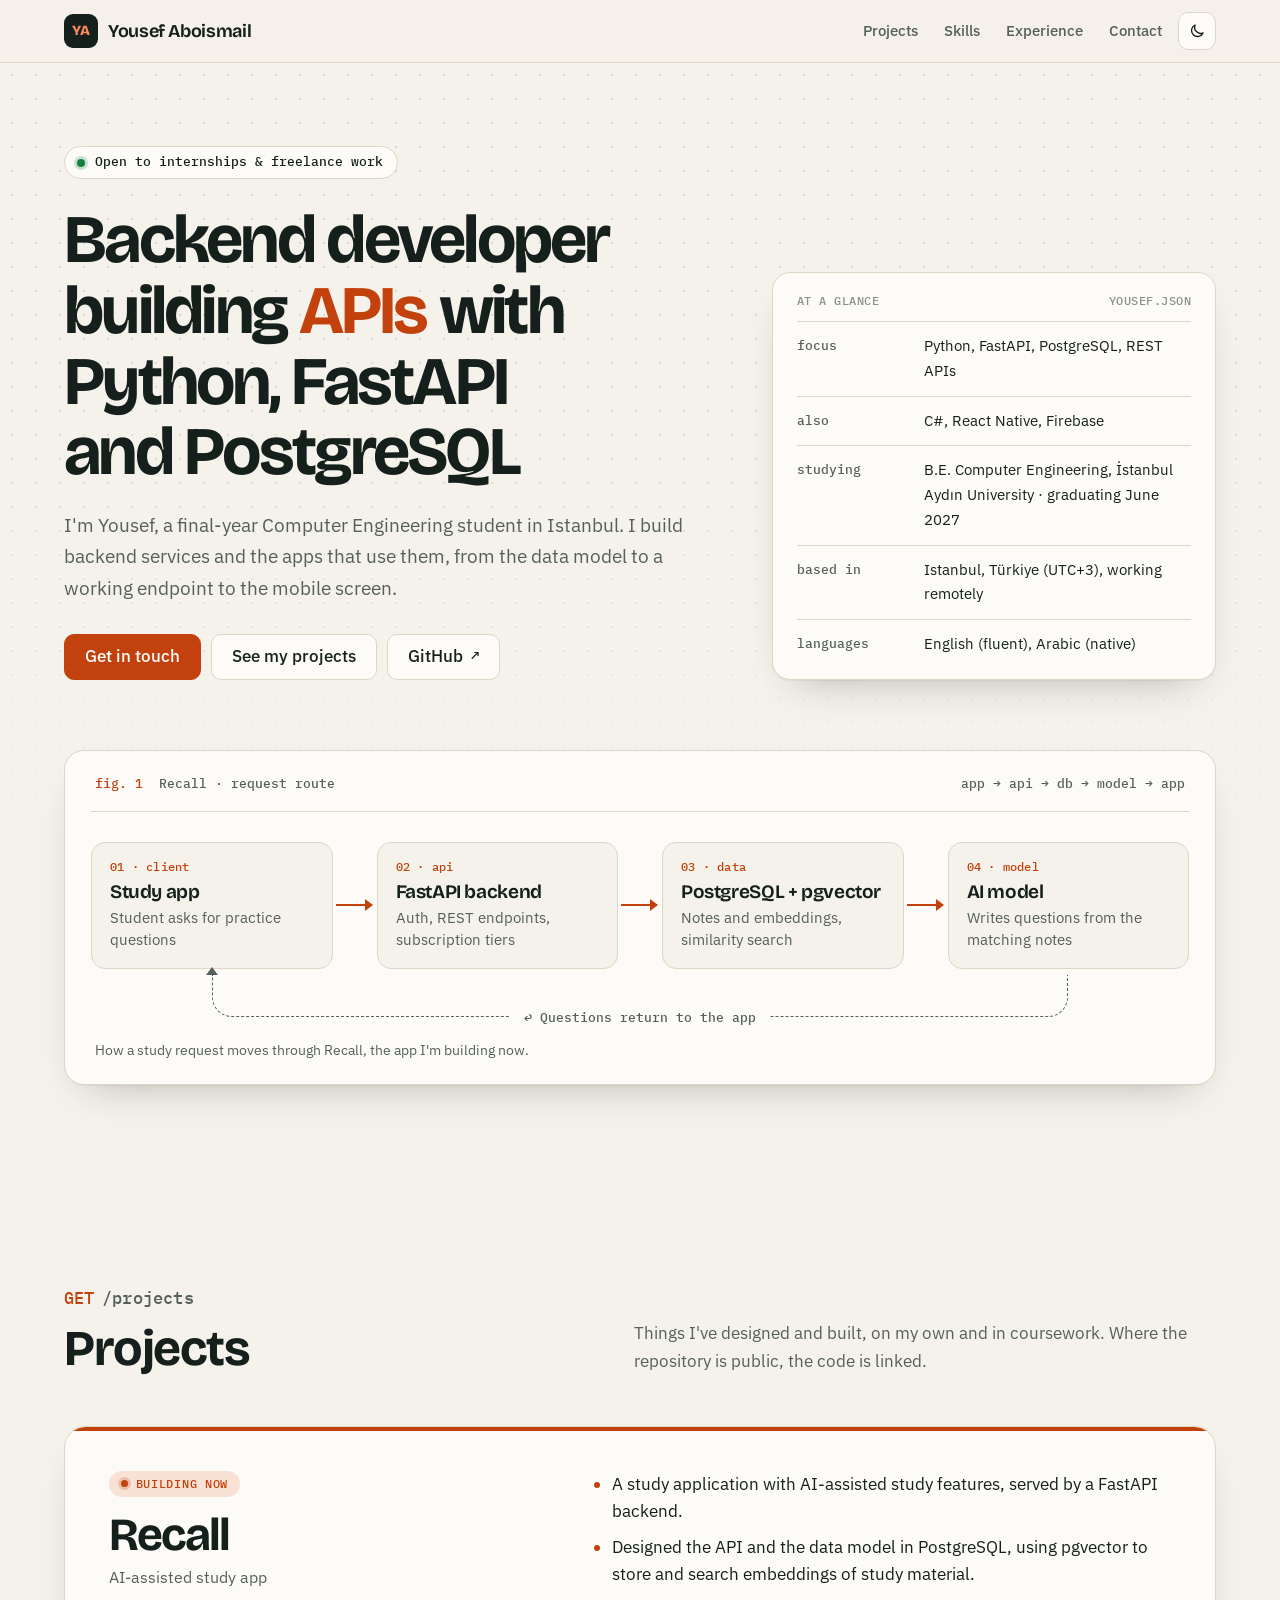
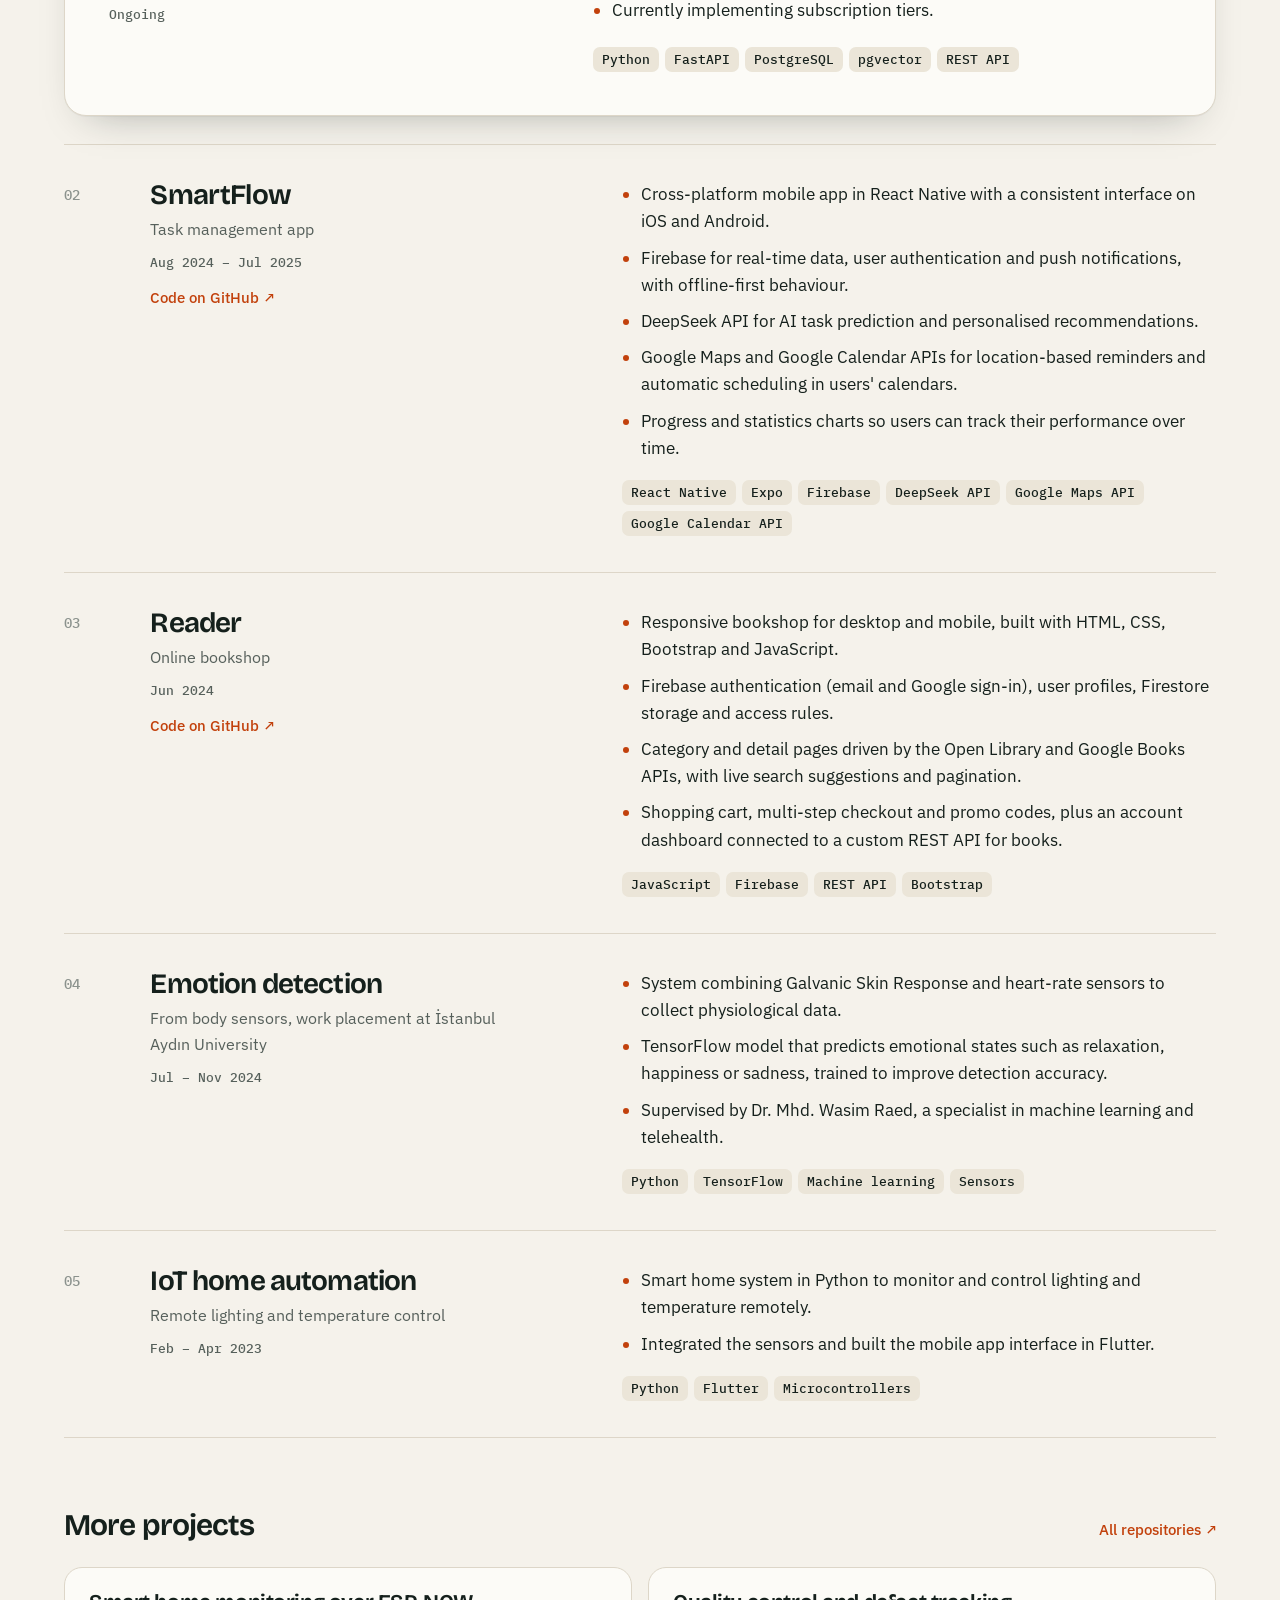
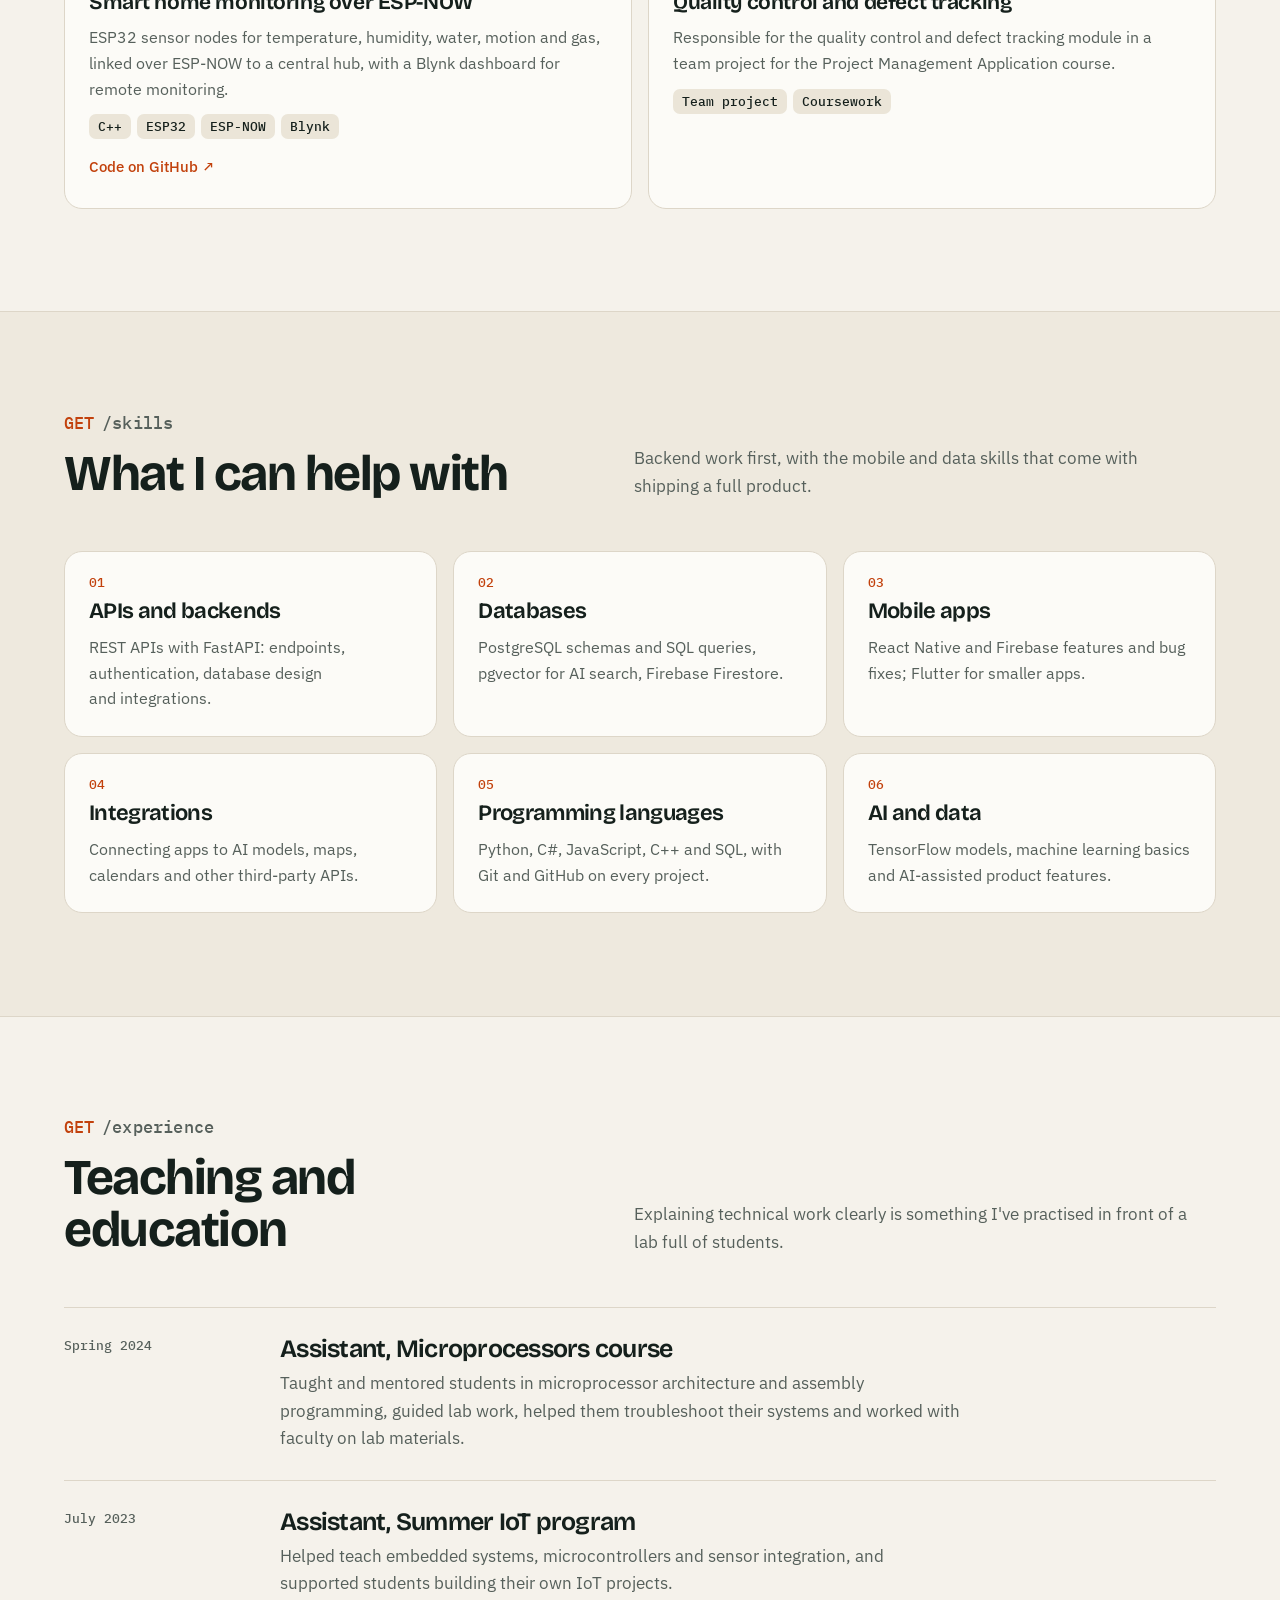
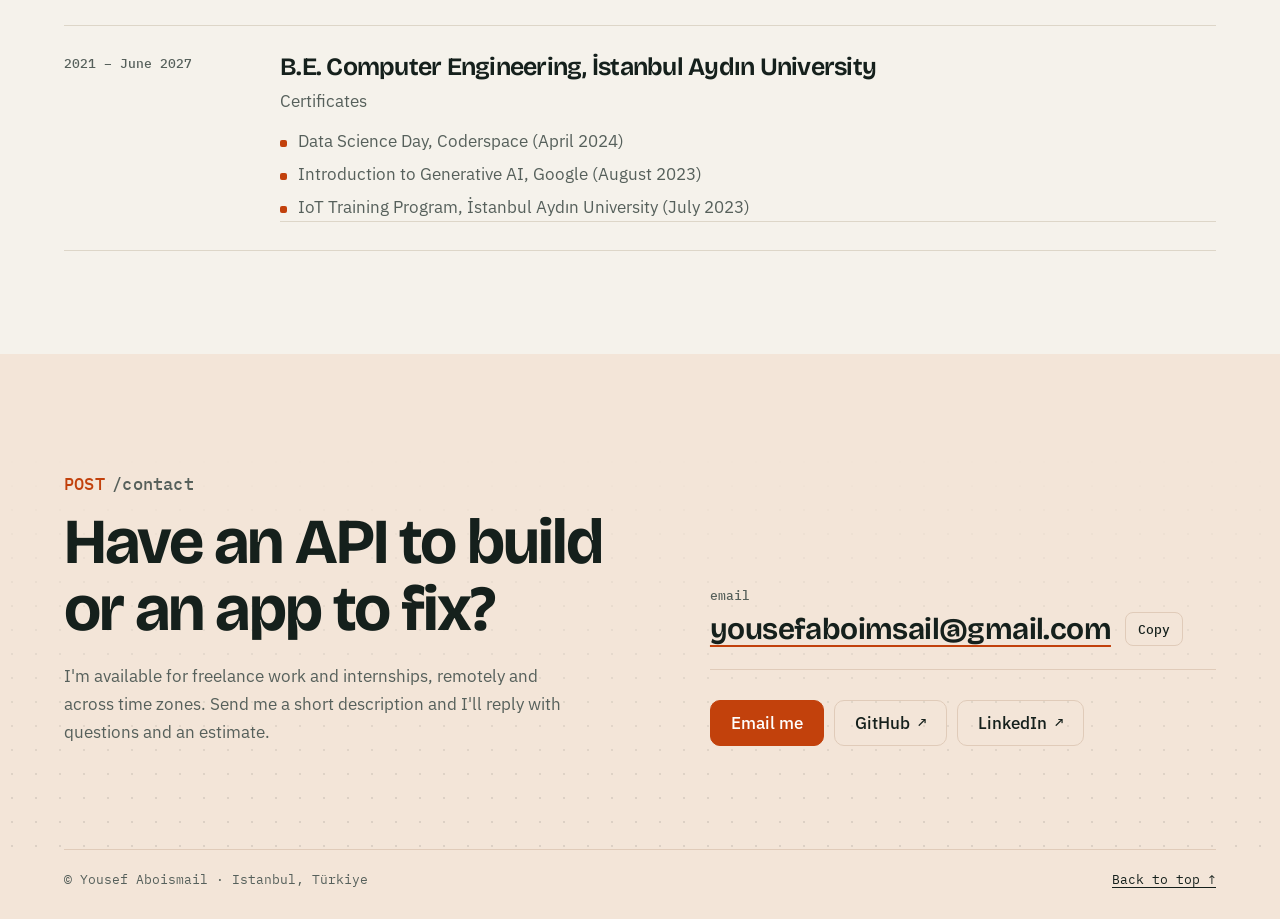
<file: index.html>
<!DOCTYPE html>
<html lang="en">
<head>
<meta charset="utf-8">
<meta name="viewport" content="width=device-width, initial-scale=1">
<title>Yousef Aboismail · Backend Developer (Python, FastAPI, PostgreSQL)</title>
<meta name="description" content="Yousef Aboismail is a backend developer in Istanbul building REST APIs with Python, FastAPI and PostgreSQL. Projects, skills, teaching experience and contact details.">
<meta name="author" content="Yousef Aboismail">
<link rel="canonical" href="https://yzoomx.github.io/">
<meta property="og:url" content="https://yzoomx.github.io/">
<meta name="theme-color" content="#f5f2eb" media="(prefers-color-scheme: light)">
<meta name="theme-color" content="#0e1311" media="(prefers-color-scheme: dark)">
<meta property="og:type" content="profile">
<meta property="og:title" content="Yousef Aboismail · Backend Developer">
<meta property="og:description" content="Backend developer building APIs with Python, FastAPI and PostgreSQL. Open to backend internships and freelance work.">
<meta property="profile:first_name" content="Yousef">
<meta property="profile:last_name" content="Aboismail">
<meta name="twitter:card" content="summary">
<link rel="icon" href="data:image/svg+xml,%3Csvg xmlns='http://www.w3.org/2000/svg' viewBox='0 0 64 64'%3E%3Crect width='64' height='64' rx='16' fill='%2315201c'/%3E%3Ctext x='32' y='42' font-family='Segoe UI,Arial,sans-serif' font-size='27' font-weight='800' fill='%23ff8a57' text-anchor='middle'%3EYA%3C/text%3E%3C/svg%3E">
<script>try{var t=localStorage.getItem('theme');if(t==='light'||t==='dark')document.documentElement.setAttribute('data-theme',t)}catch(e){}</script>
<link rel="preconnect" href="https://fonts.googleapis.com">
<link rel="preconnect" href="https://fonts.gstatic.com" crossorigin>
<link href="https://fonts.googleapis.com/css2?family=Bricolage+Grotesque:opsz,wght@12..96,500..800&family=IBM+Plex+Mono:wght@400;500&family=IBM+Plex+Sans:wght@400;500;600&display=swap" rel="stylesheet">
<script type="application/ld+json">
{
  "@context": "https://schema.org",
  "@type": "Person",
  "name": "Yousef Aboismail",
  "jobTitle": "Backend Developer",
  "email": "mailto:yousefaboimsail@gmail.com",
  "address": {"@type": "PostalAddress", "addressLocality": "Istanbul", "addressCountry": "TR"},
  "alumniOf": {"@type": "CollegeOrUniversity", "name": "İstanbul Aydın University"},
  "knowsLanguage": ["en", "ar"],
  "knowsAbout": ["Python", "FastAPI", "PostgreSQL", "pgvector", "REST APIs", "C#", "React Native", "Firebase", "TensorFlow"],
  "sameAs": ["https://github.com/yzoomx", "https://www.linkedin.com/in/yousef-aboismail-8574a1252/"]
}
</script>
<style>
/* VOICE   a backend developer's portfolio for clients and hiring teams: warm, exact, confident
   IDEA    an API reference you'd enjoy reading: sections are endpoints (GET /projects, POST /contact),
           the signature figure is a request trace through Recall
   COLOUR  warm paper #f5f2eb, green-black ink #15201c, vermilion accent #c2410c / #ff7d47 at night;
           night ground #0e1311
   TYPE    Bricolage Grotesque (display) · IBM Plex Sans (text) · IBM Plex Mono (labels)
   LAYOUT  laptop: intro + spec card side by side, trace figure full width; phone: one column */

/* ---------- Tokens ---------- */
:root{
  color-scheme:light;
  --bg:#f5f2eb;--bg-2:#eee9de;--surface:#fcfbf7;--ink:#15201c;--soft:#56605b;--faint:#8b928d;--rule:#ddd6c8;
  --accent:#c2410c;--on-accent:#ffffff;--tint:#f7e2d5;--chip:#ebe5d8;--dot:rgba(21,32,28,.13);--ok:#15803d;
  --shadow:0 1px 0 rgba(21,32,28,.04),0 18px 40px -24px rgba(21,32,28,.38);
  /* figure panel + contact band follow the theme: light here, dark below */
  --p-bg:#fcfbf7;--p-ink:#15201c;--p-soft:#56605b;--p-node:#f5f2eb;--p-node-hi:#f7e2d5;--p-rule:#ddd6c8;--p-accent:#c2410c;
  --band:#f3e5d8;--band-ink:#15201c;--band-soft:#56605b;--band-rule:#e0cbb9;--band-accent:#c2410c;--band-on-accent:#ffffff;--band-dot:rgba(21,32,28,.10);
  --logo-fg:#ff8a57;
  --nav-h:62px;
  --f-display:"Bricolage Grotesque","Segoe UI",system-ui,sans-serif;
  --f-text:"IBM Plex Sans",system-ui,-apple-system,"Segoe UI",sans-serif;
  --f-mono:"IBM Plex Mono",ui-monospace,SFMono-Regular,Consolas,monospace;
}
@media (prefers-color-scheme:dark){
  :root:not([data-theme=light]){
    color-scheme:dark;
    --bg:#0e1311;--bg-2:#121815;--surface:#161e1a;--ink:#ece7dc;--soft:#a6aea9;--faint:#6f7873;--rule:#27312c;
    --accent:#ff7d47;--on-accent:#140b06;--tint:#2b1b12;--chip:#1f2925;--dot:rgba(236,231,220,.07);--ok:#4ade80;
    --shadow:0 18px 40px -24px rgba(0,0,0,.75);
    --p-bg:#131a17;--p-ink:#efeae0;--p-soft:#a9b2ac;--p-node:#1a2420;--p-node-hi:#24332d;--p-rule:rgba(236,231,220,.12);--p-accent:#ff7d47;
    --band:#161e1a;--band-ink:#f5f2eb;--band-soft:#bfc6c1;--band-rule:#2a352f;--band-accent:#ff7d47;--band-on-accent:#140b06;--band-dot:rgba(239,234,224,.07);
    --logo-fg:#c2410c;
  }
}
:root[data-theme=dark]{
  color-scheme:dark;
  --bg:#0e1311;--bg-2:#121815;--surface:#161e1a;--ink:#ece7dc;--soft:#a6aea9;--faint:#6f7873;--rule:#27312c;
  --accent:#ff7d47;--on-accent:#140b06;--tint:#2b1b12;--chip:#1f2925;--dot:rgba(236,231,220,.07);--ok:#4ade80;
  --shadow:0 18px 40px -24px rgba(0,0,0,.75);
  --p-bg:#131a17;--p-ink:#efeae0;--p-soft:#a9b2ac;--p-node:#1a2420;--p-node-hi:#24332d;--p-rule:rgba(236,231,220,.12);--p-accent:#ff7d47;
  --band:#161e1a;--band-ink:#f5f2eb;--band-soft:#bfc6c1;--band-rule:#2a352f;--band-accent:#ff7d47;--band-on-accent:#140b06;--band-dot:rgba(239,234,224,.07);
    --logo-fg:#c2410c;
}

/* ---------- Base ---------- */
*{box-sizing:border-box;min-width:0}
html{scroll-padding-top:calc(var(--nav-h) + 16px);-webkit-text-size-adjust:100%}
@media (prefers-reduced-motion:no-preference){html{scroll-behavior:smooth}}
body{margin:0;background:var(--bg);color:var(--ink);font:16.5px/1.65 var(--f-text);overflow-x:clip;-webkit-font-smoothing:antialiased;transition:background-color .25s,color .25s}
a{color:var(--accent);text-underline-offset:3px;text-decoration-thickness:1px}
h1,h2,h3,h4{font-family:var(--f-display);font-weight:700;letter-spacing:-.03em;line-height:1.04;margin:0}
h1{font-size:clamp(38px,5.6vw,68px);letter-spacing:-.04em;text-wrap:balance}
h2{font-size:clamp(32px,4.2vw,50px);text-wrap:balance}
h3{font-size:clamp(23px,2.2vw,28px);font-weight:650}
h4{font-size:21px;font-weight:650;letter-spacing:-.02em}
p{margin:0;text-wrap:pretty}
ul,ol{margin:0}
::selection{background:var(--accent);color:var(--on-accent)}
.wrap{max-width:1200px;margin:0 auto}
.band{padding-block:clamp(56px,8vw,112px);padding-inline:max(5vw,16px)}
a:focus-visible,button:focus-visible{outline:2px solid var(--accent);outline-offset:3px;border-radius:6px}
.sr{position:absolute;width:1px;height:1px;margin:-1px;overflow:hidden;clip:rect(0 0 0 0);white-space:nowrap}
.mono{font-family:var(--f-mono)}

/* ---------- Skip link + nav ---------- */
.skip{position:absolute;left:12px;top:-60px;z-index:10;background:var(--ink);color:var(--bg);padding:10px 14px;border-radius:8px;font-weight:500;text-decoration:none}
.skip:focus{top:12px}
nav{position:sticky;top:0;z-index:5;background:color-mix(in srgb,var(--bg) 86%,transparent);-webkit-backdrop-filter:saturate(1.4) blur(10px);backdrop-filter:saturate(1.4) blur(10px);border-bottom:1px solid var(--rule)}
nav .wrap{display:flex;gap:16px;align-items:center;min-height:var(--nav-h);padding:0 max(5vw,16px);max-width:none}
nav .inner{display:flex;gap:16px;align-items:center;width:100%;max-width:1200px;margin:0 auto}
.brand{display:flex;align-items:center;gap:10px;color:var(--ink);text-decoration:none;flex:none;margin-right:auto}
.brand .logo{display:grid;place-items:center;width:34px;height:34px;border-radius:9px;background:var(--ink);color:var(--logo-fg);font:800 14px/1 var(--f-display);letter-spacing:-.01em}
.brand .full{font:650 18px/1 var(--f-display);letter-spacing:-.02em}
nav .links{display:flex;gap:4px 26px;font-size:15px;font-weight:500;overflow-x:auto;scrollbar-width:none}
nav .links::-webkit-scrollbar{display:none}
nav .links a{color:var(--soft);text-decoration:none;padding:10px 0;white-space:nowrap;position:relative}
nav .links a:hover{color:var(--ink)}
nav .links a[aria-current]{color:var(--ink)}
nav .links a[aria-current]::after{content:"";position:absolute;left:0;right:0;bottom:4px;height:2px;border-radius:2px;background:var(--accent)}
.theme{flex:none;display:grid;place-items:center;width:38px;height:38px;border-radius:10px;border:1px solid var(--rule);background:var(--surface);color:var(--ink);cursor:pointer;padding:0}
.theme:hover{border-color:var(--ink)}
.theme svg{width:18px;height:18px}
.theme .i-sun{display:none}
@media (prefers-color-scheme:dark){:root:not([data-theme=light]) .theme .i-sun{display:block}:root:not([data-theme=light]) .theme .i-moon{display:none}}
:root[data-theme=dark] .theme .i-sun{display:block}
:root[data-theme=dark] .theme .i-moon{display:none}

/* ---------- Hero ---------- */
.hero{position:relative;isolation:isolate;padding-top:clamp(44px,6.5vw,96px)}
.hero::before{content:"";position:absolute;inset:0;z-index:-1;background-image:radial-gradient(var(--dot) 1.2px,transparent 1.4px);background-size:24px 24px;-webkit-mask-image:linear-gradient(to bottom,#000 20%,transparent 78%);mask-image:linear-gradient(to bottom,#000 20%,transparent 78%)}
.hero .top{display:grid;grid-template-columns:minmax(0,1.45fr) minmax(0,1fr);gap:36px 64px;align-items:end}
.status{display:inline-flex;align-items:center;gap:10px;font:500 13px/1.3 var(--f-mono);color:var(--ink);border:1px solid var(--rule);background:var(--surface);border-radius:99px;padding:7px 14px 7px 12px;margin-bottom:26px}
.dot{width:8px;height:8px;border-radius:50%;background:var(--ok);box-shadow:0 0 0 3px color-mix(in srgb,var(--ok) 22%,transparent);flex:none}
.hl{color:var(--accent)}
.lede{font-size:clamp(17px,1.5vw,19px);color:var(--soft);max-width:58ch;margin-top:22px}
.btns{display:flex;flex-wrap:wrap;gap:10px;margin-top:30px}
.btn{display:inline-flex;align-items:center;gap:8px;min-height:46px;padding:0 20px;border-radius:10px;border:1px solid var(--rule);background:var(--surface);color:var(--ink);text-decoration:none;font-weight:500;transition:border-color .15s,background-color .15s,transform .15s}
.btn:hover{border-color:var(--ink)}
.btn.main{background:var(--accent);border-color:var(--accent);color:var(--on-accent)}
.btn.main:hover{background:color-mix(in srgb,var(--accent) 88%,var(--ink));border-color:color-mix(in srgb,var(--accent) 88%,var(--ink))}
.btn:active{transform:translateY(1px)}
.btn .arr{font-family:var(--f-mono);font-size:14px}

.spec{background:var(--surface);border:1px solid var(--rule);border-radius:18px;padding:22px 24px 10px;box-shadow:var(--shadow)}
.spec-h{display:flex;justify-content:space-between;align-items:center;font:500 12px/1 var(--f-mono);color:var(--faint);letter-spacing:.04em;text-transform:uppercase;padding-bottom:14px;border-bottom:1px solid var(--rule)}
.facts{margin:0}
.facts div{display:grid;grid-template-columns:7.2rem minmax(0,1fr);gap:12px;padding:12px 0;border-bottom:1px solid var(--rule);font-size:15px}
.facts div:last-child{border-bottom:0}
.facts dt{font:500 12.5px/1.9 var(--f-mono);color:var(--soft);text-transform:lowercase}
.facts dd{margin:0}

/* ---------- Trace figure (HTML, so text always fits) ---------- */
.figure{--g:30px;margin:clamp(40px,5.5vw,72px) 0 0;border-radius:20px;background:var(--p-bg);color:var(--p-ink);padding:18px 18px 18px;box-shadow:var(--shadow);border:1px solid var(--p-rule)}
.fig-h{display:flex;flex-wrap:wrap;justify-content:space-between;gap:6px 16px;font:500 12.5px/1.4 var(--f-mono);color:var(--p-soft);padding:2px 4px 18px;margin-bottom:22px;border-bottom:1px solid var(--p-rule)}
.fig-h b{color:var(--p-accent);font-weight:500}
.route{list-style:none;margin:0 auto;padding:0;display:grid;gap:var(--g);max-width:460px}
.node{position:relative;display:flex;flex-direction:column;gap:4px;background:var(--p-node);border:1px solid var(--p-rule);border-radius:14px;padding:16px 18px 17px;animation:lit 6s linear infinite}
.node .kick{font:500 12px/1.4 var(--f-mono);color:var(--p-accent);letter-spacing:.02em}
.node b{font:650 19px/1.25 var(--f-display);letter-spacing:-.02em;color:var(--p-ink)}
.node .sub{font-size:14.5px;color:var(--p-soft);line-height:1.5}
.link{position:absolute;left:30px;top:calc(100% + 4px);width:2px;height:calc(var(--g) - 8px);margin-left:-1px;background:var(--p-accent)}
.link::after{content:"";position:absolute;left:-5px;bottom:-1px;border:6px solid transparent;border-top:8px solid var(--p-accent);border-bottom:0}
.pulse{position:absolute;left:-5px;top:-6px;width:12px;height:12px;border-radius:50%;background:var(--p-accent);box-shadow:0 0 0 3px var(--p-bg),0 0 14px 2px var(--p-accent);opacity:0;animation:travel-y 6s linear infinite}
.node:nth-child(1){animation-name:lit-first}
.node:nth-child(2){animation-delay:1.2s}
.node:nth-child(3){animation-delay:2.4s}
.node:nth-child(4){animation-delay:3.6s}
.node:nth-child(1) .pulse{animation-delay:.6s}
.node:nth-child(2) .pulse{animation-delay:1.8s}
.node:nth-child(3) .pulse{animation-delay:3s}
.return{position:relative;max-width:460px;margin:var(--g) auto 0;border:1.5px dashed var(--p-soft);border-radius:12px;padding:10px 16px;font:500 13px/1.4 var(--f-mono);color:var(--p-soft);animation:lit-return 6s 4.2s linear infinite}
.return::before{content:"";position:absolute;left:30px;bottom:calc(100% + 4px);height:calc(var(--g) - 8px);border-left:1.5px dashed var(--p-soft);margin-left:-1px}
.return .pulse{display:none}
.figure figcaption{font-size:14px;color:var(--p-soft);margin:22px 4px 2px}
@keyframes lit{0%,9%{border-color:var(--p-accent);background-color:var(--p-node-hi)}13%,100%{border-color:var(--p-rule);background-color:var(--p-node)}}
@keyframes lit-first{0%,9%{border-color:var(--p-accent);background-color:var(--p-node-hi)}13%,86%{border-color:var(--p-rule);background-color:var(--p-node)}90%,100%{border-color:var(--p-accent);background-color:var(--p-node-hi)}}
@keyframes lit-return{0%,18%{border-color:var(--p-accent);color:var(--p-ink)}22%,100%{border-color:var(--p-soft);color:var(--p-soft)}}
@keyframes travel-y{0%{top:-6px;opacity:0}1%{opacity:1}10%{top:calc(100% - 6px);opacity:1}11%,100%{top:calc(100% - 6px);opacity:0}}
@keyframes travel-x{0%{left:-6px;opacity:0}1%{opacity:1}10%{left:calc(100% - 6px);opacity:1}11%,100%{left:calc(100% - 6px);opacity:0}}
@keyframes travel-back{0%{left:100%;top:0;opacity:0}1%{opacity:1}4%{left:100%;top:100%}16%{left:0;top:100%}19%{left:0;top:0;opacity:1}20%,100%{left:0;top:0;opacity:0}}

@media (min-width:900px){
  .figure{--g:44px;padding:22px 26px 20px}
  .fig-h{margin-bottom:30px}
  .route{grid-template-columns:repeat(4,minmax(0,1fr));max-width:none}
  .link{left:calc(100% + 4px);top:50%;width:calc(var(--g) - 8px);height:2px;margin:-1px 0 0}
  .link::after{left:auto;right:-1px;bottom:auto;top:-5px;border:6px solid transparent;border-left:8px solid var(--p-accent);border-right:0}
  .pulse{top:-5px;left:-6px;animation-name:travel-x}
  .return{max-width:none;height:42px;margin:6px calc((100% - 3 * var(--g)) / 8) 22px;padding:0;border-top:0;border-radius:0 0 20px 20px;animation:none}
  .return::before{left:-7px;bottom:auto;top:-8px;height:0;margin:0;border:6px solid transparent;border-bottom:8px solid var(--p-soft);border-top:0}
  .return span{position:absolute;left:50%;bottom:-11px;transform:translateX(-50%);background:var(--p-bg);padding:0 14px;white-space:nowrap}
  .return .pulse{display:block;transform:translate(-50%,-50%);animation:travel-back 6s 4.2s linear infinite}
}
@media (prefers-reduced-motion:reduce){
  .pulse,.return .pulse{display:none}
  .node,.return{animation:none}
  body,.btn,.card{transition:none}
}

/* ---------- Section heads ---------- */
.sec-head{display:grid;grid-template-columns:minmax(0,1fr) minmax(0,1.15fr);gap:16px 64px;align-items:end;margin-bottom:clamp(32px,4vw,52px)}
.kicker{font:500 13px/1 var(--f-mono);color:var(--soft);margin-bottom:16px;letter-spacing:.01em}
.kicker b{color:var(--accent);font-weight:500;margin-right:.45em}
.sec-head p{color:var(--soft);max-width:56ch;font-size:17px}
.alt{background:var(--bg-2);border-block:1px solid var(--rule)}

/* ---------- Projects ---------- */
.chips{display:flex;flex-wrap:wrap;gap:6px;list-style:none;padding:0}
.chips li{font:500 12.5px/1.2 var(--f-mono);padding:5px 9px;border-radius:7px;background:var(--chip);color:var(--ink);white-space:nowrap}
.pts{padding-left:1.15em;display:grid;gap:9px}
.pts li::marker{color:var(--accent)}
.what{color:var(--soft);font-size:16px;margin-top:6px}
.when{font:500 13px/1.5 var(--f-mono);color:var(--soft)}
.code{display:inline-flex;align-items:center;gap:6px;font-weight:500;font-size:15px;text-decoration:none;color:var(--accent);padding:4px 0}
.code:hover{text-decoration:underline}
.code .arr{font-family:var(--f-mono)}

.feature{position:relative;overflow:hidden;display:grid;grid-template-columns:minmax(0,1fr) minmax(0,1.35fr);gap:24px 56px;background:var(--surface);border:1px solid var(--rule);border-radius:22px;padding:clamp(24px,3.4vw,44px);box-shadow:var(--shadow)}
.feature::before{content:"";position:absolute;inset:0 0 auto;height:4px;background:var(--accent)}
.feature .meta{display:flex;flex-direction:column;align-items:flex-start;gap:14px;position:relative}
.feature h3{font-size:clamp(32px,3.6vw,46px);font-weight:700;letter-spacing:-.035em}
.feature .body{display:grid;gap:22px;align-content:start;position:relative}
.badge{display:inline-flex;align-items:center;gap:8px;font:500 12px/1 var(--f-mono);text-transform:uppercase;letter-spacing:.06em;color:var(--accent);background:var(--tint);border-radius:99px;padding:7px 12px}
.badge .dot{width:7px;height:7px;background:var(--accent);box-shadow:0 0 0 3px color-mix(in srgb,var(--accent) 22%,transparent)}

.list{margin-top:clamp(18px,2.5vw,28px)}
.proj{display:grid;grid-template-columns:3.4rem minmax(0,1fr) minmax(0,1.35fr);gap:14px 32px;padding:clamp(26px,3vw,36px) 0;border-top:1px solid var(--rule)}
.proj:last-child{border-bottom:1px solid var(--rule)}
.idx{font:500 14px/2 var(--f-mono);color:var(--faint)}
.proj .meta{display:flex;flex-direction:column;align-items:flex-start;gap:10px}
.proj .body{display:grid;gap:18px;align-content:start}

.sub-head{display:flex;align-items:baseline;justify-content:space-between;gap:12px;margin:clamp(48px,6vw,72px) 0 20px}
.sub-head h3{font-size:clamp(24px,2.4vw,30px)}
.more{display:grid;grid-template-columns:repeat(auto-fit,minmax(min(100%,300px),1fr));gap:16px}
.card{display:flex;flex-direction:column;gap:12px;border:1px solid var(--rule);border-radius:18px;padding:24px;background:var(--surface);transition:transform .2s,border-color .2s,box-shadow .2s}
.card:hover{transform:translateY(-3px);border-color:color-mix(in srgb,var(--accent) 45%,var(--rule));box-shadow:var(--shadow)}
.card p{color:var(--soft);font-size:15.5px}
.card .code{margin-top:auto}

/* ---------- Skills ---------- */
.skills{display:grid;grid-template-columns:repeat(auto-fit,minmax(min(100%,300px),1fr));gap:16px}
.skills .card h3{font-size:22px}
.skills .num{font:500 12.5px/1 var(--f-mono);color:var(--accent)}

/* ---------- Experience ---------- */
.tl{list-style:none;padding:0}
.tl li{display:grid;grid-template-columns:11rem minmax(0,1fr);gap:8px 40px;padding:28px 0;border-top:1px solid var(--rule)}
.tl li:last-child{border-bottom:1px solid var(--rule)}
.tl h3{font-size:clamp(21px,2vw,25px);margin-bottom:8px}
.tl p{color:var(--soft);max-width:68ch}
.certs{list-style:none;padding:0;display:grid;gap:6px;margin-top:12px}
.certs li{display:block;padding:0 0 0 18px;border:0;position:relative;color:var(--soft)}
.certs li::before{content:"";position:absolute;left:0;top:.72em;width:7px;height:7px;border-radius:2px;background:var(--accent)}

/* ---------- Contact band + footer ---------- */
.contact-band{background:var(--band);color:var(--band-ink);position:relative;isolation:isolate;overflow:hidden}
.contact-band::before{content:"";position:absolute;inset:0;z-index:-1;background-image:radial-gradient(var(--band-dot) 1.2px,transparent 1.4px);background-size:24px 24px;-webkit-mask-image:linear-gradient(to top,#000 10%,transparent 80%);mask-image:linear-gradient(to top,#000 10%,transparent 80%)}
.contact-band .kicker{color:var(--band-soft)}
.contact-band .kicker b{color:var(--band-accent)}
.contact-band h2{color:var(--band-ink);font-size:clamp(36px,5.2vw,64px);max-width:14ch}
.contact-band .cols{display:grid;grid-template-columns:minmax(0,1.15fr) minmax(0,1fr);gap:36px 64px;align-items:end}
.contact-band p{color:var(--band-soft);margin-top:20px;max-width:50ch;font-size:17px}
.contact .l{display:block;font:500 12.5px/1 var(--f-mono);color:var(--band-soft);text-transform:lowercase;margin-bottom:10px}
.mail{display:flex;flex-wrap:wrap;align-items:center;gap:10px 14px;padding-bottom:22px;border-bottom:1px solid var(--band-rule)}
.mail a{font:650 clamp(21px,2.6vw,30px)/1.2 var(--f-display);letter-spacing:-.02em;color:var(--band-ink);text-decoration:underline;text-decoration-color:var(--band-accent);text-decoration-thickness:2px;text-underline-offset:6px;overflow-wrap:anywhere}
.mail a:hover{color:var(--band-accent)}
.copy{font:500 13px/1 var(--f-mono);color:var(--band-ink);background:transparent;border:1px solid var(--band-rule);border-radius:8px;min-height:34px;padding:0 12px;cursor:pointer}
.copy:hover{border-color:var(--band-ink)}
.contact-band .btn{background:transparent;border-color:var(--band-rule);color:var(--band-ink)}
.contact-band .btn:hover{border-color:var(--band-ink)}
.contact-band .btn.main{background:var(--band-accent);border-color:var(--band-accent);color:var(--band-on-accent)}
.contact-band .btn.main:hover{background:color-mix(in srgb,var(--band-accent) 86%,var(--band-ink));border-color:color-mix(in srgb,var(--band-accent) 86%,var(--band-ink))}
.contact-band a:focus-visible,.contact-band button:focus-visible{outline-color:var(--band-accent)}
.foot{background:var(--band);color:var(--band-soft);font:400 13px/1.5 var(--f-mono);padding:0 max(5vw,16px) 30px}
.foot .wrap{display:flex;flex-wrap:wrap;justify-content:space-between;gap:8px 24px;border-top:1px solid var(--band-rule);padding-top:20px}
.foot a{color:var(--band-ink)}

/* ---------- Responsive ---------- */
@media (max-width:900px){
  .hero .top,.sec-head,.feature,.contact-band .cols{grid-template-columns:minmax(0,1fr)}
  .proj{grid-template-columns:2.6rem minmax(0,1fr)}
  .proj .body{grid-column:2}
  .tl li{grid-template-columns:minmax(0,1fr)}
}
@media (max-width:600px){
  :root{--nav-h:56px}
  .brand .full{display:none}
  nav .inner{gap:12px}
  nav .links{gap:2px 12px;font-size:14px}
  .theme{width:36px;height:36px}
  .proj{grid-template-columns:minmax(0,1fr);gap:12px}
  .proj .body{grid-column:auto}
  .idx{line-height:1}
  .spec{padding:18px 18px 6px}
  .facts div{grid-template-columns:6.2rem minmax(0,1fr)}
  .figure{padding:16px 14px 16px;border-radius:16px}
  .card{padding:20px}
}
@media (max-width:370px){nav .links{gap:2px 9px;font-size:13px}nav .inner{gap:8px}}

/* ---------- Print: a clean light copy for saving as PDF ---------- */
@media print{
  :root,:root:not([data-theme=light]),:root[data-theme=dark]{
    color-scheme:light;--bg:#fff;--bg-2:#fff;--surface:#fff;--ink:#000;--soft:#333;--faint:#777;--rule:#ccc;--accent:#c2410c;--chip:#f0ede6;--shadow:none;
    --p-bg:#fff;--p-ink:#000;--p-soft:#444;--p-node:#fff;--p-node-hi:#fff;--p-rule:#bbb;--p-accent:#c2410c;
    --band:#fff;--band-ink:#000;--band-soft:#333;--band-rule:#ccc;--band-accent:#c2410c;
  }
  nav,.skip,.pulse,.copy,.btns,.status,.theme,.hero::before,.contact-band::before,.feature .big{display:none!important}
  .node,.return{animation:none!important}
  body{font-size:11pt}
  .band{padding-block:20px}
  .feature,.proj,.card,.node,.tl li{break-inside:avoid}
  .contact a[href^="http"]::after{content:" (" attr(href) ")";font-size:9pt;color:#555}
}
</style>
</head>
<body>
<a class="skip" href="#main">Skip to content</a>

<nav aria-label="Main">
  <div class="wrap">
    <div class="inner">
      <a class="brand" href="#top" aria-label="Yousef Aboismail, back to top"><span class="logo" aria-hidden="true">YA</span><span class="full">Yousef Aboismail</span></a>
      <div class="links">
        <a href="#work">Projects</a>
        <a href="#skills">Skills</a>
        <a href="#experience">Experience</a>
        <a href="#contact">Contact</a>
      </div>
      <button class="theme" id="theme" type="button" aria-label="Switch colour theme">
        <svg class="i-moon" viewBox="0 0 24 24" fill="none" stroke="currentColor" stroke-width="1.8" stroke-linecap="round" stroke-linejoin="round" aria-hidden="true"><path d="M20 14.5A8 8 0 0 1 9.5 4a8 8 0 1 0 10.5 10.5Z"/></svg>
        <svg class="i-sun" viewBox="0 0 24 24" fill="none" stroke="currentColor" stroke-width="1.8" stroke-linecap="round" aria-hidden="true"><circle cx="12" cy="12" r="4"/><path d="M12 2.5v2M12 19.5v2M4.6 4.6l1.4 1.4M18 18l1.4 1.4M2.5 12h2M19.5 12h2M4.6 19.4 6 18M18 6l1.4-1.4"/></svg>
      </button>
    </div>
  </div>
</nav>

<main id="main">
<header class="band hero" id="top">
  <div class="wrap">
    <div class="top">
      <div>
        <p class="status"><span class="dot" aria-hidden="true"></span>Open to internships &amp; freelance work</p>
        <h1>Backend developer building <span class="hl">APIs</span> with Python, FastAPI and PostgreSQL</h1>
        <p class="lede">I'm Yousef, a final-year Computer Engineering student in Istanbul. I build backend services and the apps that use them, from the data model to a working endpoint to the mobile screen.</p>
        <div class="btns">
          <a class="btn main" href="#contact">Get in touch</a>
          <a class="btn" href="#work">See my projects</a>
          <a class="btn" href="https://github.com/yzoomx" rel="me">GitHub <span class="arr" aria-hidden="true">↗</span></a>
        </div>
      </div>
      <aside class="spec" aria-label="At a glance">
        <div class="spec-h"><span>At a glance</span><span aria-hidden="true">yousef.json</span></div>
        <dl class="facts">
          <div><dt>focus</dt><dd>Python, FastAPI, PostgreSQL, REST APIs</dd></div>
          <div><dt>also</dt><dd>C#, React Native, Firebase</dd></div>
          <div><dt>studying</dt><dd>B.E. Computer Engineering, İstanbul Aydın University · graduating June 2027</dd></div>
          <div><dt>based in</dt><dd>Istanbul, Türkiye (UTC+3), working remotely</dd></div>
          <div><dt>languages</dt><dd>English (fluent), Arabic (native)</dd></div>
        </dl>
      </aside>
    </div>

    <figure class="figure">
      <div class="fig-h"><span><b>fig. 1</b> &nbsp;Recall · request route</span><span>app → api → db → model → app</span></div>
      <ol class="route" aria-label="How a request travels through Recall">
        <li class="node"><span class="kick">01 · client</span><b>Study app</b><span class="sub">Student asks for practice questions</span><span class="link" aria-hidden="true"><span class="pulse"></span></span></li>
        <li class="node"><span class="kick">02 · api</span><b>FastAPI backend</b><span class="sub">Auth, REST endpoints, subscription tiers</span><span class="link" aria-hidden="true"><span class="pulse"></span></span></li>
        <li class="node"><span class="kick">03 · data</span><b>PostgreSQL + pgvector</b><span class="sub">Notes and embeddings, similarity search</span><span class="link" aria-hidden="true"><span class="pulse"></span></span></li>
        <li class="node"><span class="kick">04 · model</span><b>AI model</b><span class="sub">Writes questions from the matching notes</span></li>
      </ol>
      <p class="return"><span>↩ Questions return to the app</span><i class="pulse" aria-hidden="true"></i></p>
      <figcaption>How a study request moves through Recall, the app I'm building now.</figcaption>
    </figure>
  </div>
</header>

<section class="band" id="work" aria-labelledby="work-h">
  <div class="wrap">
    <div class="sec-head">
      <div><p class="kicker"><b>GET</b>/projects</p><h2 id="work-h">Projects</h2></div>
      <p>Things I've designed and built, on my own and in coursework. Where the repository is public, the code is linked.</p>
    </div>

    <article class="feature">
      <div class="meta">
        <span class="badge"><span class="dot" aria-hidden="true"></span>Building now</span>
        <div>
          <h3>Recall</h3>
          <p class="what">AI-assisted study app</p>
        </div>
        <span class="when">Ongoing</span>
      </div>
      <div class="body">
        <ul class="pts">
          <li>A study application with AI-assisted study features, served by a FastAPI backend.</li>
          <li>Designed the API and the data model in PostgreSQL, using pgvector to store and search embeddings of study material.</li>
          <li>Currently implementing subscription tiers.</li>
        </ul>
        <ul class="chips" aria-label="Technologies"><li>Python</li><li>FastAPI</li><li>PostgreSQL</li><li>pgvector</li><li>REST API</li></ul>
      </div>
    </article>

    <div class="list">
      <article class="proj">
        <span class="idx" aria-hidden="true">02</span>
        <div class="meta">
          <div><h3>SmartFlow</h3><p class="what">Task management app</p></div>
          <span class="when">Aug 2024 – Jul 2025</span>
          <a class="code" href="https://github.com/yzoomx/SmartFlow-main">Code on GitHub <span class="arr" aria-hidden="true">↗</span></a>
        </div>
        <div class="body">
          <ul class="pts">
            <li>Cross-platform mobile app in React Native with a consistent interface on iOS and Android.</li>
            <li>Firebase for real-time data, user authentication and push notifications, with offline-first behaviour.</li>
            <li>DeepSeek API for AI task prediction and personalised recommendations.</li>
            <li>Google Maps and Google Calendar APIs for location-based reminders and automatic scheduling in users' calendars.</li>
            <li>Progress and statistics charts so users can track their performance over time.</li>
          </ul>
          <ul class="chips" aria-label="Technologies"><li>React Native</li><li>Expo</li><li>Firebase</li><li>DeepSeek API</li><li>Google Maps API</li><li>Google Calendar API</li></ul>
        </div>
      </article>

      <article class="proj">
        <span class="idx" aria-hidden="true">03</span>
        <div class="meta">
          <div><h3>Reader</h3><p class="what">Online bookshop</p></div>
          <span class="when">Jun 2024</span>
          <a class="code" href="https://github.com/yzoomx/bookstore">Code on GitHub <span class="arr" aria-hidden="true">↗</span></a>
        </div>
        <div class="body">
          <ul class="pts">
            <li>Responsive bookshop for desktop and mobile, built with HTML, CSS, Bootstrap and JavaScript.</li>
            <li>Firebase authentication (email and Google sign-in), user profiles, Firestore storage and access rules.</li>
            <li>Category and detail pages driven by the Open Library and Google Books APIs, with live search suggestions and pagination.</li>
            <li>Shopping cart, multi-step checkout and promo codes, plus an account dashboard connected to a custom REST API for books.</li>
          </ul>
          <ul class="chips" aria-label="Technologies"><li>JavaScript</li><li>Firebase</li><li>REST API</li><li>Bootstrap</li></ul>
        </div>
      </article>

      <article class="proj">
        <span class="idx" aria-hidden="true">04</span>
        <div class="meta">
          <div><h3>Emotion detection</h3><p class="what">From body sensors, work placement at İstanbul Aydın University</p></div>
          <span class="when">Jul – Nov 2024</span>
        </div>
        <div class="body">
          <ul class="pts">
            <li>System combining Galvanic Skin Response and heart-rate sensors to collect physiological data.</li>
            <li>TensorFlow model that predicts emotional states such as relaxation, happiness or sadness, trained to improve detection accuracy.</li>
            <li>Supervised by Dr. Mhd. Wasim Raed, a specialist in machine learning and telehealth.</li>
          </ul>
          <ul class="chips" aria-label="Technologies"><li>Python</li><li>TensorFlow</li><li>Machine learning</li><li>Sensors</li></ul>
        </div>
      </article>

      <article class="proj">
        <span class="idx" aria-hidden="true">05</span>
        <div class="meta">
          <div><h3>IoT home automation</h3><p class="what">Remote lighting and temperature control</p></div>
          <span class="when">Feb – Apr 2023</span>
        </div>
        <div class="body">
          <ul class="pts">
            <li>Smart home system in Python to monitor and control lighting and temperature remotely.</li>
            <li>Integrated the sensors and built the mobile app interface in Flutter.</li>
          </ul>
          <ul class="chips" aria-label="Technologies"><li>Python</li><li>Flutter</li><li>Microcontrollers</li></ul>
        </div>
      </article>
    </div>

    <div class="sub-head"><h3>More projects</h3><a class="code" href="https://github.com/yzoomx">All repositories <span class="arr" aria-hidden="true">↗</span></a></div>
    <div class="more">
      <article class="card">
        <h4>Smart home monitoring over ESP-NOW</h4>
        <p>ESP32 sensor nodes for temperature, humidity, water, motion and gas, linked over ESP-NOW to a central hub, with a Blynk dashboard for remote monitoring.</p>
        <ul class="chips" aria-label="Technologies"><li>C++</li><li>ESP32</li><li>ESP-NOW</li><li>Blynk</li></ul>
        <a class="code" href="https://github.com/yzoomx/Monitoring-system-using-ESP-NOW-and-BLYNK">Code on GitHub <span class="arr" aria-hidden="true">↗</span></a>
      </article>
      <article class="card">
        <h4>Quality control and defect tracking</h4>
        <p>Responsible for the quality control and defect tracking module in a team project for the Project Management Application course.</p>
        <ul class="chips" aria-label="Context"><li>Team project</li><li>Coursework</li></ul>
      </article>
    </div>
  </div>
</section>

<section class="band alt" id="skills" aria-labelledby="skills-h">
  <div class="wrap">
    <div class="sec-head">
      <div><p class="kicker"><b>GET</b>/skills</p><h2 id="skills-h">What I can help with</h2></div>
      <p>Backend work first, with the mobile and data skills that come with shipping a full product.</p>
    </div>
    <div class="skills">
      <div class="card"><span class="num">01</span><h3>APIs and backends</h3><p>REST APIs with FastAPI: endpoints, authentication, database design and integrations.</p></div>
      <div class="card"><span class="num">02</span><h3>Databases</h3><p>PostgreSQL schemas and SQL queries, pgvector for AI search, Firebase Firestore.</p></div>
      <div class="card"><span class="num">03</span><h3>Mobile apps</h3><p>React Native and Firebase features and bug fixes; Flutter for smaller apps.</p></div>
      <div class="card"><span class="num">04</span><h3>Integrations</h3><p>Connecting apps to AI models, maps, calendars and other third-party APIs.</p></div>
      <div class="card"><span class="num">05</span><h3>Programming languages</h3><p>Python, C#, JavaScript, C++ and SQL, with Git and GitHub on every project.</p></div>
      <div class="card"><span class="num">06</span><h3>AI and data</h3><p>TensorFlow models, machine learning basics and AI-assisted product features.</p></div>
    </div>
  </div>
</section>

<section class="band" id="experience" aria-labelledby="exp-h">
  <div class="wrap">
    <div class="sec-head">
      <div><p class="kicker"><b>GET</b>/experience</p><h2 id="exp-h">Teaching and education</h2></div>
      <p>Explaining technical work clearly is something I've practised in front of a lab full of students.</p>
    </div>
    <ol class="tl">
      <li>
        <span class="when">Spring 2024</span>
        <div><h3>Assistant, Microprocessors course</h3><p>Taught and mentored students in microprocessor architecture and assembly programming, guided lab work, helped them troubleshoot their systems and worked with faculty on lab materials.</p></div>
      </li>
      <li>
        <span class="when">July 2023</span>
        <div><h3>Assistant, Summer IoT program</h3><p>Helped teach embedded systems, microcontrollers and sensor integration, and supported students building their own IoT projects.</p></div>
      </li>
      <li>
        <span class="when">2021 – June 2027</span>
        <div>
          <h3>B.E. Computer Engineering, İstanbul Aydın University</h3>
          <p>Certificates</p>
          <ul class="certs">
            <li>Data Science Day, Coderspace (April 2024)</li>
            <li>Introduction to Generative AI, Google (August 2023)</li>
            <li>IoT Training Program, İstanbul Aydın University (July 2023)</li>
          </ul>
        </div>
      </li>
    </ol>
  </div>
</section>

<section class="band contact-band" id="contact" aria-labelledby="contact-h">
  <div class="wrap">
    <p class="kicker"><b>POST</b>/contact</p>
    <div class="cols">
      <div>
        <h2 id="contact-h">Have an API to build or an app to fix?</h2>
        <p>I'm available for freelance work and internships, remotely and across time zones. Send me a short description and I'll reply with questions and an estimate.</p>
      </div>
      <div class="contact">
        <span class="l">email</span>
        <div class="mail"><a id="email" href="mailto:yousefaboimsail@gmail.com?subject=Project%20enquiry">yousefaboimsail@gmail.com</a><button class="copy" type="button" data-copy="yousefaboimsail@gmail.com" aria-describedby="email">Copy</button></div>
        <div class="btns">
          <a class="btn main" href="mailto:yousefaboimsail@gmail.com?subject=Project%20enquiry">Email me</a>
          <a class="btn" href="https://github.com/yzoomx" rel="me">GitHub <span class="arr" aria-hidden="true">↗</span></a>
          <a class="btn" href="https://www.linkedin.com/in/yousef-aboismail-8574a1252/" rel="me">LinkedIn <span class="arr" aria-hidden="true">↗</span></a>
        </div>
      </div>
    </div>
  </div>
</section>
</main>

<footer class="foot">
  <div class="wrap">
    <span>© Yousef Aboismail · Istanbul, Türkiye</span>
    <a href="#top">Back to top ↑</a>
  </div>
</footer>
<p class="sr" aria-live="polite" id="live"></p>

<script>
/* Light / dark toggle: follows the system until the visitor picks one */
(() => {
  const root = document.documentElement;
  const btn = document.getElementById('theme');
  const mq = window.matchMedia('(prefers-color-scheme: dark)');
  const isDark = () => root.dataset.theme ? root.dataset.theme === 'dark' : mq.matches;
  const label = () => btn.setAttribute('aria-label', isDark() ? 'Switch to light theme' : 'Switch to dark theme');
  label();
  btn.addEventListener('click', () => {
    const next = isDark() ? 'light' : 'dark';
    root.dataset.theme = next;
    try { localStorage.setItem('theme', next); } catch (e) {}
    label();
  });
  if (mq.addEventListener) mq.addEventListener('change', label);
})();

/* Copy the email address, with a selection fallback when the clipboard is blocked */
document.querySelectorAll('[data-copy]').forEach(btn => {
  btn.addEventListener('click', async () => {
    let msg = 'Copied';
    try {
      await navigator.clipboard.writeText(btn.dataset.copy);
    } catch (e) {
      try {
        const range = document.createRange();
        range.selectNodeContents(document.getElementById('email'));
        const sel = window.getSelection();
        sel.removeAllRanges();
        sel.addRange(range);
        msg = 'Selected, press Ctrl+C';
      } catch (e2) { msg = 'Copy failed'; }
    }
    btn.textContent = msg;
    document.getElementById('live').textContent = msg === 'Copied' ? 'Email address copied' : msg;
    clearTimeout(btn._t);
    btn._t = setTimeout(() => { btn.textContent = 'Copy'; }, 2200);
  });
});

/* Underline the nav link for the section in view */
(() => {
  if (!('IntersectionObserver' in window)) return;
  const links = [...document.querySelectorAll('nav .links a')];
  const byId = new Map(links.map(a => [a.hash.slice(1), a]));
  const io = new IntersectionObserver(entries => {
    entries.forEach(e => {
      if (!e.isIntersecting) return;
      links.forEach(a => a.removeAttribute('aria-current'));
      const a = byId.get(e.target.id);
      if (a) a.setAttribute('aria-current', 'true');
    });
  }, { rootMargin: '-45% 0px -50% 0px' });
  ['top', 'work', 'skills', 'experience', 'contact'].forEach(id => {
    const el = document.getElementById(id);
    if (el) io.observe(el);
  });
})();
</script>
</body>
</html>
</file>
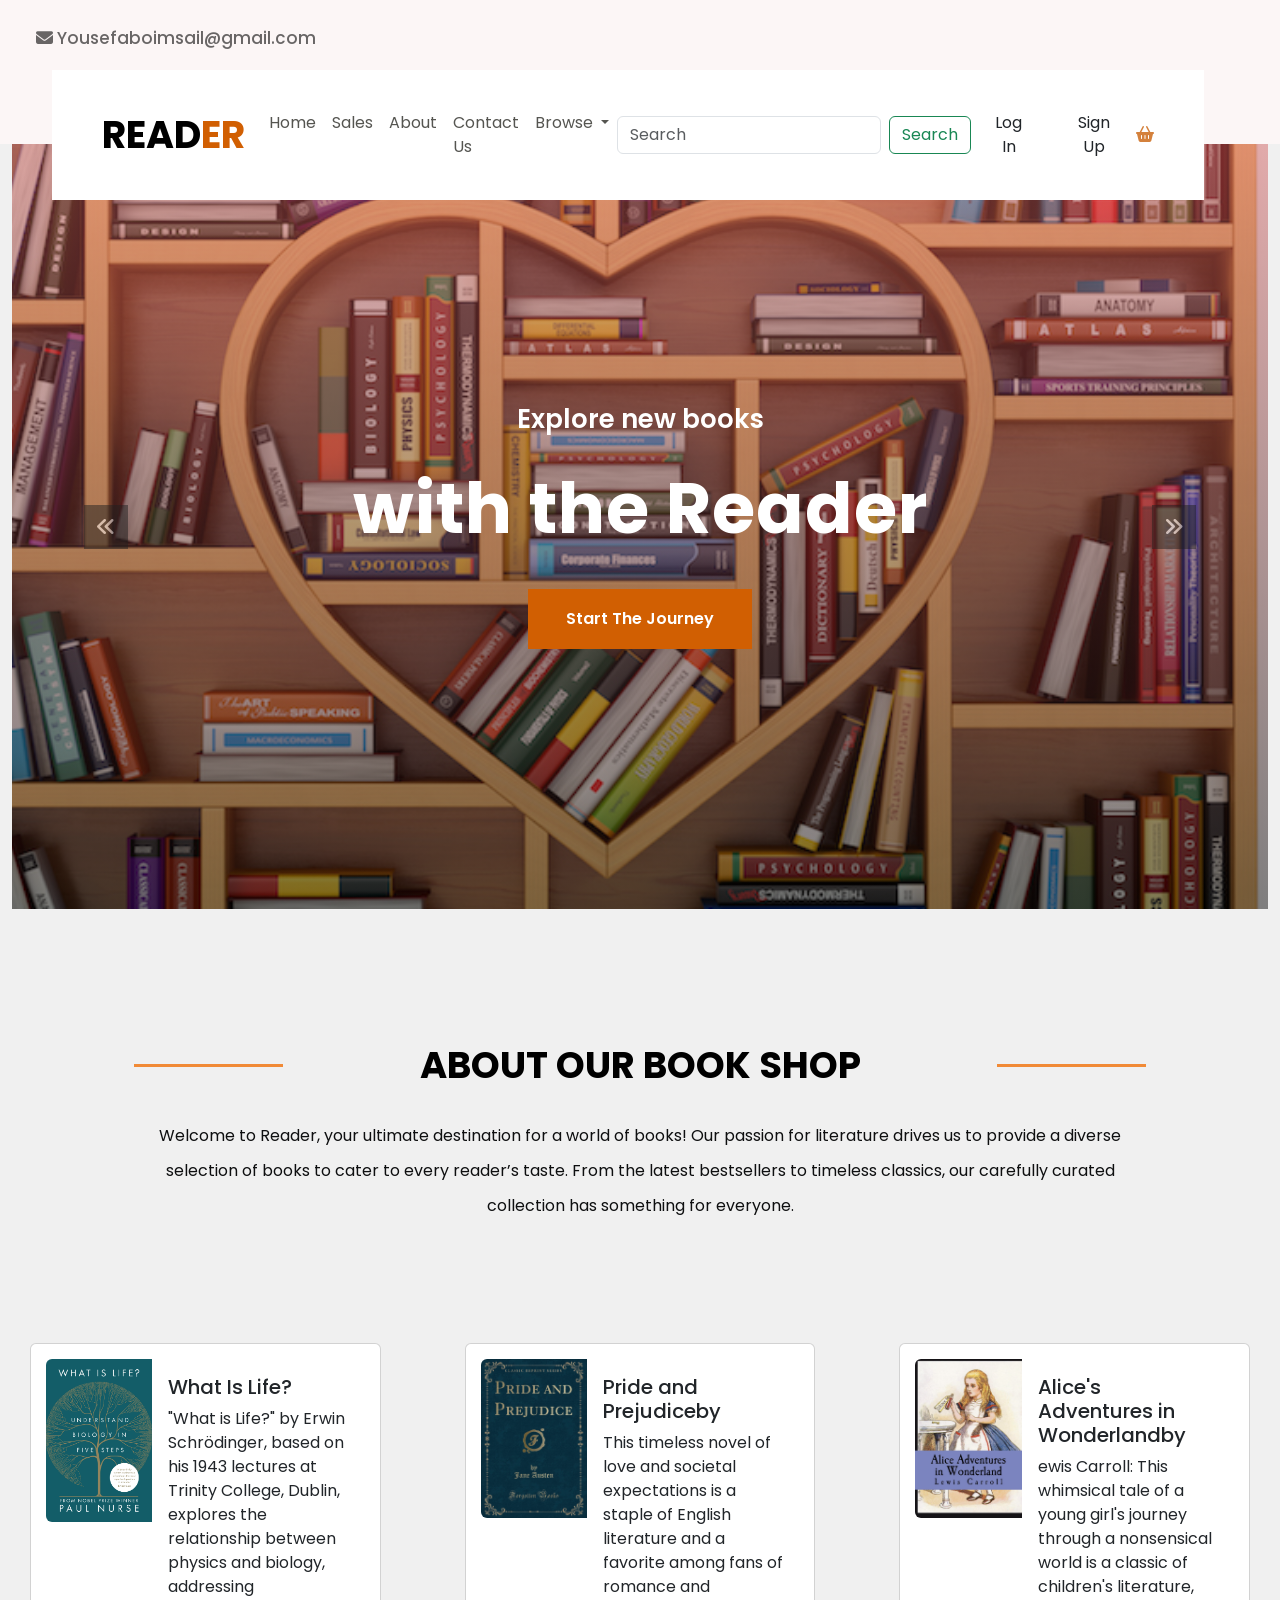
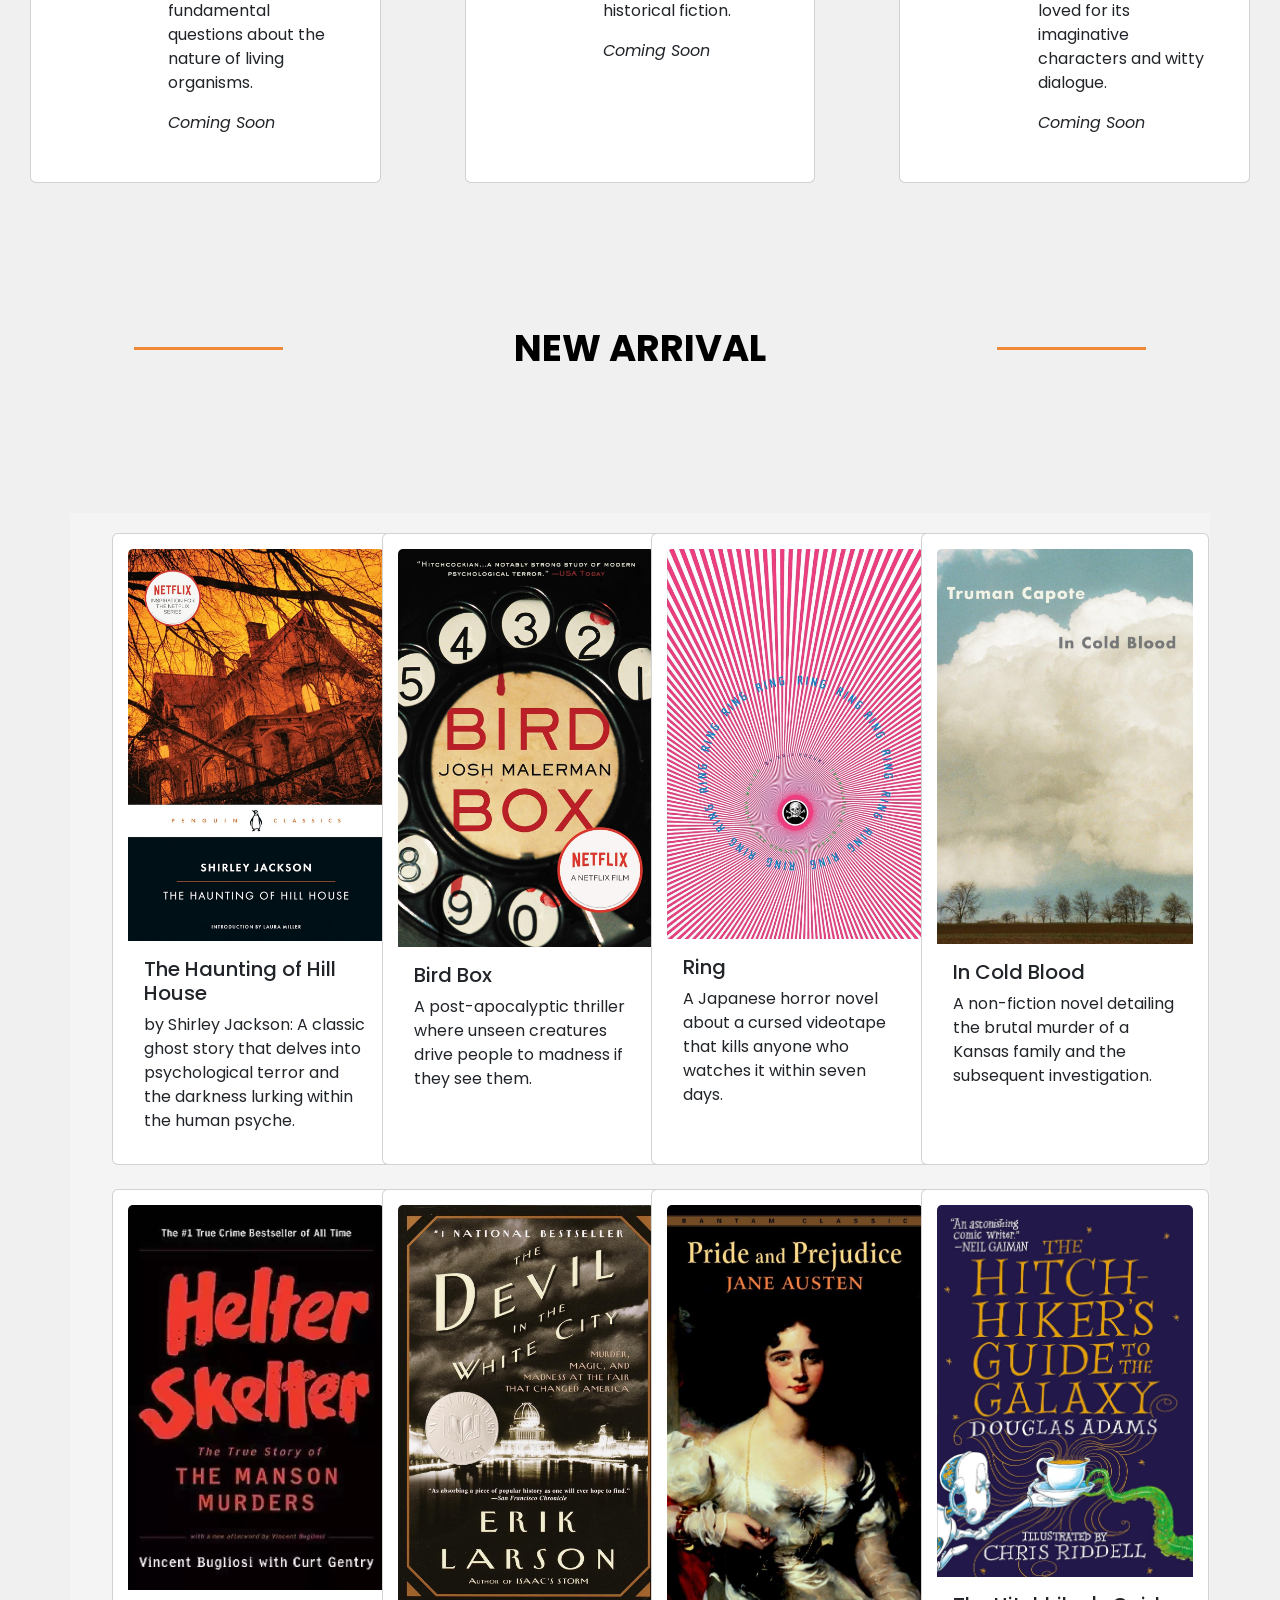
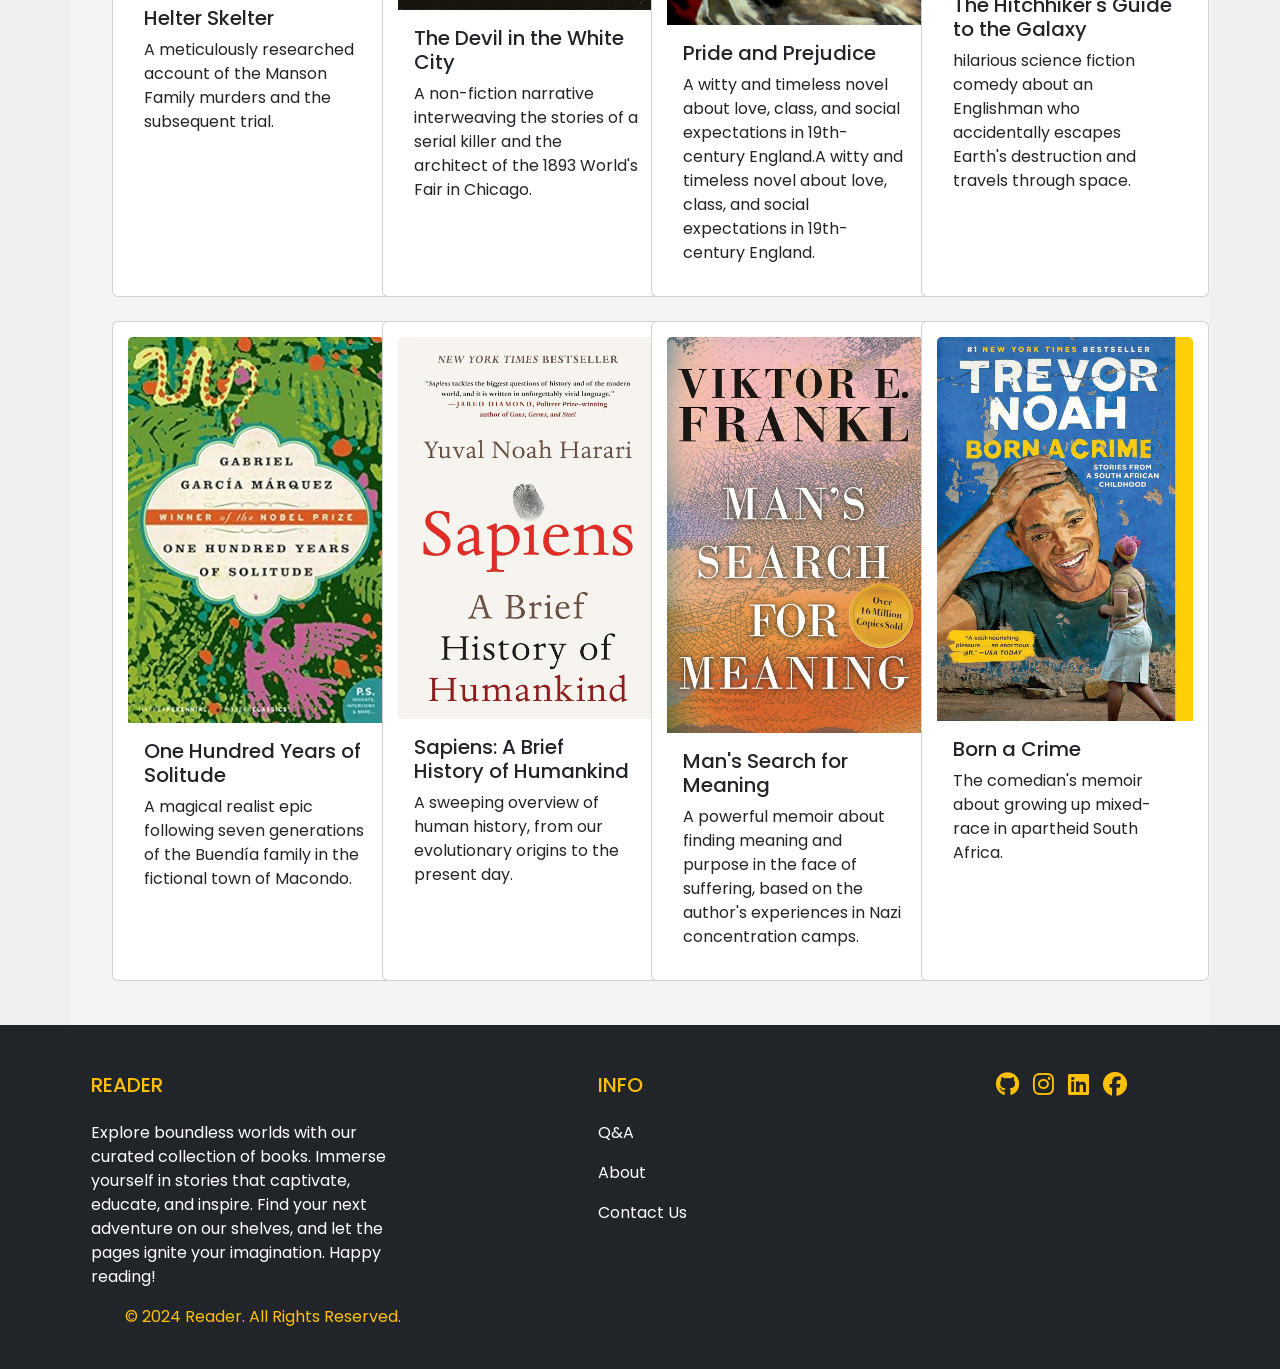
<file: reader/index.html>
<!DOCTYPE html>
<html lang="en">

<head>
    <meta charset="UTF-8">
    <meta name="viewport" content="width=device-width, initial-scale=1.0">
    <title>Reader</title>
    <link rel="icon" href="image/android-chrome-192x192.png" type="image/png" sizes="192x192">
    <link rel="stylesheet" href="style.css">
    <link href="https://cdn.jsdelivr.net/npm/bootstrap@5.3.3/dist/css/bootstrap.min.css" rel="stylesheet"
        integrity="sha384-QWTKZyjpPEjISv5WaRU9OFeRpok6YctnYmDr5pNlyT2bRjXh0JMhjY6hW+ALEwIH" crossorigin="anonymous">
    <link rel="preconnect" href="https://fonts.googleapis.com">
    <link rel="preconnect" href="https://fonts.gstatic.com" crossorigin>
    <link
        href="https://fonts.googleapis.com/css2?family=Poppins:ital,wght@0,100;0,200;0,300;0,400;0,500;0,600;0,700;0,800;0,900&display=swap"
        rel="stylesheet">
    <link rel="stylesheet" href="https://cdnjs.cloudflare.com/ajax/libs/font-awesome/6.4.2/css/all.min.css">
</head>

<body>
    <div class="contect">
    <div class="header">
        <div class="nav-top-bar">
            <div class="container-fluid gx-0">
                <div class="text-container">
                    <div class="text-content">
                        <a class="container-Em" href="mailto: Yousefaboimsail@gmail.com">
                            <p class="para-text"><span class="span-text"><i class="fa-solid fa-envelope"></i>
                                    Yousefaboimsail@gmail.com</span></p>
                        </a>
                    </div>
                    <div class="navbar-container">
                        <nav class="navbar navbar-expand-lg">
                            <div class="container-fluid">
                                <a class="navbar-brand" href="index.html">
                                    <h3 class="heading-logo">Read<span class="er">er</span></h3>
                                </a>
                                <button class="navbar-toggler" type="button" data-bs-toggle="collapse"
                                    data-bs-target="#navbarSupportedContent" aria-controls="navbarSupportedContent"
                                    aria-expanded="false" aria-label="Toggle navigation">
                                    <span class="navbar-toggler-icon"></span>
                                </button>
                                <div class="collapse navbar-collapse" id="navbarSupportedContent">
                                    <ul class="navbar-nav me-auto mb-2 mb-lg-0">
                                        <li class="nav-item">
                                            <a class="nav-link" aria-current="page" href="index.html">Home</a>
                                        </li>
                                        <li class="nav-item">
                                            <a class="nav-link" href="Sales.html">Sales</a>
                                        </li>
                                        <li class="nav-item">
                                            <a class="nav-link" href="About.html">About</a>
                                        </li>
                                        <li class="nav-item">
                                            <a class="nav-link" href="contectus.html">Contact Us</a>
                                        </li>
                                        <li class="nav-item dropdown">
                                            <a class="nav-link dropdown-toggle" href="#" role="button"
                                                data-bs-toggle="dropdown" aria-expanded="false">
                                                Browse
                                            </a>
                                            <ul class="dropdown-menu">
                                                <li><a class="dropdown-item" href="RandomBooks.html">Random Books</a>
                                                </li>
                                                <li><a class="dropdown-item" href="Fiction.html">Fiction</a></li>
                                                <li><a class="dropdown-item" href="TrueCrime.html">True Crime</a></li>
                                                <li><a class="dropdown-item" href="Horror.html">Horror</a></li>
                                            </ul>
                                        </li>
                                    </ul>
                                    <form class="d-flex" role="search">
                                        <input class="form-control me-2" type="search" placeholder="Search"
                                            aria-label="Search">
                                        <button class="btn btn-outline-success" type="submit">Search</button>
                                    </form>
                                    <div class="d-grid gap-2 d-md-flex justify-content-md-end">

                                        <button class="btn btn-Light me-md-2" type="button" id="navbarLoginBtn">Log
                                            In</button>

                                        <button class="btn btn-Light" type="button" id="navbarSignupBtn">Sign
                                            Up</button>

                                    </div>
                                    <div class="shopping-nav">
                                        <a href="#" data-bs-toggle="offcanvas" data-bs-target="#offcanvasScrolling"
                                            aria-controls="offcanvasScrolling">
                                            <i id="cart" class="fa-solid fa-basket-shopping"></i>
                                        </a>
                                    </div>
                                </div>
                            </div>
                        </nav>
                    </div>
                </div>
            </div>
        </div>
        <div class="offcanvas offcanvas-end" data-bs-scroll="true" data-bs-backdrop="false" tabindex="-1" id="offcanvasScrolling" aria-labelledby="offcanvasScrollingLabel">
            <div class="offcanvas-header">
                <h5 class="offcanvas-title" id="offcanvasScrollingLabel">Shopping Cart</h5>
                <button type="button" class="btn-close" data-bs-dismiss="offcanvas" aria-label="Close"></button>
            </div>
            <div class="offcanvas-body"> <!-- Added container -->
                <div class="container"> <!-- Container starts here -->
                    <div class="row">
                        <div class="col">
                            <!-- Your content here -->
                            <h6  style="margin-left: -100px;">Your Cart is Empty</h6>
                          <a href="RandomBooks.html"> <button type="button" class="btn btn-warning" style="margin-top: 300px;">Add Items</button></a> 
                        </div>
                    </div>
                </div> <!-- Container ends here -->
            </div>
        </div>
        
        <div class="home-section">
            <div class="container-fluid">
                <div id="carouselExample" class="carousel slide">
                    <div class="carousel-inner">
                        <div class="carousel-item active">
                            <div class="home-content img-1">
                                <div class="content-home">
                                    <h3 class="heading-home">Explore new books</h3>
                                    <h2 class="heading-lg-home">with the Reader</h2>
                                    <a href="RandomBooks.html" class="btn-home">Start The Journey</a>
                                </div>
                            </div>
                        </div>
                        <div class="carousel-item">
                            <div class="home-content img-2">
                            </div>
                        </div>
                        <div class="carousel-item">
                            <div class="home-content img-3">
                            </div>
                        </div>
                        <div class="carousel-item">
                            <div class="home-content img-4">
                            </div>
                        </div>
                    </div>
                    <button class="carousel-control-prev" type="button" data-bs-target="#carouselExample"
                        data-bs-slide="prev">
                        <span><i class="fa-solid icon-scroll fa-angles-left"></i></span>
                    </button>
                    <button class="carousel-control-next" type="button" data-bs-target="#carouselExample"
                        data-bs-slide="next">
                        <span><i class="fa-solid icon-scroll fa-angles-right"></i></span>
                    </button>
                </div>
            </div>
        </div>
    </div>

    <section class="about">
        <h2 class="heading-about">About Our Book Shop</h2>
        <p class="para-about-details">
            Welcome to Reader, your ultimate destination for a world of books! Our passion for literature drives us
            to provide a diverse selection of books to cater to every reader’s taste. From the latest bestsellers to
            timeless classics, our carefully curated collection has something for everyone.
        </p>
    </section>
    <!--Coming soon Start-->


    <div id="card-1" class="container-book mt-5">
        <div class="row" >
            <div class="col-md-4">
                <div class="card h-100 mb-3  ">
                    <div class="row g-0" >
                        <div class="col-md-4">
                            <img src="image/imgb-1.jpg" class="img-fluid rounded-start" alt="...">
                        </div>
                        <div class="col-md-8">
                            <div class="card-body">
                                <h5 class="card-title">What Is Life?</h5>
                                <p class="card-text">"What is Life?" by Erwin Schrödinger, based on his 1943 lectures at
                                    Trinity College, Dublin, explores the relationship between physics and biology,
                                    addressing fundamental questions about the nature of living organisms.</p>
                                <i>Coming Soon</i>
                            </div>
                        </div>
                    </div>
                </div>
            </div>
            <div class="col-md-4">
                <div class="card  h-100 mb-3">
                    <div class="row g-0">
                        <div class="col-md-4">
                            <img src="image/imgb-2.jpg" class="img-fluid rounded-start" alt="...">
                        </div>
                        <div class="col-md-8">
                            <div class="card-body">
                                <h5 class="card-title">Pride and Prejudiceby</h5>
                                <p class="card-text">This timeless novel of love and societal expectations is a staple
                                    of English literature and a favorite among fans of romance and historical fiction.
                                </p>
                                <i>Coming Soon</i>
                            </div>
                        </div>
                    </div>
                </div>
            </div>
            <div class="col-md-4">
                <div class="card  h-100 mb-3">
                    <div class="row g-0">
                        <div class="col-md-4">
                            <img src="image/imgb-3.jpg" class="img-fluid rounded-start" alt="...">
                        </div>
                        <div class="col-md-8">
                            <div class="card-body">
                                <h5 class="card-title">Alice's Adventures in Wonderlandby</h5>
                                <p class="card-text">ewis Carroll: This whimsical tale of a young girl's journey through
                                    a nonsensical world is a classic of children's literature, loved for its imaginative
                                    characters and witty dialogue. </p>
                                <i>Coming Soon</i>
                            </div>
                        </div>
                    </div>
                </div>
            </div>
        </div>
    </div>
    <!--Coming soon end-->

    <!--The books in the store-->

    <section class="about">
        <h2 class="heading-about">New Arrival</h2>
    </section>

    <div id="card" class="container mt-5">
        <div class="row" style="margin-right: 50px;">
            <div class="col-lg-3 col-md-6 mb-4">
                <div class="card  h-100" style="width: 18rem;">
                    <a href="Horror.html">
                        <img src="image/imgb-4.jpg" class="card-img-top" alt="The Haunting of Hill House Book">
                    </a>
                    <div class="card-body">
                        <h5 class="card-title">The Haunting of Hill House</h5>
                        <p class="card-text">by Shirley Jackson: A classic ghost story that delves into psychological
                            terror and the darkness lurking within the human psyche.</p>
                    </div>
                </div>
            </div>
            <div class="col-lg-3 col-md-6 mb-4">
                <div class="card  h-100" style="width: 18rem;">
                    <a href="Fiction.html">
                        <img src="image/imgb-5.jpg" class="card-img-top" alt="Bird Box Book">
                    </a>
                    <div class="card-body">
                        <h5 class="card-title">Bird Box</h5>
                        <p class="card-text">A post-apocalyptic thriller where unseen creatures drive people to madness
                            if they see them.</p>
                    </div>
                </div>
            </div>
            <div class="col-lg-3 col-md-6 mb-4">
                <div class="card  h-100" style="width: 18rem;">
                    <a href="TrueCrime.html">
                        <img src="image/imgb-6.jpg" class="card-img-top" alt="Ring book">
                    </a>
                    <div class="card-body">
                        <h5 class="card-title">Ring</h5>
                        <p class="card-text">A Japanese horror novel about a cursed videotape that kills anyone who
                            watches it within seven days.</p>
                    </div>
                </div>
            </div>
            <div class="col-lg-3 col-md-6 mb-4">
                <div class="card  h-100" style="width: 18rem;">
                    <a href="TrueCrime.html">
                        <img src="image/imgb-7.jpg" class="card-img-top" alt="In Cold Blood Book">
                    </a>
                    <div class="card-body">
                        <h5 class="card-title">In Cold Blood</h5>
                        <p class="card-text">A non-fiction novel detailing the brutal murder of a Kansas family and the
                            subsequent investigation.</p>
                    </div>
                </div>
            </div>

            <div class="col-lg-3 col-md-6 mb-4">
                <div class="card  h-100" style="width: 18rem;">
                    <a href="TrueCrime.html">
                        <img src="image/imgb-8.webp" class="card-img-top" alt="Helter Skelter Book">
                    </a>
                    <div class="card-body">
                        <h5 class="card-title">Helter Skelter</h5>
                        <p class="card-text">A meticulously researched account of the Manson Family murders and the
                            subsequent trial.</p>
                    </div>
                </div>
            </div>
            <div class="col-lg-3 col-md-6 mb-4">
                <div class="card  h-100" style="width: 18rem;">
                    <a href="Fiction.html">
                        <img src="image/imgb-9.jpg" class="card-img-top" alt="The Devil in the White City Book">
                    </a>
                    <div class="card-body">
                        <h5 class="card-title">The Devil in the White City </h5>
                        <p class="card-text">A non-fiction narrative interweaving the stories of a serial killer and the
                            architect of the 1893 World's Fair in Chicago.</p>
                    </div>
                </div>
            </div>
            <div class="col-lg-3 col-md-6 mb-4">
                <div class="card  h-100" style="width: 18rem;">
                    <a href="RandomBooks.html">
                        <img src="image/imgb-10.jpg" class="card-img-top" alt="Pride and Prejudice">
                    </a>
                    <div class="card-body">
                        <h5 class="card-title">Pride and Prejudice</h5>
                        <p class="card-text">A witty and timeless novel about love, class, and social expectations in
                            19th-century England.A witty and timeless novel about love, class, and social expectations
                            in 19th-century England.</p>
                    </div>
                </div>
            </div>
            <div class="col-lg-3 col-md-6 mb-4">
                <div class="card  h-100" style="width: 18rem;">
                    <a href="Fiction.html">
                        <img src="image/imgb-11.jpg" class="card-img-top"
                            alt="The Hitchhiker's Guide to the Galaxy Book">
                    </a>
                    <div class="card-body">
                        <h5 class="card-title">The Hitchhiker's Guide to the Galaxy</h5>
                        <p class="card-text"> hilarious science fiction comedy about an Englishman who accidentally
                            escapes Earth's destruction and travels through space.</p>
                    </div>
                </div>
            </div>

            <div class="col-lg-3 col-md-6 mb-4">
                <div class="card  h-100" style="width: 18rem;">
                    <a href="Fiction.html">
                        <img src="image/imgb-12.jpg" class="card-img-top" alt="One Hundred Years of Solitude Book">
                    </a>
                    <div class="card-body">
                        <h5 class="card-title">One Hundred Years of Solitude</h5>
                        <p class="card-text">A magical realist epic following seven generations of the Buendía family in
                            the fictional town of Macondo.</p>
                    </div>
                </div>
            </div>
            <div class="col-lg-3 col-md-6 mb-4">
                <div class="card  h-100" style="width: 18rem;">
                    <a href="RandomBooks.html">
                        <img src="image/imgb-13.jpg" class="card-img-top"
                            alt="Sapiens: A Brief History of Humankind Book">
                    </a>
                    <div class="card-body">
                        <h5 class="card-title">Sapiens: A Brief History of Humankind</h5>
                        <p class="card-text">A sweeping overview of human history, from our evolutionary origins to the
                            present day.</p>
                    </div>
                </div>
            </div>
            <div class="col-lg-3 col-md-6 mb-4">
                <div class="card  h-100" style="width: 18rem;">
                    <a href="RandomBooks.html">
                        <img src="image/imgb-14.jpg" class="card-img-top" alt="Man's Search for Meaning Book">
                    </a>
                    <div class="card-body">
                        <h5 class="card-title">Man's Search for Meaning</h5>
                        <p class="card-text">A powerful memoir about finding meaning and purpose in the face of
                            suffering, based on the author's experiences in Nazi concentration camps.</p>
                    </div>
                </div>
            </div>
            <div class="col-lg-3 col-md-6 mb-4">
                <div class="card  h-100" style="width: 18rem;">
                    <a href="RandomBooks.html">
                        <img src="image/imgb-15.jpg" class="card-img-top" alt="Born a Crime Book">
                    </a>
                    <div class="card-body">
                        <h5 class="card-title">Born a Crime</h5>
                        <p class="card-text">The comedian's memoir about growing up mixed-race in apartheid South
                            Africa.</p>
                    </div>
                </div>
            </div>
        </div>
    </div>

    <!--The books in the store end-->

    <!-- Modal -->
    <div class="modal fade" id="authModal" tabindex="-1" aria-labelledby="authModalLabel" aria-hidden="true">
        <div class="modal-dialog">
            <div class="modal-content">
                <div class="modal-header">
                    <h1 class="modal-title fs-5" id="authModalLabel">Sign Up</h1>
                    <button type="button" class="btn-close" data-bs-dismiss="modal" aria-label="Close"></button>
                </div>
                <div class="modal-body">
                    <div class="container">
                        <div class="form-box">
                            <h1 id="formTitle">Sign Up</h1>
                            <form>
                                <div class="input-group">
                                    <div class="input-field" id="nameField">
                                        <i class="fa-solid fa-user"></i>
                                        <input type="text" placeholder="Name">
                                    </div>
                                    <div class="input-field">
                                        <i class="fa-solid fa-envelope"></i>
                                        <input type="email" placeholder="Email">
                                    </div>
                                    <div class="input-field" id="passwordField">
                                        <i class="fa-solid fa-lock"></i>
                                        <input type="password" placeholder="Password">
                                    </div>
                                    <p>
                                        Lost password?
                                        <a href="#" id="forgotPasswordBtn">
                                            Click Here
                                        </a>
                                    </p>
                                </div>
                                <div class="btn-field">
                                    <button type="button" id="formSignupBtn">Sign Up</button>
                                    <button type="button" id="formLoginBtn" class="disable">Log In</button>
                                </div>
                                <div class="btn-field">
                                    <div></div>
                                    <button type="button" id="formSendBtn" class="disable">Send</button>
                                </div>
                            </form>
                        </div>
                    </div>
                </div>
            </div>
        </div>
    </div>

    <script src="https://cdn.jsdelivr.net/npm/bootstrap@5.3.3/dist/js/bootstrap.bundle.min.js"
        integrity="sha384-YvpcrYf0tY3lHB60NNkmXc5s9fDVZLESaAA55NDzOxhy9GkcIdslK1eN7N6jIeHz"
        crossorigin="anonymous"></script>
    <script>
        // Code to handle form switching inside the modal
        let formSignupBtn = document.getElementById("formSignupBtn");
        let formLoginBtn = document.getElementById("formLoginBtn");
        let formSendBtn = document.getElementById("formSendBtn");
        let nameField = document.getElementById("nameField");
        let formTitle = document.getElementById("formTitle");
        let passField = document.getElementById("passwordField");
        let forgotPass = document.getElementById("forgotPasswordBtn");
        let navbarLogin = document.getElementById("navbarLoginBtn");
        let navbarSignup = document.getElementById("navbarSignupBtn");

        formSendBtn.onclick = function () {
            passField.style.maxHeight = "60px";
            formSendBtn.style.maxHeight = "0";
            formTitle.innerHTML = "Log In";
            formSignupBtn.classList.remove("disable");
            formLoginBtn.classList.remove("disable");
        }

        forgotPass.onclick = function () {
            nameField.style.maxHeight = "0";
            passField.style.maxHeight = "0";
            formSendBtn.style.maxHeight = "60px";
            formTitle.innerHTML = "Forgot Password";
            formSignupBtn.classList.add("disable");
            formLoginBtn.classList.add("disable");
            formSendBtn.classList.remove("disable");
        }

        formLoginBtn.onclick = function () {
            nameField.style.maxHeight = "0";
            formSendBtn.style.maxHeight = "0";
            passField.style.maxHeight = "60px";
            formTitle.innerHTML = "Log In";
            formSignupBtn.classList.remove("disable");
            formLoginBtn.classList.remove("disable");
            formSendBtn.classList.remove("disable");
        }

        formSignupBtn.onclick = function () {
            nameField.style.maxHeight = "60px";
            passField.style.maxHeight = "60px";
            formSendBtn.style.maxHeight = "0";
            formTitle.innerHTML = "Sign Up";
            formSignupBtn.classList.remove("disable");
            formLoginBtn.classList.remove("disable");
        }


        // Code to handle navbar button clicks to show the modal
        let navbarLoginBtn = document.getElementById("navbarLoginBtn");
        let navbarSignupBtn = document.getElementById("navbarSignupBtn");

        navbarLoginBtn.onclick = function () {
            formLoginBtn.click();
            new bootstrap.Modal(document.getElementById('authModal')).show();
        }

        navbarSignupBtn.onclick = function () {
            formSignupBtn.click();
            new bootstrap.Modal(document.getElementById('authModal')).show();
        }
    </script>
    </div>
    <footer id="fot" class="bg-dark text-white pt-5 pb-4">
        <div class="container-2. text-center-2 text-md-left">
            <div class="row text-center-2 text-md-left">
                <div class="col-md-3 col-lg-3 col-xl-3 mx-auto ml-3">
                    <h5 class="text-uppercase mb-4 font-weight-bold text-warning">Reader</h5>
                    <p>Explore boundless worlds with our curated collection of books. Immerse yourself in stories that
                        captivate, educate, and inspire. Find your next adventure on our shelves, and let the pages
                        ignite your imagination. Happy reading!</p>
                        
                </div>
                <div class="col-md-2 col-lg-2 col-xl-2 mx-auto ml-3">
                    <h5 class="text-uppercase mb-4 font-weight-bold text-warning">Info</h5>
                    <p>
                        <a href="Q&A.html" class="text-white" style="text-decoration: none;">Q&A</a>
                    </p>
                    <p>
                        <a href="About.html" class="text-white" style="text-decoration: none;">About</a>
                    </p>
                    <p>
                        <a href="contectus.html" class="text-white" style="text-decoration: none;">Contact Us</a>
                    </p>

                </div>
                <div  class="col-md-2 col-lg-2 col-xl-2 mx-auto ml-3">
                    <div class="text-container2">
                        <div  class="social-links ">
                            <a id="social-links" href="https://github.com/yzoomx" target="_blank"><i
                                    class="fa-brands fa-github fa-xl"></i></a>
                            <a id="social-links" href="" target="_blank"><i class="fa-brands fa-instagram fa-xl"></i></a>
                            <a id="social-links" href="https://www.linkedin.com/in/yousef-aboismail-8574a1252/" target="_blank"><i
                                    class="fa-brands fa-linkedin fa-xl"></i></a>
                            <a id="social-links" href="" target="_blank"><i class="fa-brands fa-facebook fa-xl"></i></a>
                        </div>
                    </div>
                </div>
            </div>
                    <p class="copy">&copy; 2024 Reader. All Rights Reserved.</p>

        </div>

    </footer>
</body>

</html>
</file>
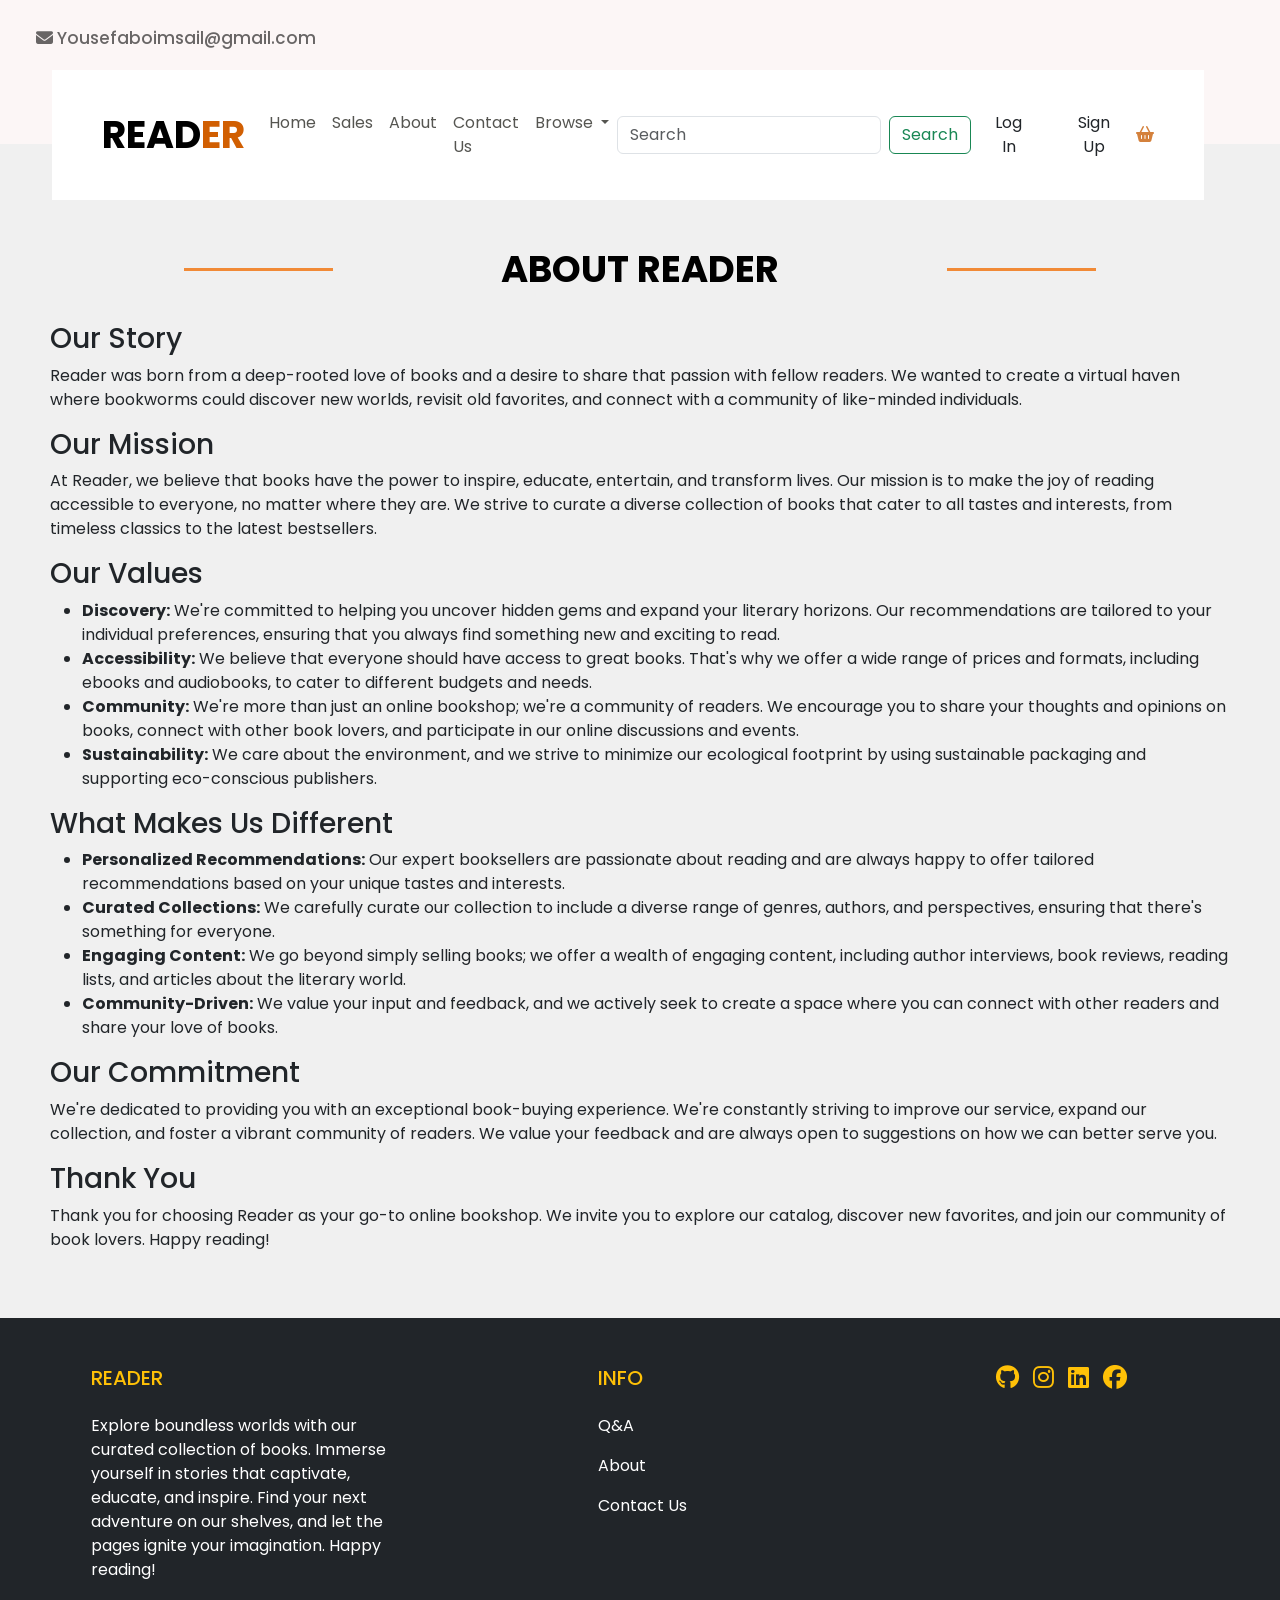
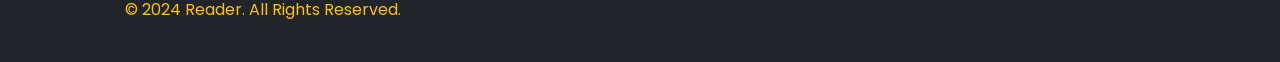
<file: reader/About.html>
<!DOCTYPE html>
<html lang="en">

<head>
    <meta charset="UTF-8">
    <meta name="viewport" content="width=device-width, initial-scale=1.0">
    <title>About Reader</title>
    <link rel="icon" href="image/android-chrome-192x192.png" type="image/png" sizes="192x192">

    <link rel="stylesheet" href="style.css">
    <link href="https://cdn.jsdelivr.net/npm/bootstrap@5.3.3/dist/css/bootstrap.min.css" rel="stylesheet"
        integrity="sha384-QWTKZyjpPEjISv5WaRU9OFeRpok6YctnYmDr5pNlyT2bRjXh0JMhjY6hW+ALEwIH" crossorigin="anonymous">
    <link rel="preconnect" href="https://fonts.googleapis.com">
    <link rel="preconnect" href="https://fonts.gstatic.com" crossorigin>
    <link href="https://fonts.googleapis.com/css2?family=Poppins:wght@100;200;300;400;500;600;700;800;900&display=swap"
        rel="stylesheet">
    <link rel="stylesheet" href="https://cdnjs.cloudflare.com/ajax/libs/font-awesome/6.4.2/css/all.min.css">
    <style>
        .content {
    padding-top: 80px; /* Adjust the value as needed */
    margin-left: 50px;
    margin-right: 50px;

}

    </style>
</head>

<body>
    <div class="header">
        <div class="nav-top-bar">
            <div class="container-fluid gx-0">
                <div class="text-container">
                    <div class="text-content">
                        <a class="container-Em" href="mailto:Yousefaboimsail@gmail.com">
                            <p class="para-text"><span class="span-text"><i class="fa-solid fa-envelope"></i>
                                    Yousefaboimsail@gmail.com</span></p>
                        </a>
                    </div>
                    <div class="navbar-container">
                        <nav class="navbar navbar-expand-lg">
                            <div class="container-fluid">
                                <a class="navbar-brand" href="index.html">
                                    <h3 class="heading-logo">Read<span class="er">er</span></h3>
                                </a>
                                <button class="navbar-toggler" type="button" data-bs-toggle="collapse"
                                    data-bs-target="#navbarSupportedContent" aria-controls="navbarSupportedContent"
                                    aria-expanded="false" aria-label="Toggle navigation">
                                    <span class="navbar-toggler-icon"></span>
                                </button>
                                <div class="collapse navbar-collapse" id="navbarSupportedContent">
                                    <ul class="navbar-nav me-auto mb-2 mb-lg-0">
                                        <li class="nav-item">
                                            <a class="nav-link" aria-current="page" href="index.html">Home</a>
                                        </li>
                                        <li class="nav-item">
                                            <a class="nav-link" href="Sales.html">Sales</a>
                                        </li>
                                        <li class="nav-item">
                                            <a class="nav-link" href="About.html">About</a>
                                        </li>
                                        <li class="nav-item">
                                            <a class="nav-link" href="contectus.html">Contact Us</a>
                                        </li>
                                        <li class="nav-item dropdown">
                                            <a class="nav-link dropdown-toggle" href="#" role="button"
                                                data-bs-toggle="dropdown" aria-expanded="false">
                                                Browse
                                            </a>
                                            <ul class="dropdown-menu">
                                                <li><a class="dropdown-item" href="RandomBooks.html">Random Books</a>
                                                </li>
                                                <li><a class="dropdown-item" href="Fiction.html">Fiction</a></li>
                                                <li><a class="dropdown-item" href="TrueCrime.html">True Crime</a></li>
                                                <li><a class="dropdown-item" href="Horror.html">Horror</a></li>
                                            </ul>
                                        </li>
                                    </ul>
                                    <form class="d-flex" role="search">
                                        <input class="form-control me-2" type="search" placeholder="Search"
                                            aria-label="Search">
                                        <button class="btn btn-outline-success" type="submit">Search</button>
                                    </form>
                                    <div class="d-grid gap-2 d-md-flex justify-content-md-end">
                                        <button class="btn btn-Light me-md-2" type="button" id="navbarLoginBtn">Log
                                            In</button>
                                        <button class="btn btn-Light" type="button" id="navbarSignupBtn">Sign
                                            Up</button>
                                    </div>
                                    <div class="shopping-nav">
                                        <a href="#" data-bs-toggle="offcanvas" data-bs-target="#offcanvasScrolling"
                                            aria-controls="offcanvasScrolling">
                                            <i id="cart" class="fa-solid fa-basket-shopping"></i>
                                        </a>
                                    </div>
                                </div>
                            </div>
                        </nav>
                    </div>
                </div>
            </div>
        </div>
        <div class="offcanvas offcanvas-end" data-bs-scroll="true" data-bs-backdrop="false" tabindex="-1" id="offcanvasScrolling" aria-labelledby="offcanvasScrollingLabel">
            <div class="offcanvas-header">
                <h5 class="offcanvas-title" id="offcanvasScrollingLabel">Shopping Cart</h5>
                <button type="button" class="btn-close" data-bs-dismiss="offcanvas" aria-label="Close"></button>
            </div>
            <div class="offcanvas-body"> <!-- Added container -->
                <div class="container"> <!-- Container starts here -->
                    <div class="row">
                        <div class="col">
                            <!-- Your content here -->
                            <h6  style="margin-left: -100px;">Your Cart is Empty</h6>
                          <a href="RandomBooks.html"> <button type="button" class="btn btn-warning" style="margin-top: 300px;">Add Items</button></a> 
                        </div>
                    </div>
                </div> <!-- Container ends here -->
            </div>
        </div>
        <div class="modal fade" id="authModal" tabindex="-1" aria-labelledby="authModalLabel" aria-hidden="true">
            <div class="modal-dialog">
                <div class="modal-content">
                    <div class="modal-header">
                        <h1 class="modal-title fs-5" id="authModalLabel">Sign Up</h1>
                        <button type="button" class="btn-close" data-bs-dismiss="modal" aria-label="Close"></button>
                    </div>
                    <div class="modal-body">
                        <div class="container">
                            <div class="form-box">
                                <h1 id="formTitle">Sign Up</h1>
                                <form>
                                    <div class="input-group">
                                        <div class="input-field" id="nameField">
                                            <i class="fa-solid fa-user"></i>
                                            <input type="text" placeholder="Name">
                                        </div>
                                        <div class="input-field">
                                            <i class="fa-solid fa-envelope"></i>
                                            <input type="email" placeholder="Email">
                                        </div>
                                        <div class="input-field" id="passwordField">
                                            <i class="fa-solid fa-lock"></i>
                                            <input type="password" placeholder="Password">
                                        </div>
                                        <p>
                                            Lost password?
                                            <a href="#" id="forgotPasswordBtn">
                                                Click Here
                                            </a>
                                        </p>
                                    </div>
                                    <div class="btn-field">
                                        <button type="button" id="formSignupBtn">Sign Up</button>
                                        <button type="button" id="formLoginBtn" class="disable">Log In</button>
                                    </div>
                                    <div class="btn-field">
                                        <div></div>
                                        <button type="button" id="formSendBtn" class="disable">Send</button>
                                    </div>
                                </form>
                            </div>
                        </div>
                    </div>
                </div>
            </div>
        </div>

        <script src="https://cdn.jsdelivr.net/npm/bootstrap@5.3.3/dist/js/bootstrap.bundle.min.js"
            integrity="sha384-YvpcrYf0tY3lHB60NNkmXc5s9fDVZLESaAA55NDzOxhy9GkcIdslK1eN7N6jIeHz"
            crossorigin="anonymous"></script>
        <script>
            // Code to handle form switching inside the modal
            let formSignupBtn = document.getElementById("formSignupBtn");
            let formLoginBtn = document.getElementById("formLoginBtn");
            let formSendBtn = document.getElementById("formSendBtn");
            let nameField = document.getElementById("nameField");
            let formTitle = document.getElementById("formTitle");
            let passField = document.getElementById("passwordField");
            let forgotPass = document.getElementById("forgotPasswordBtn");
            let navbarLogin = document.getElementById("navbarLoginBtn");
            let navbarSignup = document.getElementById("navbarSignupBtn");

            formSendBtn.onclick = function () {
                passField.style.maxHeight = "60px";
                formSendBtn.style.maxHeight = "0";
                formTitle.innerHTML = "Log In";
                formSignupBtn.classList.remove("disable");
                formLoginBtn.classList.remove("disable");
            }

            forgotPass.onclick = function () {
                nameField.style.maxHeight = "0";
                passField.style.maxHeight = "0";
                formSendBtn.style.maxHeight = "60px";
                formTitle.innerHTML = "Forgot Password";
                formSignupBtn.classList.add("disable");
                formLoginBtn.classList.add("disable");
                formSendBtn.classList.remove("disable");
            }

            formLoginBtn.onclick = function () {
                nameField.style.maxHeight
                    = "0";
                formSendBtn.style.maxHeight = "0";
                passField.style.maxHeight = "60px";
                formTitle.innerHTML = "Log In";
                formSignupBtn.classList.remove("disable");
                formLoginBtn.classList.remove("disable");
                formSendBtn.classList.remove("disable");
            }

            formSignupBtn.onclick = function () {
                nameField.style.maxHeight = "60px";
                passField.style.maxHeight = "60px";
                formSendBtn.style.maxHeight = "0";
                formTitle.innerHTML = "Sign Up";
                formSignupBtn.classList.remove("disable");
                formLoginBtn.classList.remove("disable");
            }


            // Code to handle navbar button clicks to show the modal
            let navbarLoginBtn = document.getElementById("navbarLoginBtn");
            let navbarSignupBtn = document.getElementById("navbarSignupBtn");

            navbarLoginBtn.onclick = function () {
                formLoginBtn.click();
                new bootstrap.Modal(document.getElementById('authModal')).show();
            }

            navbarSignupBtn.onclick = function () {
                formSignupBtn.click();
                new bootstrap.Modal(document.getElementById('authModal')).show();
            }
        </script>
    </div>

    <div class="content" style="margin-bottom: 50px;">
        <div class="container-fluid gx-0">
            <div class="content-1-text" >
                <div class="About-text">
                    <h2 class="heading-about">About Reader</h2>
                    <h3>Our Story</h3>
                    <p>Reader was born from a deep-rooted love of books and a desire to share that passion with fellow
                        readers. We wanted to create a virtual haven where bookworms could discover new worlds, revisit
                        old favorites, and connect with a community of like-minded individuals.</p>

                    <h3>Our Mission</h3>
                    <p>At Reader, we believe that books have the power to inspire, educate, entertain, and transform
                        lives. Our mission is to make the joy of reading accessible to everyone, no matter where they
                        are. We strive to curate a diverse collection of books that cater to all tastes and interests,
                        from timeless classics to the latest bestsellers.</p>

                    <h3>Our Values</h3>
                    <ul>
                        <li><strong>Discovery:</strong> We're committed to helping you uncover hidden gems and expand
                            your literary horizons. Our recommendations are tailored to your individual preferences,
                            ensuring that you always find something new and exciting to read.</li>
                        <li><strong>Accessibility:</strong> We believe that everyone should have access to great books.
                            That's why we offer a wide range of prices and formats, including ebooks and audiobooks, to
                            cater to different budgets and needs.</li>
                        <li><strong>Community:</strong> We're more than just an online bookshop; we're a community of
                            readers. We encourage you to share your thoughts and opinions on books, connect with other
                            book lovers, and participate in our online discussions and events.</li>
                        <li><strong>Sustainability:</strong> We care about the environment, and we strive to minimize
                            our ecological footprint by using sustainable packaging and supporting eco-conscious
                            publishers.</li>
                    </ul>

                    <h3>What Makes Us Different</h3>
                    <ul>
                        <li><strong>Personalized Recommendations:</strong> Our expert booksellers are passionate about
                            reading and are always happy to offer tailored recommendations based on your unique tastes
                            and interests.</li>
                        <li><strong>Curated Collections:</strong> We carefully curate our collection to include a
                            diverse range of genres, authors, and perspectives, ensuring that there's something for
                            everyone.</li>
                        <li><strong>Engaging Content:</strong> We go beyond simply selling books; we offer a wealth of
                            engaging content, including author interviews, book reviews, reading lists, and articles
                            about the literary world.</li>
                        <li><strong>Community-Driven:</strong> We value your input and feedback, and we actively seek to
                            create a space where you can connect with other readers and share your love of books.</li>
                    </ul>

                    <h3>Our Commitment</h3>
                    <p>We're dedicated to providing you with an exceptional book-buying experience. We're constantly
                        striving to improve our service, expand our collection, and foster a vibrant community of
                        readers. We value your feedback and are always open to suggestions on how we can better serve
                        you.</p>

                    <h3>Thank You</h3>
                    <p>Thank you for choosing Reader as your go-to online bookshop. We invite you to explore our
                        catalog, discover new favorites, and join our community of book lovers. Happy reading!</p>
                </div>
            </div>
        </div>
    </div>
    <footer class="bg-dark text-white pt-5 pb-4">
        <div class="container-2. text-center-2 text-md-left">
            <div class="row text-center-2 text-md-left">
                <div class="col-md-3 col-lg-3 col-xl-3 mx-auto ml-3">
                    <h5 class="text-uppercase mb-4 font-weight-bold text-warning">Reader</h5>
                    <p>Explore boundless worlds with our curated collection of books. Immerse yourself in stories that
                        captivate, educate, and inspire. Find your next adventure on our shelves, and let the pages
                        ignite your imagination. Happy reading!</p>
                        
                </div>
                <div class="col-md-2 col-lg-2 col-xl-2 mx-auto ml-3">
                    <h5 class="text-uppercase mb-4 font-weight-bold text-warning">Info</h5>
                    <p>
                        <a href="Q&A.html" class="text-white" style="text-decoration: none;">Q&A</a>
                    </p>
                    <p>
                        <a href="About.html" class="text-white" style="text-decoration: none;">About</a>
                    </p>
                    <p>
                        <a href="contectus.html" class="text-white" style="text-decoration: none;">Contact Us</a>
                    </p>

                </div>
                <div  class="col-md-2 col-lg-2 col-xl-2 mx-auto ml-3">
                    <div class="text-container2">
                        <div  class="social-links ">
                            <a id="social-links" href="https://github.com/yzoomx" target="_blank"><i
                                    class="fa-brands fa-github fa-xl"></i></a>
                            <a id="social-links" href="" target="_blank"><i class="fa-brands fa-instagram fa-xl"></i></a>
                            <a id="social-links" href="https://www.linkedin.com/in/yousef-aboismail-8574a1252/" target="_blank"><i
                                    class="fa-brands fa-linkedin fa-xl"></i></a>
                            <a id="social-links" href="" target="_blank"><i class="fa-brands fa-facebook fa-xl"></i></a>
                        </div>
                    </div>
                </div>
            </div>
                    <p class="copy">&copy; 2024 Reader. All Rights Reserved.</p>

        </div>

    </footer>
</body>

</html>
</file>
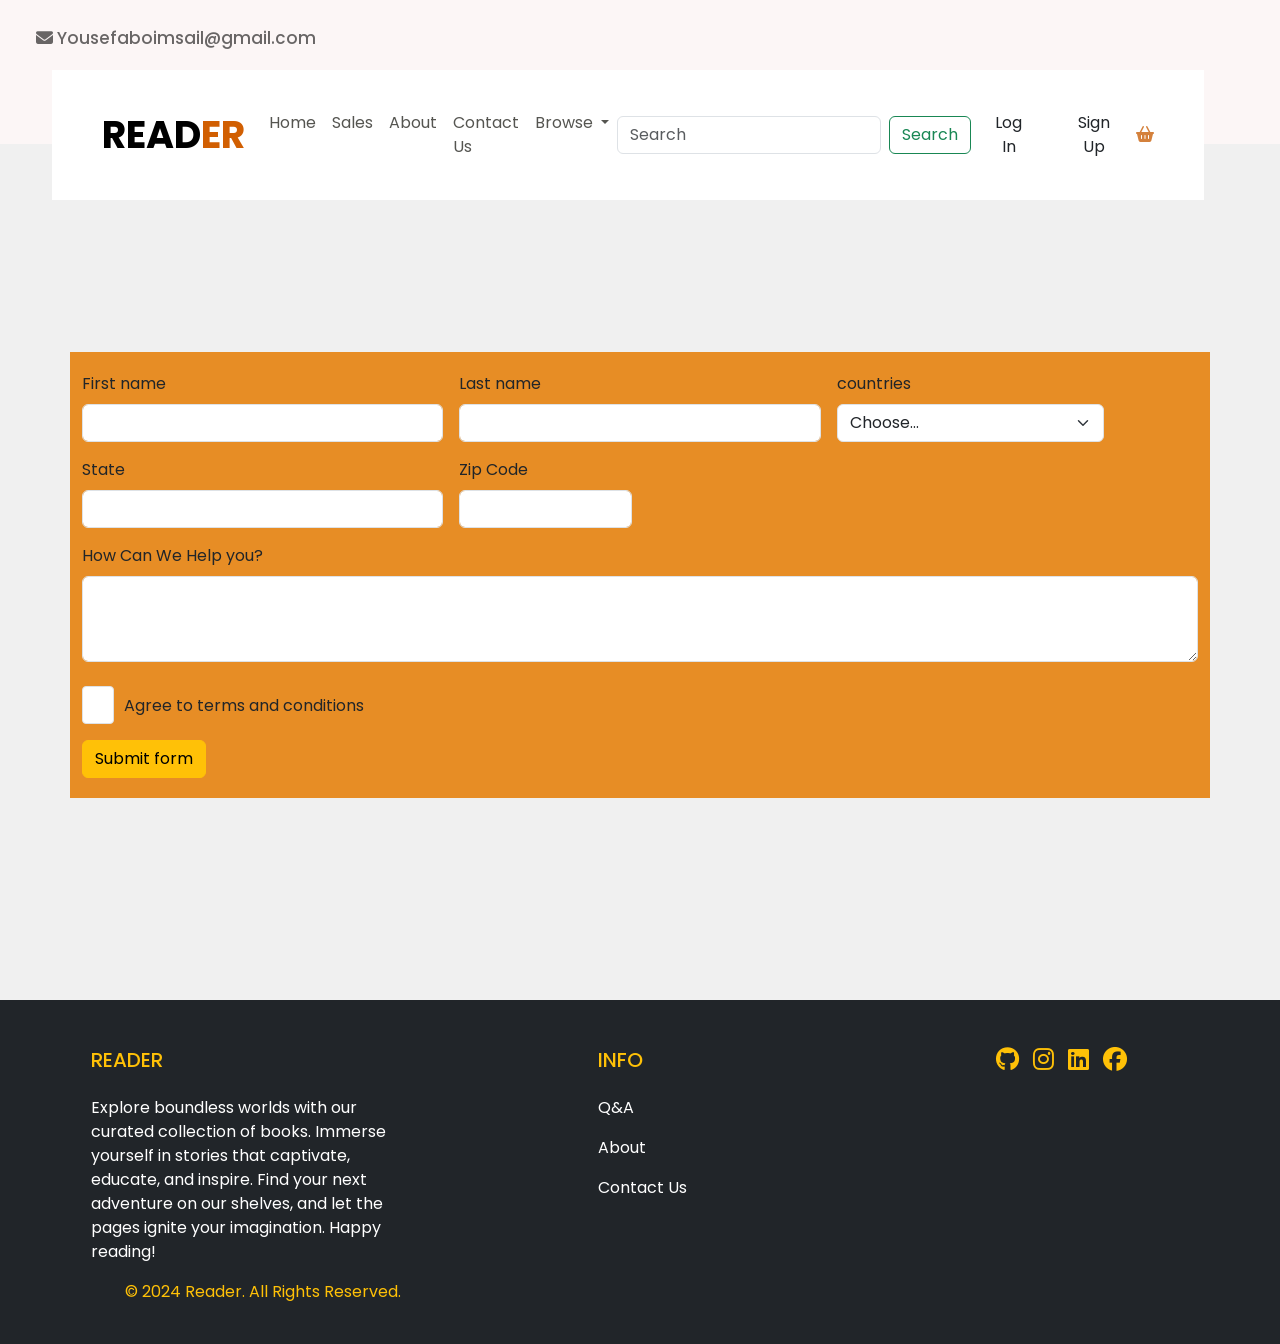
<file: reader/contectus.html>
<!DOCTYPE html>
<html lang="en">

<head>
    <meta charset="UTF-8">
    <meta name="viewport" content="width=device-width, initial-scale=1.0">
    <title>Reader</title>
    <link rel="icon" href="image/android-chrome-192x192.png" type="image/png" sizes="192x192">

    <link rel="stylesheet" href="style.css">
    <link rel="stylesheet" href="https://cdnjs.cloudflare.com/ajax/libs/font-awesome/6.4.2/css/all.min.css">
    <link rel="stylesheet" href="https://cdn.jsdelivr.net/npm/bootstrap@5.3.3/dist/css/bootstrap.min.css"
        integrity="sha384-QWTKZyjpPEjISv5WaRU9OFeRpok6YctnYmDr5pNlyT2bRjXh0JMhjY6hW+ALEwIH" crossorigin="anonymous">
    <link
        href="https://fonts.googleapis.com/css2?family=Poppins:ital,wght@0,100;0,200;0,300;0,400;0,500;0,600;0,700;0,800;0,900&display=swap"
        rel="stylesheet">
</head>

<body>
    <div class="content">
        <div class="header">
            <div class="nav-top-bar">
                <div class="container-fluid gx-0">
                    <div class="text-container">
                        <div class="text-content">
                            <a class="container-Em" href="mailto:Yousefaboimsail@gmail.com">
                                <p class="para-text"><span class="span-text"><i class="fa-solid fa-envelope"></i> Yousefaboimsail@gmail.com</span></p>
                            </a>
                        </div>
                        <div class="navbar-container">
                            <nav class="navbar navbar-expand-lg">
                                <div class="container-fluid">
                                    <a class="navbar-brand" href="index.html">
                                        <h3 class="heading-logo">Read<span class="er">er</span></h3>
                                    </a>
                                    <button class="navbar-toggler" type="button" data-bs-toggle="collapse"
                                        data-bs-target="#navbarSupportedContent"
                                        aria-controls="navbarSupportedContent" aria-expanded="false"
                                        aria-label="Toggle navigation">
                                        <span class="navbar-toggler-icon"></span>
                                    </button>
                                    <div class="collapse navbar-collapse" id="navbarSupportedContent">
                                        <ul class="navbar-nav me-auto mb-2 mb-lg-0">
                                            <li class="nav-item">
                                                <a class="nav-link" aria-current="page" href="index.html">Home</a>
                                            </li>
                                            <li class="nav-item">
                                                <a class="nav-link" href="Sales.html">Sales</a>
                                            </li>
                                            <li class="nav-item">
                                                <a class="nav-link" href="About.html">About</a>
                                            </li>
                                            <li class="nav-item">
                                                <a class="nav-link" href="contectus.html">Contact Us</a>
                                            </li>
                                            <li class="nav-item dropdown">
                                                <a class="nav-link dropdown-toggle" href="#" role="button"
                                                    data-bs-toggle="dropdown" aria-expanded="false">
                                                    Browse
                                                </a>
                                                <ul class="dropdown-menu">
                                                    <li><a class="dropdown-item" href="RandomBooks.html">Random Books</a></li>
                                                    <li><a class="dropdown-item" href="Fiction.html">Fiction</a></li>
                                                    <li><a class="dropdown-item" href="TrueCrime.html">True Crime</a></li>
                                                    <li><a class="dropdown-item" href="Horror.html">Horror</a></li>
                                                </ul>
                                            </li>
                                        </ul>
                                        <form class="d-flex" role="search">
                                            <input class="form-control me-2" type="search" placeholder="Search" aria-label="Search">
                                            <button class="btn btn-outline-success" type="submit">Search</button>
                                        </form>
                                        <div class="d-grid gap-2 d-md-flex justify-content-md-end">
                                            <button class="btn btn-Light me-md-2" type="button" id="navbarLoginBtn">Log In</button>
                                            <button class="btn btn-Light" type="button" id="navbarSignupBtn">Sign Up</button>
                                        </div>
                                        <div class="shopping-nav">
                                            <a href="#" data-bs-toggle="offcanvas" data-bs-target="#offcanvasScrolling"
                                                aria-controls="offcanvasScrolling">
                                                <i id="cart" class="fa-solid fa-basket-shopping"></i>
                                            </a>
                                        </div>
                                    </div>
                                </div>
                            </nav>
                        </div>
                    </div>
                </div>
                <div class="offcanvas offcanvas-end" data-bs-scroll="true" data-bs-backdrop="false" tabindex="-1"
                    id="offcanvasScrolling" aria-labelledby="offcanvasScrollingLabel">
                    <div class="offcanvas-header">
                        <h5 class="offcanvas-title" id="offcanvasScrollingLabel">Shopping Cart</h5>
                        <button type="button" class="btn-close" data-bs-dismiss="offcanvas" aria-label="Close"></button>
                    </div>
                    <div class="offcanvas-body">
                        <div class="container">
                            <div class="row">
                                <div class="col">
                                    <h6 style="margin-left: -100px;">Your Cart is Empty</h6>
                                    <a href="RandomBooks.html"> <button type="button" class="btn btn-warning" style="margin-top: 300px;">Add Items</button></a>
                                </div>
                            </div>
                        </div>
                    </div>
                </div>
                <div class="modal fade" id="authModal" tabindex="-1" aria-labelledby="authModalLabel" aria-hidden="true">
                    <div class="modal-dialog">
                        <div class="modal-content">
                            <div class="modal-header">
                                <h1 class="modal-title fs-5" id="authModalLabel">Sign Up</h1>
                                <button type="button" class="btn-close" data-bs-dismiss="modal" aria-label="Close"></button>
                            </div>
                            <div class="modal-body">
                                <div class="container">
                                    <div class="form-box">
                                        <h1 id="formTitle">Sign Up</h1>
                                        <form>
                                            <div class="input-group">
                                                <div class="input-field" id="nameField">
                                                    <i class="fa-solid fa-user"></i>
                                                    <input type="text" placeholder="Name">
                                                </div>
                                                <div class="input-field">
                                                    <i class="fa-solid fa-envelope"></i>
                                                    <input type="email" placeholder="Email">
                                                </div>
                                                <div class="input-field" id="passwordField">
                                                    <i class="fa-solid fa-lock"></i>
                                                    <input type="password" placeholder="Password">
                                                </div>
                                                <p>Lost password? <a href="#" id="forgotPasswordBtn">Click Here</a></p>
                                            </div>
                                            <div class="btn-field">
                                                <button type="button" id="formSignupBtn">Sign Up</button>
                                                <button type="button" id="formLoginBtn" class="disable">Log In</button>
                                            </div>
                                            <div class="btn-field">
                                                <div></div>
                                                <button type="button" id="formSendBtn" class="disable">Send</button>
                                            </div>
                                        </form>
                                    </div>
                                </div>
                            </div>
                        </div>
                    </div>
                </div>

                <div class="container" style="margin-top: 300px; background-color: rgb(231, 141, 37);">
                    <form class="row g-3">
                        <div class="col-md-4">
                            <label for="validationDefault01" class="form-label">First name</label>
                            <input type="text" class="form-control" id="validationDefault01" value="" required>
                        </div>
                        <div class="col-md-4">
                            <label for="validationDefault02" class="form-label">Last name</label>
                            <input type="text" class="form-control" id="validationDefault02" value="" required>
                        </div>
                        <div class="col-md-3">
                            <label for="validationDefault04" class="form-label">countries</label>
                            <select class="form-select" id="validationDefault04" required>
                                <option value="">Choose...</option>
                                <option value="Afghanistan">Afghanistan</option>
                                <option value="Albania">Albania</option>
                                <option value="Algeria">Algeria</option>
                                <option value="Andorra">Andorra</option>
                                <option value="Angola">Angola</option>
                                <option value="Antigua and Barbuda">Antigua and Barbuda</option>
                                <option value="Argentina">Argentina</option>
                                <option value="Armenia">Armenia</option>
                                <option value="Australia">Australia</option>
                                <option value="Austria">Austria</option>
                                <option value="Azerbaijan">Azerbaijan</option>
                                <option value="Bahamas">Bahamas</option>
                                <option value="Bahrain">Bahrain</option>
                                <option value="Bangladesh">Bangladesh</option>
                                <option value="Barbados">Barbados</option>
                                <option value="Belarus">Belarus</option>
                                <option value="Belgium">Belgium</option>
                                <option value="Belize">Belize</option>
                                <option value="Benin">Benin</option>
                                <option value="Bhutan">Bhutan</option>
                                <option value="Bolivia">Bolivia</option>
                                <option value="Bosnia and Herzegovina">Bosnia and Herzegovina</option>
                                <option value="Botswana">Botswana</option>
                                <option value="Brazil">Brazil</option>
                                <option value="Brunei">Brunei</option>
                                <option value="Bulgaria">Bulgaria</option>
                                <option value="Burkina Faso">Burkina Faso</option>
                                <option value="Burundi">Burundi</option>
                                <option value="Cabo Verde">Cabo Verde</option>
                                <option value="Cambodia">Cambodia</option>
                                <option value="Cameroon">Cameroon</option>
                                <option value="Canada">Canada</option>
                                <option value="Central African Republic">Central African Republic</option>
                                <option value="Chad">Chad</option>
                                <option value="Chile">Chile</option>
                                <option value="China">China</option>
                                <option value="Colombia">Colombia</option>
                                <option value="Comoros">Comoros</option>
                                <option value="Congo, Democratic Republic of the">Congo, Democratic Republic of the</option>
                                <option value="Congo, Republic of the">Congo, Republic of the</option>
                                <option value="Costa Rica">Costa Rica</option>
                                <option value="Croatia">Croatia</option>
                                <option value="Cuba">Cuba</option>
                                <option value="Cyprus">Cyprus</option>
                                <option value="Czech Republic">Czech Republic</option>
                                <option value="Denmark">Denmark</option>
                                <option value="Djibouti">Djibouti</option>
                                <option value="Dominica">Dominica</option>
                                <option value="Dominican Republic">Dominican Republic</option>
                                <option value="Ecuador">Ecuador</option>
                                <option value="Egypt">Egypt</option>
                                <option value="El Salvador">El Salvador</option>
                                <option value="Equatorial Guinea">Equatorial Guinea</option>
                                <option value="Eritrea">Eritrea</option>
                                <option value="Estonia">Estonia</option>
                                <option value="Eswatini">Eswatini</option>
                                <option value="Ethiopia">Ethiopia</option>
                                <option value="Fiji">Fiji</option>
                                <option value="Finland">Finland</option>
                                <option value="France">France</option>
                                <option value="Gabon">Gabon</option>
                                <option value="Gambia">Gambia</option>
                                <option value="Georgia">Georgia</option>
                                <option value="Germany">Germany</option>
                                <option value="Ghana">Ghana</option>
                                <option value="Greece">Greece</option>
                                <option value="Grenada">Grenada</option>
                                <option value="Guatemala">Guatemala</option>
                                <option value="Guinea">Guinea</option>
                                <option value="Guinea-Bissau">Guinea-Bissau</option>
                                <option value="Guyana">Guyana</option>
                                <option value="Haiti">Haiti</option>
                                <option value="Honduras">Honduras</option>
                                <option value="Hungary">Hungary</option>
                                <option value="Iceland">Iceland</option>
                                <option value="India">India</option>
                                <option value="Indonesia">Indonesia</option>
                                <option value="Iran">Iran</option>
                                <option value="Iraq">Iraq</option>
                                <option value="Ireland">Ireland</option>
                                <option value="Israel">Israel</option>
                                <option value="Italy">Italy</option>
                                <option value="Jamaica">Jamaica</option>
                                <option value="Japan">Japan</option>
                                <option value="Jordan">Jordan</option>
                                <option value="Kazakhstan">Kazakhstan</option>
                                <option value="Kenya">Kenya</option>
                                <option value="Kiribati">Kiribati</option>
                                <option value="Korea, North">Korea, North</option>
                                <option value="Korea, South">Korea, South</option>
                                <option value="Kosovo">Kosovo</option>
                                <option value="Kuwait">Kuwait</option>
                                <option value="Kyrgyzstan">Kyrgyzstan</option>
                                <option value="Laos">Laos</option>
                                <option value="Latvia">Latvia</option>
                                <option value="Lebanon">Lebanon</option>
                                <option value="Lesotho">Lesotho</option>
                                <option value="Liberia">Liberia</option>
                                <option value="Libya">Libya</option>
                                <option value="Liechtenstein">Liechtenstein</option>
                                <option value="Lithuania">Lithuania</option>
                                <option value="Luxembourg">Luxembourg</option>
                                <option value="Madagascar">Madagascar</option>
                                <option value="Malawi">Malawi</option>
                                <option value="Malaysia">Malaysia</option>
                                <option value="Maldives">Maldives</option>
                                <option value="Mali">Mali</option>
                                <option value="Malta">Malta</option>
                                <option value="Marshall Islands">Marshall Islands</option>
                                <option value="Mauritania">Mauritania</option>
                                <option value="Mauritius">Mauritius</option>
                                <option value="Mexico">Mexico</option>
                                <option value="Micronesia">Micronesia</option>
                                <option value="Moldova">Moldova</option>
                                <option value="Monaco">Monaco</option>
                                <option value="Mongolia">Mongolia</option>
                                <option value="Montenegro">Montenegro</option>
                                <option value="Morocco">Morocco</option>
                                <option value="Mozambique">Mozambique</option>
                                <option value="Myanmar">Myanmar</option>
                                <option value="Namibia">Namibia</option>
                                <option value="Nauru">Nauru</option>
                                <option value="Nepal">Nepal</option>
                                <option value="Netherlands">Netherlands</option>
                                <option value="New Zealand">New Zealand</option>
                                <option value="Nicaragua">Nicaragua</option>
                                <option value="Niger">Niger</option>
                                <option value="Nigeria">Nigeria</option>
                                <option value="North Macedonia">North Macedonia</option>
                                <option value="Norway">Norway</option>
                                <option value="Oman">Oman</option>
                                <option value="Pakistan">Pakistan</option>
                                <option value="Palau">Palau</option>
                                <option value="Palestine">Palestine</option>
                                <option value="Panama">Panama</option>
                                <option value="Papua New Guinea">Papua New Guinea</option>
                                <option value="Paraguay">Paraguay</option>
                                <option value="Peru">Peru</option>
                                <option value="Philippines">Philippines</option>
                                <option value="Poland">Poland</option>
                                <option value="Portugal">Portugal</option>
                                <option value="Qatar">Qatar</option>
                                <option value="Romania">Romania</option>
                                <option value="Russia">Russia</option>
                                <option value="Rwanda">Rwanda</option>
                                <option value="Saint Kitts and Nevis">Saint Kitts and Nevis</option>
                                <option value="Saint Lucia">Saint Lucia</option>
                                <option value="Saint Vincent and the Grenadines">Saint Vincent and the Grenadines</option>
                                <option value="Samoa">Samoa</option>
                                <option value="San Marino">San Marino</option>
                                <option value="Sao Tome and Principe">Sao Tome and Principe</option>
                                <option value="Saudi Arabia">Saudi Arabia</option>
                                <option value="Senegal">Senegal</option>
                                <option value="Serbia">Serbia</option>
                                <option value="Seychelles">Seychelles</option>
                                <option value="Sierra Leone">Sierra Leone</option>
                                <option value="Singapore">Singapore</option>
                                <option value="Slovakia">Slovakia</option>
                                <option value="Slovenia">Slovenia</option>
                                <option value="Solomon Islands">Solomon Islands</option>
                                <option value="Somalia">Somalia</option>
                                <option value="South Africa">South Africa</option>
                                <option value="South Sudan">South Sudan</option>
                                <option value="Spain">Spain</option>
                                <option value="Sri Lanka">Sri Lanka</option>
                                <option value="Sudan">Sudan</option>
                                <option value="Suriname">Suriname</option>
                                <option value="Sweden">Sweden</option>
                                <option value="Switzerland">Switzerland</option>
                                <option value="Syria">Syria</option>
                                <option value="Taiwan">Taiwan</option>
                                <option value="Tajikistan">Tajikistan</option>
                                <option value="Tanzania">Tanzania</option>
                                <option value="Thailand">Thailand</option>
                                <option value="Timor-Leste">Timor-Leste</option>
                                <option value="Togo">Togo</option>
                                <option value="Tonga">Tonga</option>
                                <option value="Trinidad and Tobago">Trinidad and Tobago</option>
                                <option value="Tunisia">Tunisia</option>
                                <option value="Turkey">Turkey</option>
                                <option value="Turkmenistan">Turkmenistan</option>
                                <option value="Tuvalu">Tuvalu</option>
                                <option value="Uganda">Uganda</option>
                                <option value="Ukraine">Ukraine</option>
                                <option value="United Arab Emirates">United Arab Emirates</option>
                                <option value="United Kingdom">United Kingdom</option>
                                <option value="United States of America">United States of America</option>
                                <option value="Uruguay">Uruguay</option>
                                <option value="Uzbekistan">Uzbekistan</option>
                                <option value="Vanuatu">Vanuatu</option>
                                <option value="Vatican City">Vatican City</option>
                                <option value="Venezuela">Venezuela</option>
                                <option value="Vietnam">Vietnam</option>
                                <option value="Yemen">Yemen</option>
                                <option value="Zambia">Zambia</option>
                                <option value="Zimbabwe">Zimbabwe</option>
                            </select>
                            
                        </div>
                        <div class="col-md-4">
                            <label for="validationDefault03" class="form-label">State</label>
                            <input type="text" class="form-control" id="validationDefault03" required>
                        </div>
                        <div class="col-md-2">
                            <label for="validationDefault05" class="form-label">Zip Code</label>
                            <input type="text" class="form-control" id="validationDefault05" required>
                        </div>
                        <div class="mb-3">
                            <label for="exampleFormControlTextarea1" class="form-label">How Can We Help you?</label>
                            <textarea class="form-control" id="exampleFormControlTextarea1" rows="3"></textarea>
                        </div>
                        <div class="col-12">
                            <div class="form-check">
                                <input class="form-check-input" type="checkbox" value="" id="invalidCheck2" required
                                    style="margin-right: 10px; margin-top: -8px;">
                                <label class="form-check-label" for="invalidCheck2">
                                    Agree to terms and conditions
                                </label>
                            </div>
                        </div>
                        <div class="col-12">
                            <button class="btn btn-warning" type="submit">Submit form</button>
                        </div>
                    </form>
                </div>
            </div>
        </div>
        <footer class="bg-dark text-white pt-5 pb-4" style="margin-top: 100px;">
            <div class="container-2 text-center-2 text-md-left">
                <div class="row text-center-2 text-md-left">
                    <div class="col-md-3 col-lg-3 col-xl-3 mx-auto ml-3">
                        <h5 class="text-uppercase mb-4 font-weight-bold text-warning">Reader</h5>
                        <p>Explore boundless worlds with our curated collection of books. Immerse yourself in stories that
                            captivate, educate, and inspire. Find your next adventure on our shelves, and let the pages
                            ignite your imagination. Happy reading!</p>
                    </div>
                    <div class="col-md-2 col-lg-2 col-xl-2 mx-auto ml-3">
                        <h5 class="text-uppercase mb-4 font-weight-bold text-warning">Info</h5>
                        <p>
                            <a href="Q&A.html" class="text-white" style="text-decoration: none;">Q&A</a>
                        </p>
                        <p>
                            <a href="About.html" class="text-white" style="text-decoration: none;">About</a>
                        </p>
                        <p>
                            <a href="contectus.html" class="text-white" style="text-decoration: none;">Contact Us</a>
                        </p>
                    </div>
                    <div class="col-md-2 col-lg-2 col-xl-2 mx-auto ml-3">
                        <div class="text-container2">
                            <div class="social-links">
                                <a id="social-links" href="https://github.com/yzoomx" target="_blank"><i class="fa-brands fa-github fa-xl"></i></a>
                                <a id="social-links" href="" target="_blank"><i class="fa-brands fa-instagram fa-xl"></i></a>
                                <a id="social-links" href="https://www.linkedin.com/in/yousef-aboismail-8574a1252/"
                                    target="_blank"><i class="fa-brands fa-linkedin fa-xl"></i></a>
                                <a id="social-links" href="" target="_blank"><i class="fa-brands fa-facebook fa-xl"></i></a>
                            </div>
                        </div>
                    </div>
                </div>
                <p class="copy">&copy; 2024 Reader. All Rights Reserved.</p>
            </div>
        </footer>
    </div>
    <script src="https://cdn.jsdelivr.net/npm/bootstrap@5.3.3/dist/js/bootstrap.bundle.min.js"
        integrity="sha384-YvpcrYf0tY3lHB60NNkmXc5s9fDVZLESaAA55NDzOxhy9GkcIdslK1eN7N6jIeHz"
        crossorigin="anonymous"></script>
    <script>
        document.addEventListener("DOMContentLoaded", function () {
            var formSendBtn = document.getElementById("formSendBtn");
            var formLoginBtn = document.getElementById("formLoginBtn");
            var formSignupBtn = document.getElementById("formSignupBtn");
            var forgotPass = document.getElementById("forgotPasswordBtn");
            var passField = document.getElementById("passwordField");
            var nameField = document.getElementById("nameField");
            var formTitle = document.getElementById("formTitle");

            formLoginBtn.onclick = function () {
                nameField.style.maxHeight = "0";
                passField.style.maxHeight = "60px";
                formSendBtn.classList.add("disable");
                formLoginBtn.classList.add("disable");
                formSignupBtn.classList.remove("disable");
                formTitle.innerHTML = "Log In";
            }

            forgotPass.onclick = function () {
                passField.style.maxHeight = "0";
                nameField.style.maxHeight = "0";
                formSendBtn.classList.remove("disable");
                formLoginBtn.classList.add("disable");
                formSignupBtn.classList.add("disable");
                formTitle.innerHTML = "Recover Password";
            }

            formSignupBtn.onclick = function () {
                nameField.style.maxHeight = "60px";
                passField.style.maxHeight = "60px";
                formSendBtn.classList.add("disable");
                formLoginBtn.classList.remove("disable");
                formSignupBtn.classList.add("disable");
                formTitle.innerHTML = "Sign Up";
            }

            navbarLoginBtn.onclick = function () {
                var authModal = new bootstrap.Modal(document.getElementById('authModal'));
                authModal.show();
                formTitle.innerHTML = "Log In";
                nameField.style.maxHeight = "0";
                passField.style.maxHeight = "60px";
                formSignupBtn.classList.remove("disable");
                formLoginBtn.classList.add("disable");
                formSendBtn.classList.add("disable");
            }

            navbarSignupBtn.onclick = function () {
                var authModal = new bootstrap.Modal(document.getElementById('authModal'));
                authModal.show();
                formTitle.innerHTML = "Sign Up";
                nameField.style.maxHeight = "60px";
                passField.style.maxHeight = "60px";
                formSignupBtn.classList.add("disable");
                formLoginBtn.classList.remove("disable");
                formSendBtn.classList.add("disable");
            }
        });
    </script>
</body>

</html>
</file>
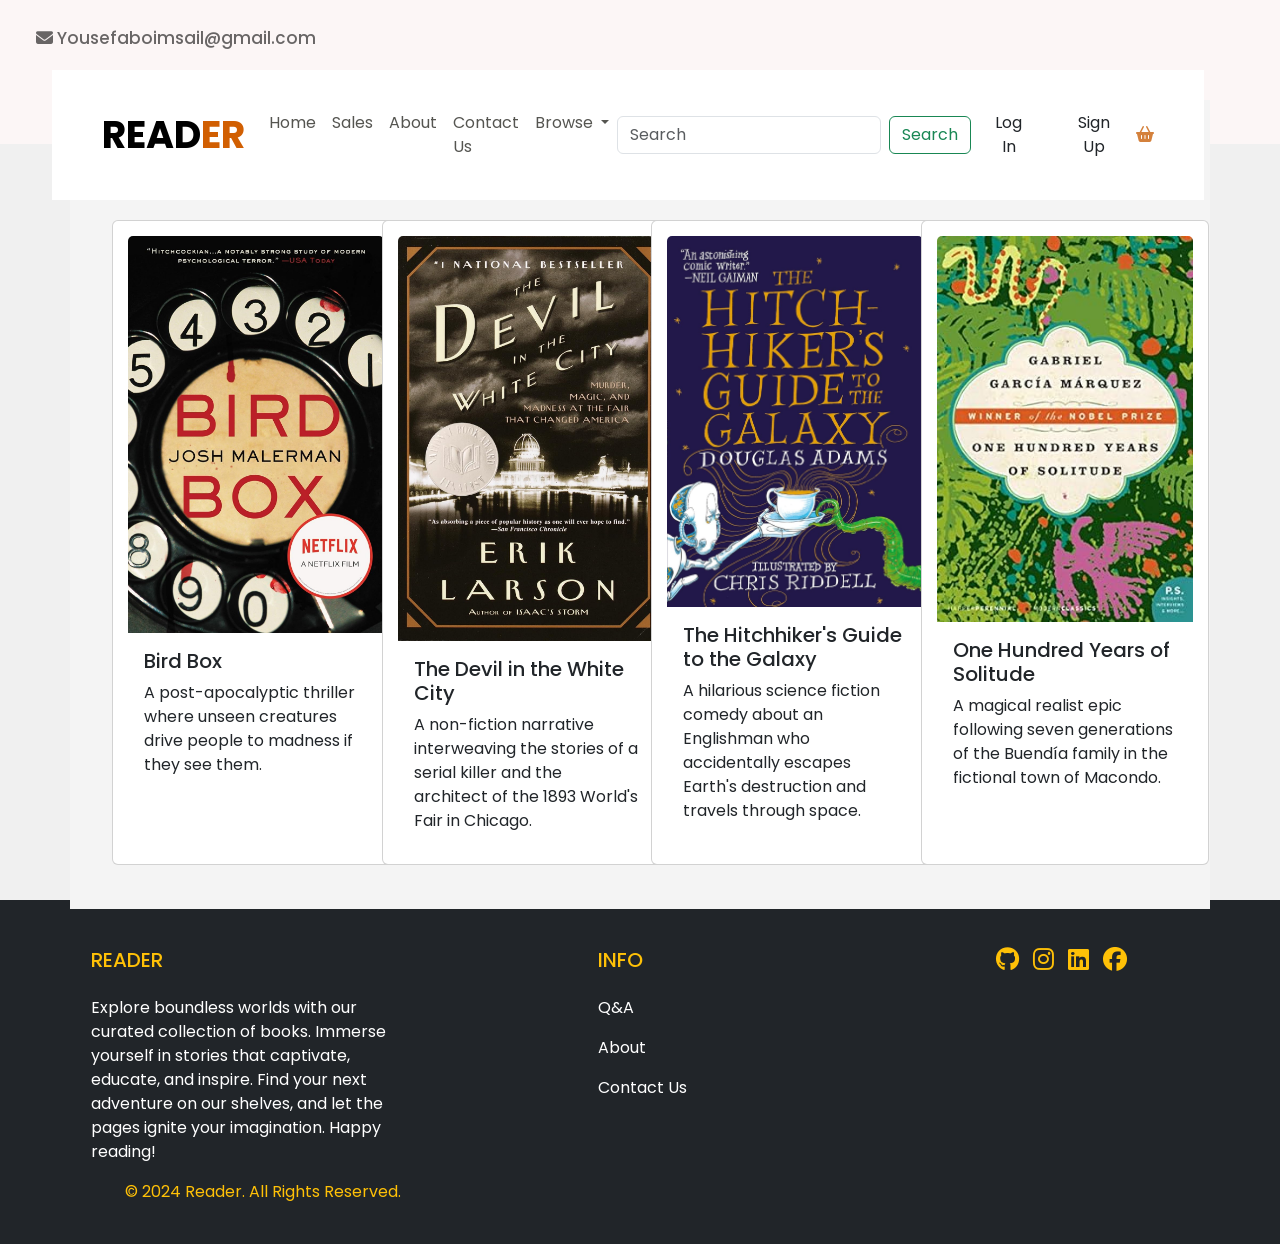
<file: reader/Fiction.html>
<!DOCTYPE html>
<html lang="en">

<head>
    <meta charset="UTF-8">
    <meta name="viewport" content="width=device-width, initial-scale=1.0">
    <title>Reader</title>
    <link rel="icon" href="image/android-chrome-192x192.png" type="image/png" sizes="192x192">

    <link rel="stylesheet" href="style.css">
    <link href="https://cdn.jsdelivr.net/npm/bootstrap@5.3.3/dist/css/bootstrap.min.css" rel="stylesheet"
        integrity="sha384-QWTKZyjpPEjISv5WaRU9OFeRpok6YctnYmDr5pNlyT2bRjXh0JMhjY6hW+ALEwIH" crossorigin="anonymous">
    <link rel="preconnect" href="https://fonts.googleapis.com">
    <link rel="preconnect" href="https://fonts.gstatic.com" crossorigin>
    <link
        href="https://fonts.googleapis.com/css2?family=Poppins:ital,wght@0,100;0,200;0,300;0,400;0,500;0,600;0,700;0,800;0,900&display=swap"
        rel="stylesheet">
    <link rel="stylesheet" href="https://cdnjs.cloudflare.com/ajax/libs/font-awesome/6.4.2/css/all.min.css">
</head>

<body>
    <div class="content">
    <div class="header">
        <div class="nav-top-bar">
            <div class="container-fluid gx-0">
                <div class="text-container">
                    <div class="text-content">
                        <a class="container-Em" href="mailto: Yousefaboimsail@gmail.com">
                            <p class="para-text"><span class="span-text"><i class="fa-solid fa-envelope"></i>
                                    Yousefaboimsail@gmail.com</span></p>
                        </a>
                    </div>
                    <div class="navbar-container">
                        <nav class="navbar navbar-expand-lg">
                            <div class="container-fluid">
                                <a class="navbar-brand" href="index.html">
                                    <h3 class="heading-logo">Read<span class="er">er</span></h3>
                                </a>
                                <button class="navbar-toggler" type="button" data-bs-toggle="collapse"
                                    data-bs-target="#navbarSupportedContent" aria-controls="navbarSupportedContent"
                                    aria-expanded="false" aria-label="Toggle navigation">
                                    <span class="navbar-toggler-icon"></span>
                                </button>
                                <div class="collapse navbar-collapse" id="navbarSupportedContent">
                                    <ul class="navbar-nav me-auto mb-2 mb-lg-0">
                                        <li class="nav-item">
                                            <a class="nav-link" aria-current="page" href="index.html">Home</a>
                                        </li>
                                        <li class="nav-item">
                                            <a class="nav-link" href="Sales.html">Sales</a>
                                        </li>
                                        <li class="nav-item">
                                            <a class="nav-link" href="About.html">About</a>
                                        </li>
                                        <li class="nav-item">
                                            <a class="nav-link" href="contectus.html">Contact Us</a>
                                        </li>
                                        <li class="nav-item dropdown">
                                            <a class="nav-link dropdown-toggle" href="#" role="button"
                                                data-bs-toggle="dropdown" aria-expanded="false">
                                                Browse
                                            </a>
                                            <ul class="dropdown-menu">
                                                <li><a class="dropdown-item" href="RandomBooks.html">Random Books</a>
                                                </li>
                                                <li><a class="dropdown-item" href="Fiction.html">Fiction</a></li>
                                                <li><a class="dropdown-item" href="TrueCrime.html">True Crime</a></li>
                                                <li><a class="dropdown-item" href="Horror.html">Horror</a></li>
                                            </ul>
                                        </li>
                                    </ul>
                                    <form class="d-flex" role="search">
                                        <input class="form-control me-2" type="search" placeholder="Search"
                                            aria-label="Search">
                                        <button class="btn btn-outline-success" type="submit">Search</button>
                                    </form>
                                    <div class="d-grid gap-2 d-md-flex justify-content-md-end">

                                        <button class="btn btn-Light me-md-2" type="button" id="navbarLoginBtn">Log
                                            In</button>

                                        <button class="btn btn-Light" type="button" id="navbarSignupBtn">Sign
                                            Up</button>

                                    </div>
                                    <div class="shopping-nav">
                                        <a href="#" data-bs-toggle="offcanvas" data-bs-target="#offcanvasScrolling"
                                            aria-controls="offcanvasScrolling">
                                            <i id="cart" class="fa-solid fa-basket-shopping"></i>
                                        </a>
                                    </div>
                                </div>
                            </div>
                        </nav>
                    </div>
                </div>
            </div>
            <div class="offcanvas offcanvas-end" data-bs-scroll="true" data-bs-backdrop="false" tabindex="-1" id="offcanvasScrolling" aria-labelledby="offcanvasScrollingLabel">
                <div class="offcanvas-header">
                    <h5 class="offcanvas-title" id="offcanvasScrollingLabel">Shopping Cart</h5>
                    <button type="button" class="btn-close" data-bs-dismiss="offcanvas" aria-label="Close"></button>
                </div>
                <div class="offcanvas-body"> <!-- Added container -->
                    <div class="container"> <!-- Container starts here -->
                        <div class="row">
                            <div class="col">
                                <!-- Your content here -->
                                <h6  style="margin-left: -100px;">Your Cart is Empty</h6>
                              <a href="RandomBooks.html"> <button type="button" class="btn btn-warning" style="margin-top: 300px;">Add Items</button></a> 
                            </div>
                        </div>
                    </div> <!-- Container ends here -->
                </div>
            </div>
            <div class="modal fade" id="authModal" tabindex="-1" aria-labelledby="authModalLabel" aria-hidden="true">
                <div class="modal-dialog">
                    <div class="modal-content">
                        <div class="modal-header">
                            <h1 class="modal-title fs-5" id="authModalLabel">Sign Up</h1>
                            <button type="button" class="btn-close" data-bs-dismiss="modal" aria-label="Close"></button>
                        </div>
                        <div class="modal-body">
                            <div class="container">
                                <div class="form-box">
                                    <h1 id="formTitle">Sign Up</h1>
                                    <form>
                                        <div class="input-group">
                                            <div class="input-field" id="nameField">
                                                <i class="fa-solid fa-user"></i>
                                                <input type="text" placeholder="Name">
                                            </div>
                                            <div class="input-field">
                                                <i class="fa-solid fa-envelope"></i>
                                                <input type="email" placeholder="Email">
                                            </div>
                                            <div class="input-field" id="passwordField">
                                                <i class="fa-solid fa-lock"></i>
                                                <input type="password" placeholder="Password">
                                            </div>
                                            <p>
                                                Lost password?
                                                <a href="#" id="forgotPasswordBtn">
                                                    Click Here
                                                </a>
                                            </p>
                                        </div>
                                        <div class="btn-field">
                                            <button type="button" id="formSignupBtn">Sign Up</button>
                                            <button type="button" id="formLoginBtn" class="disable">Log In</button>
                                        </div>
                                        <div class="btn-field">
                                            <div></div>
                                            <button type="button" id="formSendBtn" class="disable">Send</button>
                                        </div>
                                    </form>
                                </div>
                            </div>
                        </div>
                    </div>
                </div>
            </div>

            <script src="https://cdn.jsdelivr.net/npm/bootstrap@5.3.3/dist/js/bootstrap.bundle.min.js"
                integrity="sha384-YvpcrYf0tY3lHB60NNkmXc5s9fDVZLESaAA55NDzOxhy9GkcIdslK1eN7N6jIeHz"
                crossorigin="anonymous"></script>
            <script>
                // Code to handle form switching inside the modal
                let formSignupBtn = document.getElementById("formSignupBtn");
                let formLoginBtn = document.getElementById("formLoginBtn");
                let formSendBtn = document.getElementById("formSendBtn");
                let nameField = document.getElementById("nameField");
                let formTitle = document.getElementById("formTitle");
                let passField = document.getElementById("passwordField");
                let forgotPass = document.getElementById("forgotPasswordBtn");
                let navbarLogin = document.getElementById("navbarLoginBtn");
                let navbarSignup = document.getElementById("navbarSignupBtn");

                formSendBtn.onclick = function () {
                    passField.style.maxHeight = "60px";
                    formSendBtn.style.maxHeight = "0";
                    formTitle.innerHTML = "Log In";
                    formSignupBtn.classList.remove("disable");
                    formLoginBtn.classList.remove("disable");
                }

                forgotPass.onclick = function () {
                    nameField.style.maxHeight = "0";
                    passField.style.maxHeight = "0";
                    formSendBtn.style.maxHeight = "60px";
                    formTitle.innerHTML = "Forgot Password";
                    formSignupBtn.classList.add("disable");
                    formLoginBtn.classList.add("disable");
                    formSendBtn.classList.remove("disable");
                }

                formLoginBtn.onclick = function () {
                    nameField.style.maxHeight = "0";
                    formSendBtn.style.maxHeight = "0";
                    passField.style.maxHeight = "60px";
                    formTitle.innerHTML = "Log In";
                    formSignupBtn.classList.remove("disable");
                    formLoginBtn.classList.remove("disable");
                    formSendBtn.classList.remove("disable");
                }

                formSignupBtn.onclick = function () {
                    nameField.style.maxHeight = "60px";
                    passField.style.maxHeight = "60px";
                    formSendBtn.style.maxHeight = "0";
                    formTitle.innerHTML = "Sign Up";
                    formSignupBtn.classList.remove("disable");
                    formLoginBtn.classList.remove("disable");
                }


                // Code to handle navbar button clicks to show the modal
                let navbarLoginBtn = document.getElementById("navbarLoginBtn");
                let navbarSignupBtn = document.getElementById("navbarSignupBtn");

                navbarLoginBtn.onclick = function () {
                    formLoginBtn.click();
                    new bootstrap.Modal(document.getElementById('authModal')).show();
                }

                navbarSignupBtn.onclick = function () {
                    formSignupBtn.click();
                    new bootstrap.Modal(document.getElementById('authModal')).show();
                }
            </script>
          <div id="card-2" class="container mt-5">
            <div class="row" style="margin-top: 100px; margin-right: 50px;">
                <div class="col-lg-3 col-md-6 mb-4">
                    <div class="card h-100" style="width: 18rem;">
                            <img src="image/imgb-5.jpg" class="card-img-top" alt="Bird Box Book">
                        <div class="card-body">
                            <h5 class="card-title">Bird Box</h5>
                            <p class="card-text">A post-apocalyptic thriller where unseen creatures drive people to madness if they see them.</p>
                        </div>
                    </div>
                </div>
                <div class="col-lg-3 col-md-6 mb-4">
                    <div class="card h-100" style="width: 18rem;">
                            <img src="image/imgb-9.jpg" class="card-img-top" alt="The Devil in the White City Book">
                        <div class="card-body">
                            <h5 class="card-title">The Devil in the White City</h5>
                            <p class="card-text">A non-fiction narrative interweaving the stories of a serial killer and the architect of the 1893 World's Fair in Chicago.</p>
                        </div>
                    </div>
                </div>
                <div class="col-lg-3 col-md-6 mb-4">
                    <div class="card h-100" style="width: 18rem;">
                            <img src="image/imgb-11.jpg" class="card-img-top" alt="The Hitchhiker's Guide to the Galaxy Book">
                        <div class="card-body">
                            <h5 class="card-title">The Hitchhiker's Guide to the Galaxy</h5>
                            <p class="card-text">A hilarious science fiction comedy about an Englishman who accidentally escapes Earth's destruction and travels through space.</p>
                        </div>
                    </div>
                </div>
                <div class="col-lg-3 col-md-6 mb-4">
                    <div class="card h-100" style="width: 18rem;">
                            <img src="image/imgb-12.jpg" class="card-img-top" alt="One Hundred Years of Solitude Book">
                        <div class="card-body">
                            <h5 class="card-title">One Hundred Years of Solitude</h5>
                            <p class="card-text">A magical realist epic following seven generations of the Buendía family in the fictional town of Macondo.</p>
                        </div>
                    </div>
                </div>
            </div>
        </div>
        
        </div>
    </div>
                <footer class="bg-dark text-white pt-5 pb-4">
                    <div class="container-2. text-center-2 text-md-left">
                        <div class="row text-center-2 text-md-left">
                            <div class="col-md-3 col-lg-3 col-xl-3 mx-auto ml-3">
                                <h5 class="text-uppercase mb-4 font-weight-bold text-warning">Reader</h5>
                                <p>Explore boundless worlds with our curated collection of books. Immerse yourself in stories that
                                    captivate, educate, and inspire. Find your next adventure on our shelves, and let the pages
                                    ignite your imagination. Happy reading!</p>
                                    
                            </div>
                            <div class="col-md-2 col-lg-2 col-xl-2 mx-auto ml-3">
                                <h5 class="text-uppercase mb-4 font-weight-bold text-warning">Info</h5>
                                <p>
                                    <a href="Q&A.html" class="text-white" style="text-decoration: none;">Q&A</a>
                                </p>
                                <p>
                                    <a href="About.html" class="text-white" style="text-decoration: none;">About</a>
                                </p>
                                <p>
                                    <a href="contectus.html" class="text-white" style="text-decoration: none;">Contact Us</a>
                                </p>
            
                            </div>
                            <div  class="col-md-2 col-lg-2 col-xl-2 mx-auto ml-3">
                                <div class="text-container2">
                                    <div  class="social-links ">
                                        <a id="social-links" href="https://github.com/yzoomx" target="_blank"><i
                                                class="fa-brands fa-github fa-xl"></i></a>
                                        <a id="social-links" href="" target="_blank"><i class="fa-brands fa-instagram fa-xl"></i></a>
                                        <a id="social-links" href="https://www.linkedin.com/in/yousef-aboismail-8574a1252/" target="_blank"><i
                                                class="fa-brands fa-linkedin fa-xl"></i></a>
                                        <a id="social-links" href="" target="_blank"><i class="fa-brands fa-facebook fa-xl"></i></a>
                                    </div>
                                </div>
                            </div>
                        </div>
                                <p class="copy">&copy; 2024 Reader. All Rights Reserved.</p>
            
                    </div>
            
                </footer>

    </body>

</html>
</file>
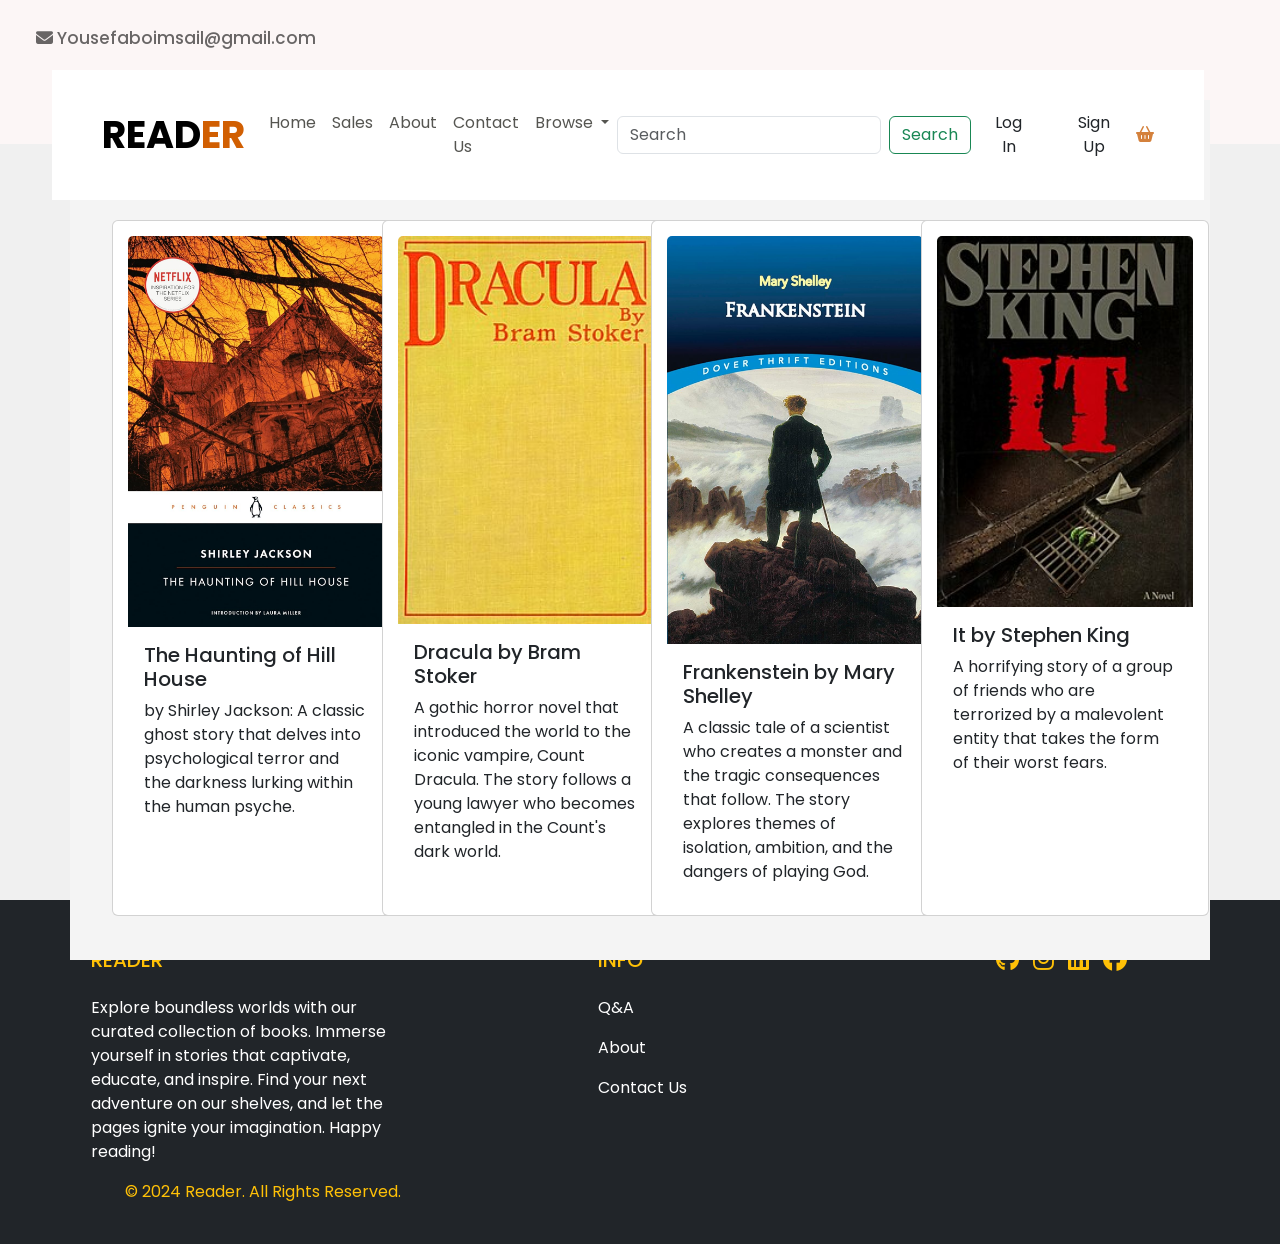
<file: reader/Horror.html>
<!DOCTYPE html>
<html lang="en">

<head>
    <meta charset="UTF-8">
    <meta name="viewport" content="width=device-width, initial-scale=1.0">
    <title>Reasder</title>
    <link rel="icon" href="image/android-chrome-192x192.png" type="image/png" sizes="192x192">

    <link rel="stylesheet" href="style.css">
    <link href="https://cdn.jsdelivr.net/npm/bootstrap@5.3.3/dist/css/bootstrap.min.css" rel="stylesheet"
        integrity="sha384-QWTKZyjpPEjISv5WaRU9OFeRpok6YctnYmDr5pNlyT2bRjXh0JMhjY6hW+ALEwIH" crossorigin="anonymous">
    <link rel="preconnect" href="https://fonts.googleapis.com">
    <link rel="preconnect" href="https://fonts.gstatic.com" crossorigin>
    <link
        href="https://fonts.googleapis.com/css2?family=Poppins:ital,wght@0,100;0,200;0,300;0,400;0,500;0,600;0,700;0,800;0,900&display=swap"
        rel="stylesheet">
    <link rel="stylesheet" href="https://cdnjs.cloudflare.com/ajax/libs/font-awesome/6.4.2/css/all.min.css">
    <style>


    </style>
</head>

<body>
    <div class="content">
    <div class="header">
        <div class="nav-top-bar">
            <div class="container-fluid gx-0">
                <div class="text-container">
                    <div class="text-content">
                        <a class="container-Em" href="mailto: Yousefaboimsail@gmail.com">
                            <p class="para-text"><span class="span-text"><i class="fa-solid fa-envelope"></i>
                                    Yousefaboimsail@gmail.com</span></p>
                        </a>
                    </div>
                    <div class="navbar-container">
                        <nav class="navbar navbar-expand-lg">
                            <div class="container-fluid">
                                <a class="navbar-brand" href="index.html">
                                    <h3 class="heading-logo">Read<span class="er">er</span></h3>
                                </a>
                                <button class="navbar-toggler" type="button" data-bs-toggle="collapse"
                                    data-bs-target="#navbarSupportedContent" aria-controls="navbarSupportedContent"
                                    aria-expanded="false" aria-label="Toggle navigation">
                                    <span class="navbar-toggler-icon"></span>
                                </button>
                                <div class="collapse navbar-collapse" id="navbarSupportedContent">
                                    <ul class="navbar-nav me-auto mb-2 mb-lg-0">
                                        <li class="nav-item">
                                            <a class="nav-link" aria-current="page" href="index.html">Home</a>
                                        </li>
                                        <li class="nav-item">
                                            <a class="nav-link" href="Sales.html">Sales</a>
                                        </li>
                                        <li class="nav-item">
                                            <a class="nav-link" href="About.html">About</a>
                                        </li>
                                        <li class="nav-item">
                                            <a class="nav-link" href="contectus.html">Contact Us</a>
                                        </li>
                                        <li class="nav-item dropdown">
                                            <a class="nav-link dropdown-toggle" href="#" role="button"
                                                data-bs-toggle="dropdown" aria-expanded="false">
                                                Browse
                                            </a>
                                            <ul class="dropdown-menu">
                                                <li><a class="dropdown-item" href="RandomBooks.html">Random Books</a>
                                                </li>
                                                <li><a class="dropdown-item" href="Fiction.html">Fiction</a></li>
                                                <li><a class="dropdown-item" href="TrueCrime.html">True Crime</a></li>
                                                <li><a class="dropdown-item" href="Horror.html">Horror</a></li>
                                            </ul>
                                        </li>
                                    </ul>
                                    <form class="d-flex" role="search">
                                        <input class="form-control me-2" type="search" placeholder="Search"
                                            aria-label="Search">
                                        <button class="btn btn-outline-success" type="submit">Search</button>
                                    </form>
                                    <div class="d-grid gap-2 d-md-flex justify-content-md-end">

                                        <button class="btn btn-Light me-md-2" type="button" id="navbarLoginBtn">Log
                                            In</button>

                                        <button class="btn btn-Light" type="button" id="navbarSignupBtn">Sign
                                            Up</button>

                                    </div>
                                    <div class="shopping-nav">
                                        <a href="#" data-bs-toggle="offcanvas" data-bs-target="#offcanvasScrolling"
                                            aria-controls="offcanvasScrolling">
                                            <i id="cart" class="fa-solid fa-basket-shopping"></i>
                                        </a>
                                    </div>
                                </div>
                            </div>
                        </nav>
                    </div>
                </div>
            </div>
            <div class="offcanvas offcanvas-end" data-bs-scroll="true" data-bs-backdrop="false" tabindex="-1" id="offcanvasScrolling" aria-labelledby="offcanvasScrollingLabel">
                <div class="offcanvas-header">
                    <h5 class="offcanvas-title" id="offcanvasScrollingLabel">Shopping Cart</h5>
                    <button type="button" class="btn-close" data-bs-dismiss="offcanvas" aria-label="Close"></button>
                </div>
                <div class="offcanvas-body"> <!-- Added container -->
                    <div class="container"> <!-- Container starts here -->
                        <div class="row">
                            <div class="col">
                                <!-- Your content here -->
                                <h6  style="margin-left: -100px;">Your Cart is Empty</h6>
                              <a href="RandomBooks.html"> <button type="button" class="btn btn-warning" style="margin-top: 300px;">Add Items</button></a> 
                            </div>
                        </div>
                    </div> <!-- Container ends here -->
                </div>
            </div>
            <div class="modal fade" id="authModal" tabindex="-1" aria-labelledby="authModalLabel" aria-hidden="true">
                <div class="modal-dialog">
                    <div class="modal-content">
                        <div class="modal-header">
                            <h1 class="modal-title fs-5" id="authModalLabel">Sign Up</h1>
                            <button type="button" class="btn-close" data-bs-dismiss="modal" aria-label="Close"></button>
                        </div>
                        <div class="modal-body">
                            <div class="container">
                                <div class="form-box">
                                    <h1 id="formTitle">Sign Up</h1>
                                    <form>
                                        <div class="input-group">
                                            <div class="input-field" id="nameField">
                                                <i class="fa-solid fa-user"></i>
                                                <input type="text" placeholder="Name">
                                            </div>
                                            <div class="input-field">
                                                <i class="fa-solid fa-envelope"></i>
                                                <input type="email" placeholder="Email">
                                            </div>
                                            <div class="input-field" id="passwordField">
                                                <i class="fa-solid fa-lock"></i>
                                                <input type="password" placeholder="Password">
                                            </div>
                                            <p>
                                                Lost password?
                                                <a href="#" id="forgotPasswordBtn">
                                                    Click Here
                                                </a>
                                            </p>
                                        </div>
                                        <div class="btn-field">
                                            <button type="button" id="formSignupBtn">Sign Up</button>
                                            <button type="button" id="formLoginBtn" class="disable">Log In</button>
                                        </div>
                                        <div class="btn-field">
                                            <div></div>
                                            <button type="button" id="formSendBtn" class="disable">Send</button>
                                        </div>
                                    </form>
                                </div>
                            </div>
                        </div>
                    </div>
                </div>
            </div>

            <script src="https://cdn.jsdelivr.net/npm/bootstrap@5.3.3/dist/js/bootstrap.bundle.min.js"
                integrity="sha384-YvpcrYf0tY3lHB60NNkmXc5s9fDVZLESaAA55NDzOxhy9GkcIdslK1eN7N6jIeHz"
                crossorigin="anonymous"></script>
            <script>
                // Code to handle form switching inside the modal
                let formSignupBtn = document.getElementById("formSignupBtn");
                let formLoginBtn = document.getElementById("formLoginBtn");
                let formSendBtn = document.getElementById("formSendBtn");
                let nameField = document.getElementById("nameField");
                let formTitle = document.getElementById("formTitle");
                let passField = document.getElementById("passwordField");
                let forgotPass = document.getElementById("forgotPasswordBtn");
                let navbarLogin = document.getElementById("navbarLoginBtn");
                let navbarSignup = document.getElementById("navbarSignupBtn");

                formSendBtn.onclick = function () {
                    passField.style.maxHeight = "60px";
                    formSendBtn.style.maxHeight = "0";
                    formTitle.innerHTML = "Log In";
                    formSignupBtn.classList.remove("disable");
                    formLoginBtn.classList.remove("disable");
                }

                forgotPass.onclick = function () {
                    nameField.style.maxHeight = "0";
                    passField.style.maxHeight = "0";
                    formSendBtn.style.maxHeight = "60px";
                    formTitle.innerHTML = "Forgot Password";
                    formSignupBtn.classList.add("disable");
                    formLoginBtn.classList.add("disable");
                    formSendBtn.classList.remove("disable");
                }

                formLoginBtn.onclick = function () {
                    nameField.style.maxHeight = "0";
                    formSendBtn.style.maxHeight = "0";
                    passField.style.maxHeight = "60px";
                    formTitle.innerHTML = "Log In";
                    formSignupBtn.classList.remove("disable");
                    formLoginBtn.classList.remove("disable");
                    formSendBtn.classList.remove("disable");
                }

                formSignupBtn.onclick = function () {
                    nameField.style.maxHeight = "60px";
                    passField.style.maxHeight = "60px";
                    formSendBtn.style.maxHeight = "0";
                    formTitle.innerHTML = "Sign Up";
                    formSignupBtn.classList.remove("disable");
                    formLoginBtn.classList.remove("disable");
                }


                // Code to handle navbar button clicks to show the modal
                let navbarLoginBtn = document.getElementById("navbarLoginBtn");
                let navbarSignupBtn = document.getElementById("navbarSignupBtn");

                navbarLoginBtn.onclick = function () {
                    formLoginBtn.click();
                    new bootstrap.Modal(document.getElementById('authModal')).show();
                }

                navbarSignupBtn.onclick = function () {
                    formSignupBtn.click();
                    new bootstrap.Modal(document.getElementById('authModal')).show();
                }
            </script>
        
            <div id="card-5" class="container mt-5">
            <div class="row" style="margin-top: 100px; margin-right: 50px;">
                <div class="col-lg-3 col-md-6 mb-4">
                    <div class="card h-100" style="width: 18rem;">
                                <img src="image/imgb-4.jpg" class="card-img-top" alt="The Haunting of Hill House Book">
                
                            <div class="card-body">
                                <h5 class="card-title">The Haunting of Hill House</h5>
                                <p class="card-text">by Shirley Jackson: A classic ghost story that delves into psychological terror and the darkness lurking within the human psyche.</p>
                            </div>
                        </div>
                    </div>
                    <div class="col-lg-3 col-md-6 mb-4">
                        <div class="card h-100" style="width: 18rem;">
                                <img src="image/imgb-17.jpg" class="card-img-top" alt="Dracula by Bram Stoker Book">
                            <div class="card-body">
                                <h5 class="card-title">Dracula by Bram Stoker</h5>
                                <p class="card-text">A gothic horror novel that introduced the world to the iconic vampire, Count Dracula. The story follows a young lawyer who becomes entangled in the Count's dark world.</p>
                            </div>
                        </div>
                    </div>
                    <div class="col-lg-3 col-md-6 mb-4">
                        <div class="card h-100" style="width: 18rem;">
                                <img src="image/imgb-18.jpg" class="card-img-top" alt="Frankenstein by Mary Shelley Book">
                            <div class="card-body">
                                <h5 class="card-title">Frankenstein by Mary Shelley</h5>
                                <p class="card-text">A classic tale of a scientist who creates a monster and the tragic consequences that follow. The story explores themes of isolation, ambition, and the dangers of playing God.</p>
                            </div>
                        </div>
                    </div>
                    <div class="col-lg-3 col-md-6 mb-4">
                        <div class="card h-100" style="width: 18rem;">
                                <img src="image/imgb-19.jpg" class="card-img-top" alt="It by Stephen King Book">
                            <div class="card-body">
                                <h5 class="card-title">It by Stephen King</h5>
                                <p class="card-text">A horrifying story of a group of friends who are terrorized by a malevolent entity that takes the form of their worst fears.</p>
                            </div>
                        </div>
                    </div>
                </div>
            </div>
        </div>
    </div>            
            <footer class="bg-dark text-white pt-5 pb-4">
                <div class="container-2. text-center-2 text-md-left">
                    <div class="row text-center-2 text-md-left">
                        <div class="col-md-3 col-lg-3 col-xl-3 mx-auto ml-3">
                            <h5 class="text-uppercase mb-4 font-weight-bold text-warning">Reader</h5>
                            <p>Explore boundless worlds with our curated collection of books. Immerse yourself in stories that
                                captivate, educate, and inspire. Find your next adventure on our shelves, and let the pages
                                ignite your imagination. Happy reading!</p>
                                
                        </div>
                        <div class="col-md-2 col-lg-2 col-xl-2 mx-auto ml-3">
                            <h5 class="text-uppercase mb-4 font-weight-bold text-warning">Info</h5>
                            <p>
                                <a href="Q&A.html" class="text-white" style="text-decoration: none;">Q&A</a>
                            </p>
                            <p>
                                <a href="About.html" class="text-white" style="text-decoration: none;">About</a>
                            </p>
                            <p>
                                <a href="contectus.html" class="text-white" style="text-decoration: none;">Contact Us</a>
                            </p>
        
                        </div>
                        <div  class="col-md-2 col-lg-2 col-xl-2 mx-auto ml-3">
                            <div class="text-container2">
                                <div  class="social-links ">
                                    <a id="social-links" href="https://github.com/yzoomx" target="_blank"><i
                                            class="fa-brands fa-github fa-xl"></i></a>
                                    <a id="social-links" href="" target="_blank"><i class="fa-brands fa-instagram fa-xl"></i></a>
                                    <a id="social-links" href="https://www.linkedin.com/in/yousef-aboismail-8574a1252/" target="_blank"><i
                                            class="fa-brands fa-linkedin fa-xl"></i></a>
                                    <a id="social-links" href="" target="_blank"><i class="fa-brands fa-facebook fa-xl"></i></a>
                                </div>
                            </div>
                        </div>
                    </div>
                            <p class="copy">&copy; 2024 Reader. All Rights Reserved.</p>
        
                </div>
        
            </footer>

</body>

</html>
</file>
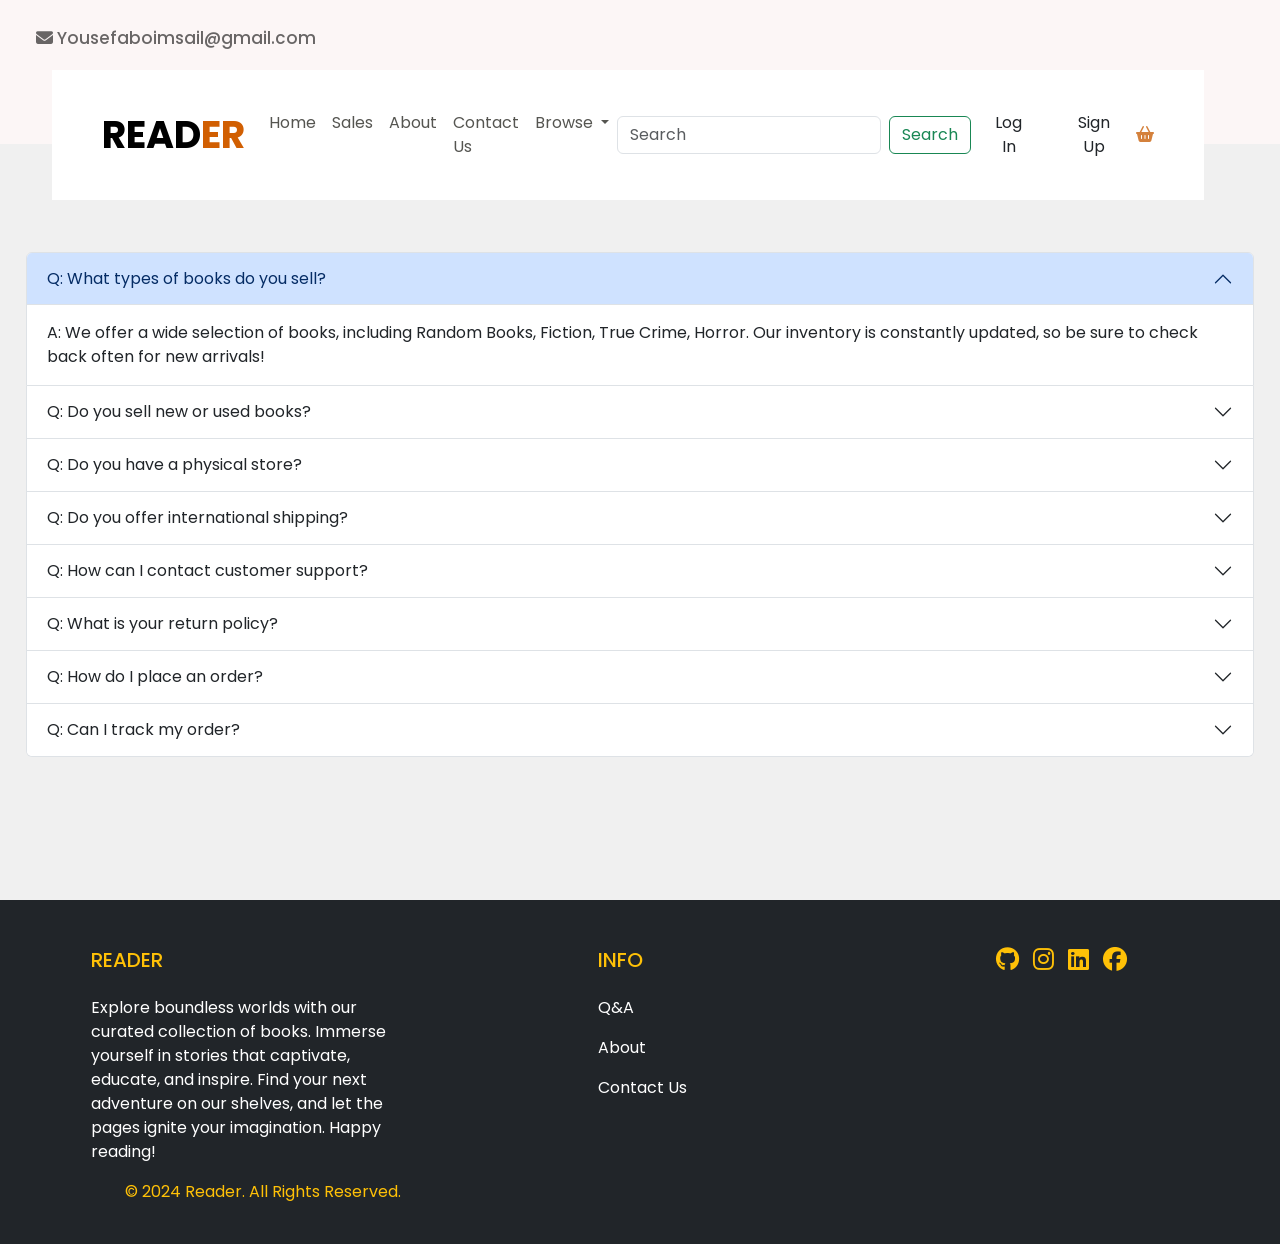
<file: reader/Q&A.html>
<!DOCTYPE html>
<html lang="en">

<head>
    <meta charset="UTF-8">
    <meta name="viewport" content="width=device-width, initial-scale=1.0">
    <title>Reader</title>
    <link rel="icon" href="image/android-chrome-192x192.png" type="image/png" sizes="192x192">

    <link rel="stylesheet" href="style.css">
    <link href="https://cdn.jsdelivr.net/npm/bootstrap@5.3.3/dist/css/bootstrap.min.css" rel="stylesheet"
        integrity="sha384-QWTKZyjpPEjISv5WaRU9OFeRpok6YctnYmDr5pNlyT2bRjXh0JMhjY6hW+ALEwIH" crossorigin="anonymous">
    <link rel="preconnect" href="https://fonts.googleapis.com">
    <link rel="preconnect" href="https://fonts.gstatic.com" crossorigin>
    <link
        href="https://fonts.googleapis.com/css2?family=Poppins:ital,wght@0,100;0,200;0,300;0,400;0,500;0,600;0,700;0,800;0,900&display=swap"
        rel="stylesheet">
    <link rel="stylesheet" href="https://cdnjs.cloudflare.com/ajax/libs/font-awesome/6.4.2/css/all.min.css">
    <style>
        .body {
            background: rgb(184, 110, 21);
        }
    </style>
</head>

<body>
    <div class="contect">
    <div class="header">
        <div class="nav-top-bar">
            <div class="container-fluid gx-0">
                <div class="text-container">
                    <div class="text-content">
                        <a class="container-Em" href="mailto: Yousefaboimsail@gmail.com">
                            <p class="para-text"><span class="span-text"><i class="fa-solid fa-envelope"></i>
                                    Yousefaboimsail@gmail.com</span></p>
                        </a>
                    </div>
                    <div class="navbar-container">
                        <nav class="navbar navbar-expand-lg">
                            <div class="container-fluid">
                                <a class="navbar-brand" href="index.html">
                                    <h3 class="heading-logo">Read<span class="er">er</span></h3>
                                </a>
                                <button class="navbar-toggler" type="button" data-bs-toggle="collapse"
                                    data-bs-target="#navbarSupportedContent" aria-controls="navbarSupportedContent"
                                    aria-expanded="false" aria-label="Toggle navigation">
                                    <span class="navbar-toggler-icon"></span>
                                </button>
                                <div class="collapse navbar-collapse" id="navbarSupportedContent">
                                    <ul class="navbar-nav me-auto mb-2 mb-lg-0">
                                        <li class="nav-item">
                                            <a class="nav-link" aria-current="page" href="index.html">Home</a>
                                        </li>
                                        <li class="nav-item">
                                            <a class="nav-link" href="Sales.html">Sales</a>
                                        </li>
                                        <li class="nav-item">
                                            <a class="nav-link" href="About.html">About</a>
                                        </li>
                                        <li class="nav-item">
                                            <a class="nav-link" href="contectus.html">Contact Us</a>
                                        </li>
                                        <li class="nav-item dropdown">
                                            <a class="nav-link dropdown-toggle" href="#" role="button"
                                                data-bs-toggle="dropdown" aria-expanded="false">
                                                Browse
                                            </a>
                                            <ul class="dropdown-menu">
                                                <li><a class="dropdown-item" href="RandomBooks.html">Random Books</a>
                                                </li>
                                                <li><a class="dropdown-item" href="Fiction.html">Fiction</a></li>
                                                <li><a class="dropdown-item" href="TrueCrime.html">True Crime</a></li>
                                                <li><a class="dropdown-item" href="Horror.html">Horror</a></li>
                                            </ul>
                                        </li>
                                    </ul>
                                    <form class="d-flex" role="search">
                                        <input class="form-control me-2" type="search" placeholder="Search"
                                            aria-label="Search">
                                        <button class="btn btn-outline-success" type="submit">Search</button>
                                    </form>
                                    <div class="d-grid gap-2 d-md-flex justify-content-md-end">

                                        <button class="btn btn-Light me-md-2" type="button" id="navbarLoginBtn">Log
                                            In</button>

                                        <button class="btn btn-Light" type="button" id="navbarSignupBtn">Sign
                                            Up</button>

                                    </div>
                                    <div class="shopping-nav">
                                        <a href="#" data-bs-toggle="offcanvas" data-bs-target="#offcanvasScrolling"
                                            aria-controls="offcanvasScrolling">
                                            <i id="cart" class="fa-solid fa-basket-shopping"></i>
                                        </a>
                                    </div>
                                </div>
                            </div>
                        </nav>
                    </div>
                </div>
            </div>
            <div class="offcanvas offcanvas-end" data-bs-scroll="true" data-bs-backdrop="false" tabindex="-1" id="offcanvasScrolling" aria-labelledby="offcanvasScrollingLabel">
                <div class="offcanvas-header">
                    <h5 class="offcanvas-title" id="offcanvasScrollingLabel">Shopping Cart</h5>
                    <button type="button" class="btn-close" data-bs-dismiss="offcanvas" aria-label="Close"></button>
                </div>
                <div class="offcanvas-body"> <!-- Added container -->
                    <div class="container"> <!-- Container starts here -->
                        <div class="row">
                            <div class="col">
                                <!-- Your content here -->
                                <h6  style="margin-left: -100px;">Your Cart is Empty</h6>
                              <a href="RandomBooks.html"> <button type="button" class="btn btn-warning" style="margin-top: 300px;">Add Items</button></a> 
                            </div>
                        </div>
                    </div> <!-- Container ends here -->
                </div>
            </div>
            <div class="modal fade" id="authModal" tabindex="-1" aria-labelledby="authModalLabel" aria-hidden="true">
                <div class="modal-dialog">
                    <div class="modal-content">
                        <div class="modal-header">
                            <h1 class="modal-title fs-5" id="authModalLabel">Sign Up</h1>
                            <button type="button" class="btn-close" data-bs-dismiss="modal" aria-label="Close"></button>
                        </div>
                        <div class="modal-body">
                            <div class="container">
                                <div class="form-box">
                                    <h1 id="formTitle">Sign Up</h1>
                                    <form>
                                        <div class="input-group">
                                            <div class="input-field" id="nameField">
                                                <i class="fa-solid fa-user"></i>
                                                <input type="text" placeholder="Name">
                                            </div>
                                            <div class="input-field">
                                                <i class="fa-solid fa-envelope"></i>
                                                <input type="email" placeholder="Email">
                                            </div>
                                            <div class="input-field" id="passwordField">
                                                <i class="fa-solid fa-lock"></i>
                                                <input type="password" placeholder="Password">
                                            </div>
                                            <p>
                                                Lost password?
                                                <a href="#" id="forgotPasswordBtn">
                                                    Click Here
                                                </a>
                                            </p>
                                        </div>
                                        <div class="btn-field">
                                            <button type="button" id="formSignupBtn">Sign Up</button>
                                            <button type="button" id="formLoginBtn" class="disable">Log In</button>
                                        </div>
                                        <div class="btn-field">
                                            <div></div>
                                            <button type="button" id="formSendBtn" class="disable">Send</button>
                                        </div>
                                    </form>
                                </div>
                            </div>
                        </div>
                    </div>
                </div>
            </div>

            <script src="https://cdn.jsdelivr.net/npm/bootstrap@5.3.3/dist/js/bootstrap.bundle.min.js"
                integrity="sha384-YvpcrYf0tY3lHB60NNkmXc5s9fDVZLESaAA55NDzOxhy9GkcIdslK1eN7N6jIeHz"
                crossorigin="anonymous"></script>
            <script>
                // Code to handle form switching inside the modal
                let formSignupBtn = document.getElementById("formSignupBtn");
                let formLoginBtn = document.getElementById("formLoginBtn");
                let formSendBtn = document.getElementById("formSendBtn");
                let nameField = document.getElementById("nameField");
                let formTitle = document.getElementById("formTitle");
                let passField = document.getElementById("passwordField");
                let forgotPass = document.getElementById("forgotPasswordBtn");
                let navbarLogin = document.getElementById("navbarLoginBtn");
                let navbarSignup = document.getElementById("navbarSignupBtn");

                formSendBtn.onclick = function () {
                    passField.style.maxHeight = "60px";
                    formSendBtn.style.maxHeight = "0";
                    formTitle.innerHTML = "Log In";
                    formSignupBtn.classList.remove("disable");
                    formLoginBtn.classList.remove("disable");
                }

                forgotPass.onclick = function () {
                    nameField.style.maxHeight = "0";
                    passField.style.maxHeight = "0";
                    formSendBtn.style.maxHeight = "60px";
                    formTitle.innerHTML = "Forgot Password";
                    formSignupBtn.classList.add("disable");
                    formLoginBtn.classList.add("disable");
                    formSendBtn.classList.remove("disable");
                }

                formLoginBtn.onclick = function () {
                    nameField.style.maxHeight = "0";
                    formSendBtn.style.maxHeight = "0";
                    passField.style.maxHeight = "60px";
                    formTitle.innerHTML = "Log In";
                    formSignupBtn.classList.remove("disable");
                    formLoginBtn.classList.remove("disable");
                    formSendBtn.classList.remove("disable");
                }

                formSignupBtn.onclick = function () {
                    nameField.style.maxHeight = "60px";
                    passField.style.maxHeight = "60px";
                    formSendBtn.style.maxHeight = "0";
                    formTitle.innerHTML = "Sign Up";
                    formSignupBtn.classList.remove("disable");
                    formLoginBtn.classList.remove("disable");
                }


                // Code to handle navbar button clicks to show the modal
                let navbarLoginBtn = document.getElementById("navbarLoginBtn");
                let navbarSignupBtn = document.getElementById("navbarSignupBtn");

                navbarLoginBtn.onclick = function () {
                    formLoginBtn.click();
                    new bootstrap.Modal(document.getElementById('authModal')).show();
                }

                navbarSignupBtn.onclick = function () {
                    formSignupBtn.click();
                    new bootstrap.Modal(document.getElementById('authModal')).show();
                }
            </script>


            <div class="accordion" id="accordionExample">
                <div class="accordion-item">
                    <h2 class="accordion-header">
                        <button class="accordion-button" type="button" data-bs-toggle="collapse"
                            data-bs-target="#collapseOne" aria-expanded="true" aria-controls="collapseOne">
                            Q: What types of books do you sell? </button>
                    </h2>
                    <div id="collapseOne" class="accordion-collapse collapse show" data-bs-parent="#accordionExample">
                        <div class="accordion-body">
                            A: We offer a wide selection of books, including Random Books, Fiction, True Crime, Horror.
                            Our inventory is constantly updated, so be sure to check back often for new arrivals!
                        </div>
                    </div>
                </div>
                <div class="accordion-item">
                    <h2 class="accordion-header">
                        <button class="accordion-button collapsed" type="button" data-bs-toggle="collapse"
                            data-bs-target="#collapseTwo" aria-expanded="false" aria-controls="collapseTwo">
                            Q: Do you sell new or used books? </button>
                    </h2>
                    <div id="collapseTwo" class="accordion-collapse collapse" data-bs-parent="#accordionExample">
                        <div class="accordion-body">
                            A: We primarily sell New books.
                        </div>
                    </div>
                </div>
                <div class="accordion-item">
                    <h2 class="accordion-header">
                        <button class="accordion-button collapsed" type="button" data-bs-toggle="collapse"
                            data-bs-target="#collapseThree" aria-expanded="false" aria-controls="collapseThree">
                            Q: Do you have a physical store? </button>
                    </h2>
                    <div id="collapseThree" class="accordion-collapse collapse" data-bs-parent="#accordionExample">
                        <div class="accordion-body">
                            A: No, we are an online-only bookshop. This allows us to offer a wider selection and
                            competitive prices.
                        </div>
                    </div>

                </div>
                <div class="accordion-item">
                    <h2 class="accordion-header">
                        <button class="accordion-button collapsed" type="button" data-bs-toggle="collapse"
                            data-bs-target="#collapseFour" aria-expanded="false" aria-controls="collapseFour">
                            Q: Do you offer international shipping? </button>
                    </h2>
                    <div id="collapseFour" class="accordion-collapse collapse" data-bs-parent="#accordionExample">
                        <div class="accordion-body">
                            A: Yes, we offer international shipping World Wide. Shipping costs and
                            delivery times vary depending on the destination.
                        </div>
                    </div>
                </div>
                <div class="accordion-item">
                    <h2 class="accordion-header">
                        <button class="accordion-button collapsed" type="button" data-bs-toggle="collapse"
                            data-bs-target="#collapseFive" aria-expanded="false" aria-controls="collapseFive">
                            Q: How can I contact customer support? </button>
                    </h2>
                    <div id="collapseFive" class="accordion-collapse collapse" data-bs-parent="#accordionExample">
                        <div class="accordion-body">
                            A: You can reach our customer support team by Email, Phone. We aim to respond to all
                            inquiries within 2 Basins day.
                        </div>
                    </div>
                </div>
                <div class="accordion-item">
                    <h2 class="accordion-header">
                        <button class="accordion-button collapsed" type="button" data-bs-toggle="collapse"
                            data-bs-target="#collapseSix" aria-expanded="false" aria-controls="collapseSix">
                            Q: What is your return policy? </button>
                    </h2>
                    <div id="collapseSix" class="accordion-collapse collapse" data-bs-parent="#accordionExample">
                        <div class="accordion-body">
                            A: We accept returns within 30 days of delivery for books in their
                            original condition. Please see our Returns & Refunds page for more details.
                        </div>
                    </div>
                </div>
                <div class="accordion-item">
                    <h2 class="accordion-header">
                        <button class="accordion-button collapsed" type="button" data-bs-toggle="collapse"
                            data-bs-target="#collapseSeven" aria-expanded="false" aria-controls="collapseSeven">
                            Q: How do I place an order?</button>
                    </h2>
                    <div id="collapseSeven" class="accordion-collapse collapse" data-bs-parent="#accordionExample">
                        <div class="accordion-body">
                            A: Simply browse our catalog, add items to your cart, and proceed to checkout. You'll need
                            to provide your shipping address and payment information.
                        </div>
                    </div>
                </div>
                <div class="accordion-item">
                    <h2 class="accordion-header">
                        <button class="accordion-button collapsed" type="button" data-bs-toggle="collapse"
                            data-bs-target="#collapseEight" aria-expanded="false" aria-controls="collapseEight">
                            Q: Can I track my order? </button>
                    </h2>
                    <div id="collapseEight" class="accordion-collapse collapse" data-bs-parent="#accordionExample">
                        <div class="accordion-body">
                            A: Yes, you'll receive a tracking number once your order has shipped, allowing you to track its progress.
                        </div>
                    </div>
                </div>
            </div>
        </div>
    </div>

             <footer class="bg-dark text-white pt-5 pb-4">
        <div class="container-2. text-center-2 text-md-left">
            <div class="row text-center-2 text-md-left">
                <div class="col-md-3 col-lg-3 col-xl-3 mx-auto ml-3">
                    <h5 class="text-uppercase mb-4 font-weight-bold text-warning">Reader</h5>
                    <p>Explore boundless worlds with our curated collection of books. Immerse yourself in stories that
                        captivate, educate, and inspire. Find your next adventure on our shelves, and let the pages
                        ignite your imagination. Happy reading!</p>
                        
                </div>
                <div class="col-md-2 col-lg-2 col-xl-2 mx-auto ml-3">
                    <h5 class="text-uppercase mb-4 font-weight-bold text-warning">Info</h5>
                    <p>
                        <a href="Q&A.html" class="text-white" style="text-decoration: none;">Q&A</a>
                    </p>
                    <p>
                        <a href="About.html" class="text-white" style="text-decoration: none;">About</a>
                    </p>
                    <p>
                        <a href="contectus.html" class="text-white" style="text-decoration: none;">Contact Us</a>
                    </p>

                </div>
                <div  class="col-md-2 col-lg-2 col-xl-2 mx-auto ml-3">
                    <div class="text-container2">
                        <div  class="social-links ">
                            <a id="social-links" href="https://github.com/yzoomx" target="_blank"><i
                                    class="fa-brands fa-github fa-xl"></i></a>
                            <a id="social-links" href="" target="_blank"><i class="fa-brands fa-instagram fa-xl"></i></a>
                            <a id="social-links" href="https://www.linkedin.com/in/yousef-aboismail-8574a1252/" target="_blank"><i
                                    class="fa-brands fa-linkedin fa-xl"></i></a>
                            <a id="social-links" href="" target="_blank"><i class="fa-brands fa-facebook fa-xl"></i></a>
                        </div>
                    </div>
                </div>
            </div>
                    <p class="copy">&copy; 2024 Reader. All Rights Reserved.</p>

        </div>

    </footer>

</body>

</html>
</file>
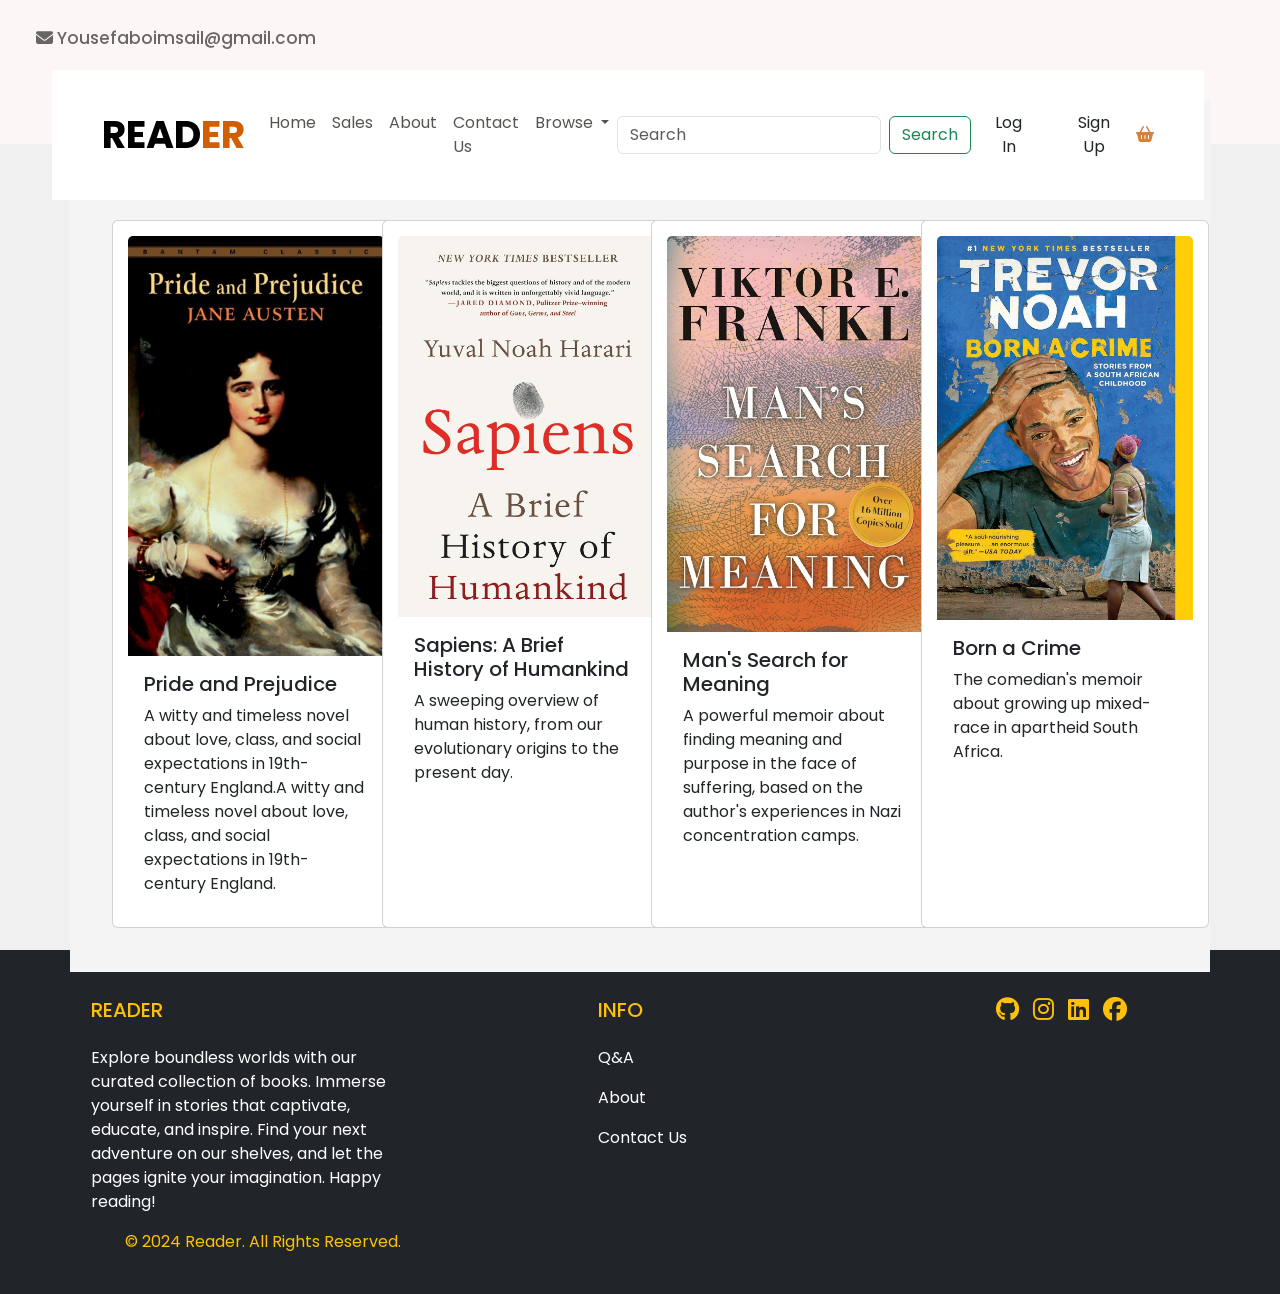
<file: reader/RandomBooks.html>
<!DOCTYPE html>
<html lang="en">

<head>
    <meta charset="UTF-8">
    <meta name="viewport" content="width=device-width, initial-scale=1.0">
    <title>Reader</title>
    <link rel="icon" href="image/android-chrome-192x192.png" type="image/png" sizes="192x192">

    <link rel="stylesheet" href="style.css">
    <link href="https://cdn.jsdelivr.net/npm/bootstrap@5.3.3/dist/css/bootstrap.min.css" rel="stylesheet"
        integrity="sha384-QWTKZyjpPEjISv5WaRU9OFeRpok6YctnYmDr5pNlyT2bRjXh0JMhjY6hW+ALEwIH" crossorigin="anonymous">
    <link rel="preconnect" href="https://fonts.googleapis.com">
    <link rel="preconnect" href="https://fonts.gstatic.com" crossorigin>
    <link
        href="https://fonts.googleapis.com/css2?family=Poppins:ital,wght@0,100;0,200;0,300;0,400;0,500;0,600;0,700;0,800;0,900&display=swap"
        rel="stylesheet">
    <link rel="stylesheet" href="https://cdnjs.cloudflare.com/ajax/libs/font-awesome/6.4.2/css/all.min.css">
</head>

<body>
    <div class="content">
        <div class="header">
            <div class="nav-top-bar">
                <div class="container-fluid gx-0">
                    <div class="text-container">
                        <div class="text-content">
                            <a class="container-Em" href="mailto: Yousefaboimsail@gmail.com">
                                <p class="para-text"><span class="span-text"><i class="fa-solid fa-envelope"></i>
                                        Yousefaboimsail@gmail.com</span></p>
                            </a>
                        </div>
                        <div class="navbar-container">
                            <nav class="navbar navbar-expand-lg">
                                <div class="container-fluid">
                                    <a class="navbar-brand" href="index.html">
                                        <h3 class="heading-logo">Read<span class="er">er</span></h3>
                                    </a>
                                    <button class="navbar-toggler" type="button" data-bs-toggle="collapse"
                                        data-bs-target="#navbarSupportedContent" aria-controls="navbarSupportedContent"
                                        aria-expanded="false" aria-label="Toggle navigation">
                                        <span class="navbar-toggler-icon"></span>
                                    </button>
                                    <div class="collapse navbar-collapse" id="navbarSupportedContent">
                                        <ul class="navbar-nav me-auto mb-2 mb-lg-0">
                                            <li class="nav-item">
                                                <a class="nav-link" aria-current="page" href="index.html">Home</a>
                                            </li>
                                            <li class="nav-item">
                                                <a class="nav-link" href="Sales.html">Sales</a>
                                            </li>
                                            <li class="nav-item">
                                                <a class="nav-link" href="About.html">About</a>
                                            </li>
                                            <li class="nav-item">
                                                <a class="nav-link" href="contectus.html">Contact Us</a>
                                            </li>
                                            <li class="nav-item dropdown">
                                                <a class="nav-link dropdown-toggle" href="#" role="button"
                                                    data-bs-toggle="dropdown" aria-expanded="false">
                                                    Browse
                                                </a>
                                                <ul class="dropdown-menu">
                                                    <li><a class="dropdown-item" href="RandomBooks.html">Random
                                                            Books</a>
                                                    </li>
                                                    <li><a class="dropdown-item" href="Fiction.html">Fiction</a></li>
                                                    <li><a class="dropdown-item" href="TrueCrime.html">True Crime</a>
                                                    </li>
                                                    <li><a class="dropdown-item" href="Horror.html">Horror</a></li>
                                                </ul>
                                            </li>
                                        </ul>
                                        <form class="d-flex" role="search">
                                            <input class="form-control me-2" type="search" placeholder="Search"
                                                aria-label="Search">
                                            <button class="btn btn-outline-success" type="submit">Search</button>
                                        </form>
                                        <div class="d-grid gap-2 d-md-flex justify-content-md-end">

                                            <button class="btn btn-Light me-md-2" type="button" id="navbarLoginBtn">Log
                                                In</button>

                                            <button class="btn btn-Light" type="button" id="navbarSignupBtn">Sign
                                                Up</button>

                                        </div>
                                        <div class="shopping-nav">
                                            <a href="#" data-bs-toggle="offcanvas" data-bs-target="#offcanvasScrolling"
                                                aria-controls="offcanvasScrolling">
                                                <i id="cart" class="fa-solid fa-basket-shopping"></i>
                                            </a>
                                        </div>
                                    </div>
                                </div>
                            </nav>
                        </div>
                    </div>
                </div>
                <div class="offcanvas offcanvas-end" data-bs-scroll="true" data-bs-backdrop="false" tabindex="-1" id="offcanvasScrolling" aria-labelledby="offcanvasScrollingLabel">
                    <div class="offcanvas-header">
                        <h5 class="offcanvas-title" id="offcanvasScrollingLabel">Shopping Cart</h5>
                        <button type="button" class="btn-close" data-bs-dismiss="offcanvas" aria-label="Close"></button>
                    </div>
                    <div class="offcanvas-body"> <!-- Added container -->
                        <div class="container"> <!-- Container starts here -->
                            <div class="row">
                                <div class="col">
                                    <!-- Your content here -->
                                    <h6  style="margin-left: -100px;">Your Cart is Empty</h6>
                                  <a href="RandomBooks.html"> <button type="button" class="btn btn-warning" style="margin-top: 300px;">Add Items</button></a> 
                                </div>
                            </div>
                        </div> <!-- Container ends here -->
                    </div>
                </div>
                <div class="modal fade" id="authModal" tabindex="-1" aria-labelledby="authModalLabel"
                    aria-hidden="true">
                    <div class="modal-dialog">
                        <div class="modal-content">
                            <div class="modal-header">
                                <h1 class="modal-title fs-5" id="authModalLabel">Sign Up</h1>
                                <button type="button" class="btn-close" data-bs-dismiss="modal"
                                    aria-label="Close"></button>
                            </div>
                            <div class="modal-body">
                                <div class="container">
                                    <div class="form-box">
                                        <h1 id="formTitle">Sign Up</h1>
                                        <form>
                                            <div class="input-group">
                                                <div class="input-field" id="nameField">
                                                    <i class="fa-solid fa-user"></i>
                                                    <input type="text" placeholder="Name">
                                                </div>
                                                <div class="input-field">
                                                    <i class="fa-solid fa-envelope"></i>
                                                    <input type="email" placeholder="Email">
                                                </div>
                                                <div class="input-field" id="passwordField">
                                                    <i class="fa-solid fa-lock"></i>
                                                    <input type="password" placeholder="Password">
                                                </div>
                                                <p>
                                                    Lost password?
                                                    <a href="#" id="forgotPasswordBtn">
                                                        Click Here
                                                    </a>
                                                </p>
                                            </div>
                                            <div class="btn-field">
                                                <button type="button" id="formSignupBtn">Sign Up</button>
                                                <button type="button" id="formLoginBtn" class="disable">Log In</button>
                                            </div>
                                            <div class="btn-field">
                                                <div></div>
                                                <button type="button" id="formSendBtn" class="disable">Send</button>
                                            </div>
                                        </form>
                                    </div>
                                </div>
                            </div>
                        </div>
                    </div>
                </div>

                <script src="https://cdn.jsdelivr.net/npm/bootstrap@5.3.3/dist/js/bootstrap.bundle.min.js"
                    integrity="sha384-YvpcrYf0tY3lHB60NNkmXc5s9fDVZLESaAA55NDzOxhy9GkcIdslK1eN7N6jIeHz"
                    crossorigin="anonymous"></script>
                <script>
                    // Code to handle form switching inside the modal
                    let formSignupBtn = document.getElementById("formSignupBtn");
                    let formLoginBtn = document.getElementById("formLoginBtn");
                    let formSendBtn = document.getElementById("formSendBtn");
                    let nameField = document.getElementById("nameField");
                    let formTitle = document.getElementById("formTitle");
                    let passField = document.getElementById("passwordField");
                    let forgotPass = document.getElementById("forgotPasswordBtn");
                    let navbarLogin = document.getElementById("navbarLoginBtn");
                    let navbarSignup = document.getElementById("navbarSignupBtn");

                    formSendBtn.onclick = function () {
                        passField.style.maxHeight = "60px";
                        formSendBtn.style.maxHeight = "0";
                        formTitle.innerHTML = "Log In";
                        formSignupBtn.classList.remove("disable");
                        formLoginBtn.classList.remove("disable");
                    }

                    forgotPass.onclick = function () {
                        nameField.style.maxHeight = "0";
                        passField.style.maxHeight = "0";
                        formSendBtn.style.maxHeight = "60px";
                        formTitle.innerHTML = "Forgot Password";
                        formSignupBtn.classList.add("disable");
                        formLoginBtn.classList.add("disable");
                        formSendBtn.classList.remove("disable");
                    }

                    formLoginBtn.onclick = function () {
                        nameField.style.maxHeight = "0";
                        formSendBtn.style.maxHeight = "0";
                        passField.style.maxHeight = "60px";
                        formTitle.innerHTML = "Log In";
                        formSignupBtn.classList.remove("disable");
                        formLoginBtn.classList.remove("disable");
                        formSendBtn.classList.remove("disable");
                    }

                    formSignupBtn.onclick = function () {
                        nameField.style.maxHeight = "60px";
                        passField.style.maxHeight = "60px";
                        formSendBtn.style.maxHeight = "0";
                        formTitle.innerHTML = "Sign Up";
                        formSignupBtn.classList.remove("disable");
                        formLoginBtn.classList.remove("disable");
                    }


                    // Code to handle navbar button clicks to show the modal
                    let navbarLoginBtn = document.getElementById("navbarLoginBtn");
                    let navbarSignupBtn = document.getElementById("navbarSignupBtn");

                    navbarLoginBtn.onclick = function () {
                        formLoginBtn.click();
                        new bootstrap.Modal(document.getElementById('authModal')).show();
                    }

                    navbarSignupBtn.onclick = function () {
                        formSignupBtn.click();
                        new bootstrap.Modal(document.getElementById('authModal')).show();
                    }
                </script>
                <div id="card-4" class="container mt-5" >
                    <div class="row" style="margin-top: 100px; margin-right: 50px; ">
                        <div class="col-lg-3 col-md-6 mb-4">
                            <div class="card h-100" style="width: 18rem;">
                                    <img src="image/imgb-10.jpg" class="card-img-top" alt="Pride and Prejudice">
                                <div class="card-body">
                                    <h5 class="card-title">Pride and Prejudice</h5>
                                    <p class="card-text">A witty and timeless novel about love, class, and social
                                        expectations in
                                        19th-century England.A witty and timeless novel about love, class, and social
                                        expectations
                                        in 19th-century England.</p>

                                </div>
                            </div>
                        </div>
                        <div class="col-lg-3 col-md-6 mb-4">
                            <div class="card h-100" style="width: 18rem;">
                                    <img src="image/imgb-13.jpg" class="card-img-top"
                                        alt="Sapiens: A Brief History of Humankind Book">
                                <div class="card-body">
                                    <h5 class="card-title">Sapiens: A Brief History of Humankind</h5>
                                    <p class="card-text">A sweeping overview of human history, from our evolutionary
                                        origins to the
                                        present day.</p>
                                </div>
                            </div>
                        </div>
                        <div class="col-lg-3 col-md-6 mb-4">
                            <div class="card h-100" style="width: 18rem;">
                                    <img src="image/imgb-14.jpg" class="card-img-top"
                                        alt="Man's Search for Meaning Book">
                                <div class="card-body">
                                    <h5 class="card-title">Man's Search for Meaning</h5>
                                    <p class="card-text">A powerful memoir about finding meaning and purpose in the face
                                        of
                                        suffering, based on the author's experiences in Nazi concentration camps.</p>
                                </div>
                            </div>
                        </div>
                        <div class="col-lg-3 col-md-6 mb-4">
                    <div class="card h-100" style="width: 18rem;">
                                    <img src="image/imgb-15.jpg" class="card-img-top" alt="Born a Crime Book">
                                <div class="card-body">
                                    <h5 class="card-title">Born a Crime</h5>
                                    <p class="card-text">The comedian's memoir about growing up mixed-race in apartheid
                                        South Africa.
                                    </p>
                                </div>
                            </div>
                        </div>
                    </div>
                </div>
            </div>
        </div>
        <footer style="margin-top: 50px;" class="bg-dark text-white pt-5 pb-4">
            <div class="container-2. text-center-2 text-md-left">
                <div class="row text-center-2 text-md-left">
                    <div class="col-md-3 col-lg-3 col-xl-3 mx-auto ml-3">
                        <h5 class="text-uppercase mb-4 font-weight-bold text-warning">Reader</h5>
                        <p>Explore boundless worlds with our curated collection of books. Immerse yourself in stories
                            that
                            captivate, educate, and inspire. Find your next adventure on our shelves, and let the pages
                            ignite your imagination. Happy reading!</p>

                    </div>
                    <div class="col-md-2 col-lg-2 col-xl-2 mx-auto ml-3">
                        <h5 class="text-uppercase mb-4 font-weight-bold text-warning">Info</h5>
                        <p>
                            <a href="Q&A.html" class="text-white" style="text-decoration: none;">Q&A</a>
                        </p>
                        <p>
                            <a href="About.html" class="text-white" style="text-decoration: none;">About</a>
                        </p>
                        <p>
                            <a href="contectus.html" class="text-white" style="text-decoration: none;">Contact Us</a>
                        </p>

                    </div>
                    <div class="col-md-2 col-lg-2 col-xl-2 mx-auto ml-3">
                        <div class="text-container2">
                            <div class="social-links ">
                                <a id="social-links" href="https://github.com/yzoomx" target="_blank"><i
                                        class="fa-brands fa-github fa-xl"></i></a>
                                <a id="social-links" href="" target="_blank"><i
                                        class="fa-brands fa-instagram fa-xl"></i></a>
                                <a id="social-links" href="https://www.linkedin.com/in/yousef-aboismail-8574a1252/"
                                    target="_blank"><i class="fa-brands fa-linkedin fa-xl"></i></a>
                                <a id="social-links" href="" target="_blank"><i
                                        class="fa-brands fa-facebook fa-xl"></i></a>
                            </div>
                        </div>
                    </div>
                </div>
            </div>
            <p class="copy">&copy; 2024 Reader. All Rights Reserved.</p>
        </footer>
</body>

</html>
</file>
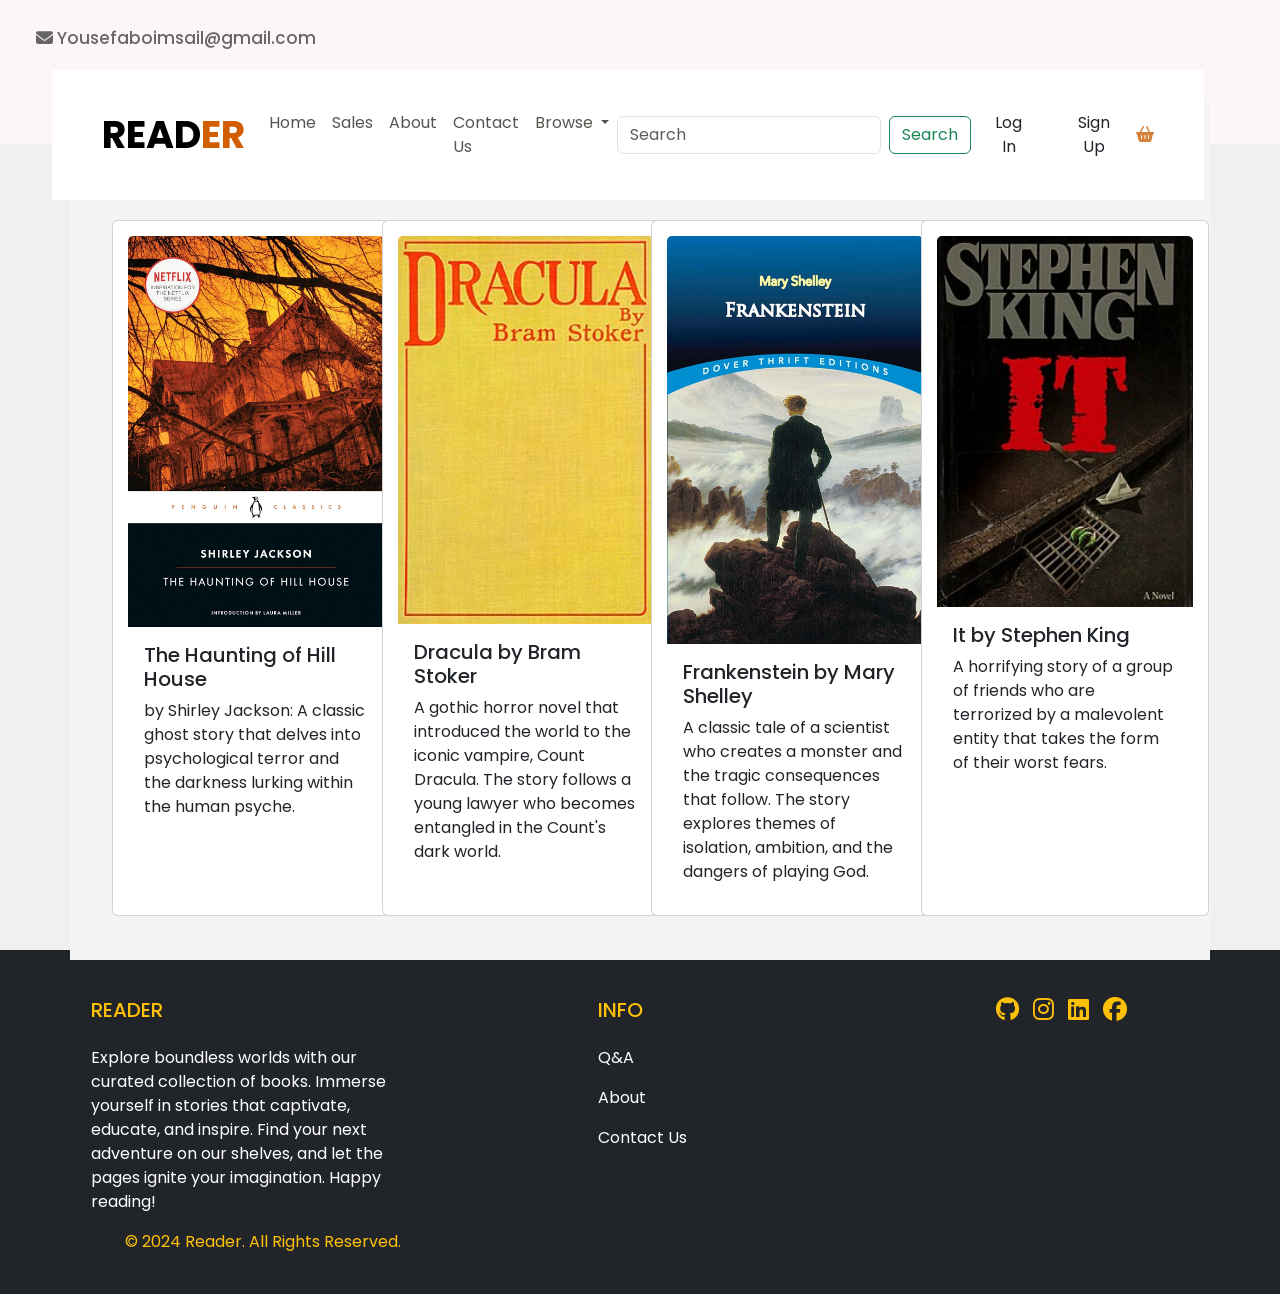
<file: reader/Sales.html>
<!DOCTYPE html>
<html lang="en">

<head>
    <meta charset="UTF-8">
    <meta name="viewport" content="width=device-width, initial-scale=1.0">
    <title>Reader</title>
    <link rel="icon" href="image/android-chrome-192x192.png" type="image/png" sizes="192x192">

    <link rel="stylesheet" href="style.css">
    <link href="https://cdn.jsdelivr.net/npm/bootstrap@5.3.3/dist/css/bootstrap.min.css" rel="stylesheet"
        integrity="sha384-QWTKZyjpPEjISv5WaRU9OFeRpok6YctnYmDr5pNlyT2bRjXh0JMhjY6hW+ALEwIH" crossorigin="anonymous">
    <link rel="preconnect" href="https://fonts.googleapis.com">
    <link rel="preconnect" href="https://fonts.gstatic.com" crossorigin>
    <link
        href="https://fonts.googleapis.com/css2?family=Poppins:ital,wght@0,100;0,200;0,300;0,400;0,500;0,600;0,700;0,800;0,900&display=swap"
        rel="stylesheet">
    <link rel="stylesheet" href="https://cdnjs.cloudflare.com/ajax/libs/font-awesome/6.4.2/css/all.min.css">
</head>

<body>
    <div class="content">
    <div class="header">
        <div class="nav-top-bar">
            <div class="container-fluid gx-0">
                <div class="text-container">
                    <div class="text-content">
                        <a class="container-Em" href="mailto: Yousefaboimsail@gmail.com">
                            <p class="para-text"><span class="span-text"><i class="fa-solid fa-envelope"></i>
                                    Yousefaboimsail@gmail.com</span></p>
                        </a>
                    </div>
                    <div class="navbar-container">
                        <nav class="navbar navbar-expand-lg">
                            <div class="container-fluid">
                                <a class="navbar-brand" href="index.html">
                                    <h3 class="heading-logo">Read<span class="er">er</span></h3>
                                </a>
                                <button class="navbar-toggler" type="button" data-bs-toggle="collapse"
                                    data-bs-target="#navbarSupportedContent" aria-controls="navbarSupportedContent"
                                    aria-expanded="false" aria-label="Toggle navigation">
                                    <span class="navbar-toggler-icon"></span>
                                </button>
                                <div class="collapse navbar-collapse" id="navbarSupportedContent">
                                    <ul class="navbar-nav me-auto mb-2 mb-lg-0">
                                        <li class="nav-item">
                                            <a class="nav-link" aria-current="page" href="index.html">Home</a>
                                        </li>
                                        <li class="nav-item">
                                            <a class="nav-link" href="Sales.html">Sales</a>
                                        </li>
                                        <li class="nav-item">
                                            <a class="nav-link" href="About.html">About</a>
                                        </li>
                                        <li class="nav-item">
                                            <a class="nav-link" href="contectus.html">Contact Us</a>
                                        </li>
                                        <li class="nav-item dropdown">
                                            <a class="nav-link dropdown-toggle" href="#" role="button"
                                                data-bs-toggle="dropdown" aria-expanded="false">
                                                Browse
                                            </a>
                                            <ul class="dropdown-menu">
                                                <li><a class="dropdown-item" href="RandomBooks.html">Random Books</a>
                                                </li>
                                                <li><a class="dropdown-item" href="Fiction.html">Fiction</a></li>
                                                <li><a class="dropdown-item" href="TrueCrime.html">True Crime</a></li>
                                                <li><a class="dropdown-item" href="Horror.html">Horror</a></li>
                                            </ul>
                                        </li>
                                    </ul>
                                    <form class="d-flex" role="search">
                                        <input class="form-control me-2" type="search" placeholder="Search"
                                            aria-label="Search">
                                        <button class="btn btn-outline-success" type="submit">Search</button>
                                    </form>
                                    <div class="d-grid gap-2 d-md-flex justify-content-md-end">

                                        <button class="btn btn-Light me-md-2" type="button" id="navbarLoginBtn">Log
                                            In</button>

                                        <button class="btn btn-Light" type="button" id="navbarSignupBtn">Sign
                                            Up</button>

                                    </div>
                                    <div class="shopping-nav">
                                        <a href="#" data-bs-toggle="offcanvas" data-bs-target="#offcanvasScrolling"
                                            aria-controls="offcanvasScrolling">
                                            <i id="cart" class="fa-solid fa-basket-shopping"></i>
                                        </a>
                                    </div>
                                </div>
                            </div>
                        </nav>
                    </div>
                </div>
            </div>
            <div class="offcanvas offcanvas-end" data-bs-scroll="true" data-bs-backdrop="false" tabindex="-1" id="offcanvasScrolling" aria-labelledby="offcanvasScrollingLabel">
                <div class="offcanvas-header">
                    <h5 class="offcanvas-title" id="offcanvasScrollingLabel">Shopping Cart</h5>
                    <button type="button" class="btn-close" data-bs-dismiss="offcanvas" aria-label="Close"></button>
                </div>
                <div class="offcanvas-body"> <!-- Added container -->
                    <div class="container"> <!-- Container starts here -->
                        <div class="row">
                            <div class="col">
                                <!-- Your content here -->
                                <h6  style="margin-left: -100px;">Your Cart is Empty</h6>
                              <a href="RandomBooks.html"> <button type="button" class="btn btn-warning" style="margin-top: 300px;">Add Items</button></a> 
                            </div>
                        </div>
                    </div> <!-- Container ends here -->
                </div>
            </div>
            <div class="modal fade" id="authModal" tabindex="-1" aria-labelledby="authModalLabel" aria-hidden="true">
                <div class="modal-dialog">
                    <div class="modal-content">
                        <div class="modal-header">
                            <h1 class="modal-title fs-5" id="authModalLabel">Sign Up</h1>
                            <button type="button" class="btn-close" data-bs-dismiss="modal" aria-label="Close"></button>
                        </div>
                        <div class="modal-body">
                            <div class="container">
                                <div class="form-box">
                                    <h1 id="formTitle">Sign Up</h1>
                                    <form>
                                        <div class="input-group">
                                            <div class="input-field" id="nameField">
                                                <i class="fa-solid fa-user"></i>
                                                <input type="text" placeholder="Name">
                                            </div>
                                            <div class="input-field">
                                                <i class="fa-solid fa-envelope"></i>
                                                <input type="email" placeholder="Email">
                                            </div>
                                            <div class="input-field" id="passwordField">
                                                <i class="fa-solid fa-lock"></i>
                                                <input type="password" placeholder="Password">
                                            </div>
                                            <p>
                                                Lost password?
                                                <a href="#" id="forgotPasswordBtn">
                                                    Click Here
                                                </a>
                                            </p>
                                        </div>
                                        <div class="btn-field">
                                            <button type="button" id="formSignupBtn">Sign Up</button>
                                            <button type="button" id="formLoginBtn" class="disable">Log In</button>
                                        </div>
                                        <div class="btn-field">
                                            <div></div>
                                            <button type="button" id="formSendBtn" class="disable">Send</button>
                                        </div>
                                    </form>
                                </div>
                            </div>
                        </div>
                    </div>
                </div>
            </div>

            <script src="https://cdn.jsdelivr.net/npm/bootstrap@5.3.3/dist/js/bootstrap.bundle.min.js"
                integrity="sha384-YvpcrYf0tY3lHB60NNkmXc5s9fDVZLESaAA55NDzOxhy9GkcIdslK1eN7N6jIeHz"
                crossorigin="anonymous"></script>
            <script>
                // Code to handle form switching inside the modal
                let formSignupBtn = document.getElementById("formSignupBtn");
                let formLoginBtn = document.getElementById("formLoginBtn");
                let formSendBtn = document.getElementById("formSendBtn");
                let nameField = document.getElementById("nameField");
                let formTitle = document.getElementById("formTitle");
                let passField = document.getElementById("passwordField");
                let forgotPass = document.getElementById("forgotPasswordBtn");
                let navbarLogin = document.getElementById("navbarLoginBtn");
                let navbarSignup = document.getElementById("navbarSignupBtn");

                formSendBtn.onclick = function () {
                    passField.style.maxHeight = "60px";
                    formSendBtn.style.maxHeight = "0";
                    formTitle.innerHTML = "Log In";
                    formSignupBtn.classList.remove("disable");
                    formLoginBtn.classList.remove("disable");
                }

                forgotPass.onclick = function () {
                    nameField.style.maxHeight = "0";
                    passField.style.maxHeight = "0";
                    formSendBtn.style.maxHeight = "60px";
                    formTitle.innerHTML = "Forgot Password";
                    formSignupBtn.classList.add("disable");
                    formLoginBtn.classList.add("disable");
                    formSendBtn.classList.remove("disable");
                }

                formLoginBtn.onclick = function () {
                    nameField.style.maxHeight = "0";
                    formSendBtn.style.maxHeight = "0";
                    passField.style.maxHeight = "60px";
                    formTitle.innerHTML = "Log In";
                    formSignupBtn.classList.remove("disable");
                    formLoginBtn.classList.remove("disable");
                    formSendBtn.classList.remove("disable");
                }

                formSignupBtn.onclick = function () {
                    nameField.style.maxHeight = "60px";
                    passField.style.maxHeight = "60px";
                    formSendBtn.style.maxHeight = "0";
                    formTitle.innerHTML = "Sign Up";
                    formSignupBtn.classList.remove("disable");
                    formLoginBtn.classList.remove("disable");
                }


                // Code to handle navbar button clicks to show the modal
                let navbarLoginBtn = document.getElementById("navbarLoginBtn");
                let navbarSignupBtn = document.getElementById("navbarSignupBtn");

                navbarLoginBtn.onclick = function () {
                    formLoginBtn.click();
                    new bootstrap.Modal(document.getElementById('authModal')).show();
                }

                navbarSignupBtn.onclick = function () {
                    formSignupBtn.click();
                    new bootstrap.Modal(document.getElementById('authModal')).show();
                }
            </script>
            <div class="content-1-text">
                <div class="About-text">
                    <p></p>
                </div>
            </div>
            <div id="card-5" class="container mt-5">
                <div class="row" style="margin-top: 100px; margin-right: 50px;">
                    <div class="col-lg-3 col-md-6 mb-4">
                        <div class="card h-100" style="width: 18rem;">
                                    <img src="image/imgb-4.jpg" class="card-img-top" alt="The Haunting of Hill House Book">
                                <div class="card-body">
                                    <h5 class="card-title">The Haunting of Hill House</h5>
                                    <p class="card-text">by Shirley Jackson: A classic ghost story that delves into psychological terror and the darkness lurking within the human psyche.</p>
                                </div>
                            </div>
                        </div>
                        <div class="col-lg-3 col-md-6 mb-4">
                            <div class="card h-100" style="width: 18rem;">
                                    <img src="image/imgb-17.jpg" class="card-img-top" alt="Dracula by Bram Stoker Book">
                                <div class="card-body">
                                    <h5 class="card-title">Dracula by Bram Stoker</h5>
                                    <p class="card-text">A gothic horror novel that introduced the world to the iconic vampire, Count Dracula. The story follows a young lawyer who becomes entangled in the Count's dark world.</p>
                                </div>
                            </div>
                        </div>
                        <div class="col-lg-3 col-md-6 mb-4">
                            <div class="card h-100" style="width: 18rem;">
                                    <img src="image/imgb-18.jpg" class="card-img-top" alt="Frankenstein by Mary Shelley Book">
                                <div class="card-body">
                                    <h5 class="card-title">Frankenstein by Mary Shelley</h5>
                                    <p class="card-text">A classic tale of a scientist who creates a monster and the tragic consequences that follow. The story explores themes of isolation, ambition, and the dangers of playing God.</p>
                                </div>
                            </div>
                        </div>
                        <div class="col-lg-3 col-md-6 mb-4">
                            <div class="card h-100" style="width: 18rem;">
                                    <img src="image/imgb-19.jpg" class="card-img-top" alt="It by Stephen King Book">
                                <div class="card-body">
                                    <h5 class="card-title">It by Stephen King</h5>
                                    <p class="card-text">A horrifying story of a group of friends who are terrorized by a malevolent entity that takes the form of their worst fears.</p>
                                </div>
                            </div>
                        </div>
                    </div>
                </div>
            </div>
        </div>
            <footer class="bg-dark text-white pt-5 pb-4" style="margin-top: 50px;">
                <div class="container-2. text-center-2 text-md-left">
                    <div class="row text-center-2 text-md-left">
                        <div class="col-md-3 col-lg-3 col-xl-3 mx-auto ml-3">
                            <h5 class="text-uppercase mb-4 font-weight-bold text-warning">Reader</h5>
                            <p>Explore boundless worlds with our curated collection of books. Immerse yourself in stories that
                                captivate, educate, and inspire. Find your next adventure on our shelves, and let the pages
                                ignite your imagination. Happy reading!</p>
                                
                        </div>
                        <div class="col-md-2 col-lg-2 col-xl-2 mx-auto ml-3">
                            <h5 class="text-uppercase mb-4 font-weight-bold text-warning">Info</h5>
                            <p>
                                <a href="Q&A.html" class="text-white" style="text-decoration: none;">Q&A</a>
                            </p>

                            <p>
                                <a href="About.html" class="text-white" style="text-decoration: none;">About</a>
                            </p>
                            <p>
                                <a href="contectus.html" class="text-white" style="text-decoration: none;">Contact Us</a>
                            </p>
        
                        </div>
                        <div  class="col-md-2 col-lg-2 col-xl-2 mx-auto ml-3">
                            <div class="text-container2">
                                <div  class="social-links ">
                                    <a id="social-links" href="https://github.com/yzoomx" target="_blank"><i
                                            class="fa-brands fa-github fa-xl"></i></a>
                                    <a id="social-links" href="" target="_blank"><i class="fa-brands fa-instagram fa-xl"></i></a>
                                    <a id="social-links" href="https://www.linkedin.com/in/yousef-aboismail-8574a1252/" target="_blank"><i
                                            class="fa-brands fa-linkedin fa-xl"></i></a>
                                    <a id="social-links" href="" target="_blank"><i class="fa-brands fa-facebook fa-xl"></i></a>
                                </div>
                            </div>
                        </div>
                    </div>
                            <p class="copy">&copy; 2024 Reader. All Rights Reserved.</p>
        
                </div>
        
            </footer>
</body>

</html>
</file>
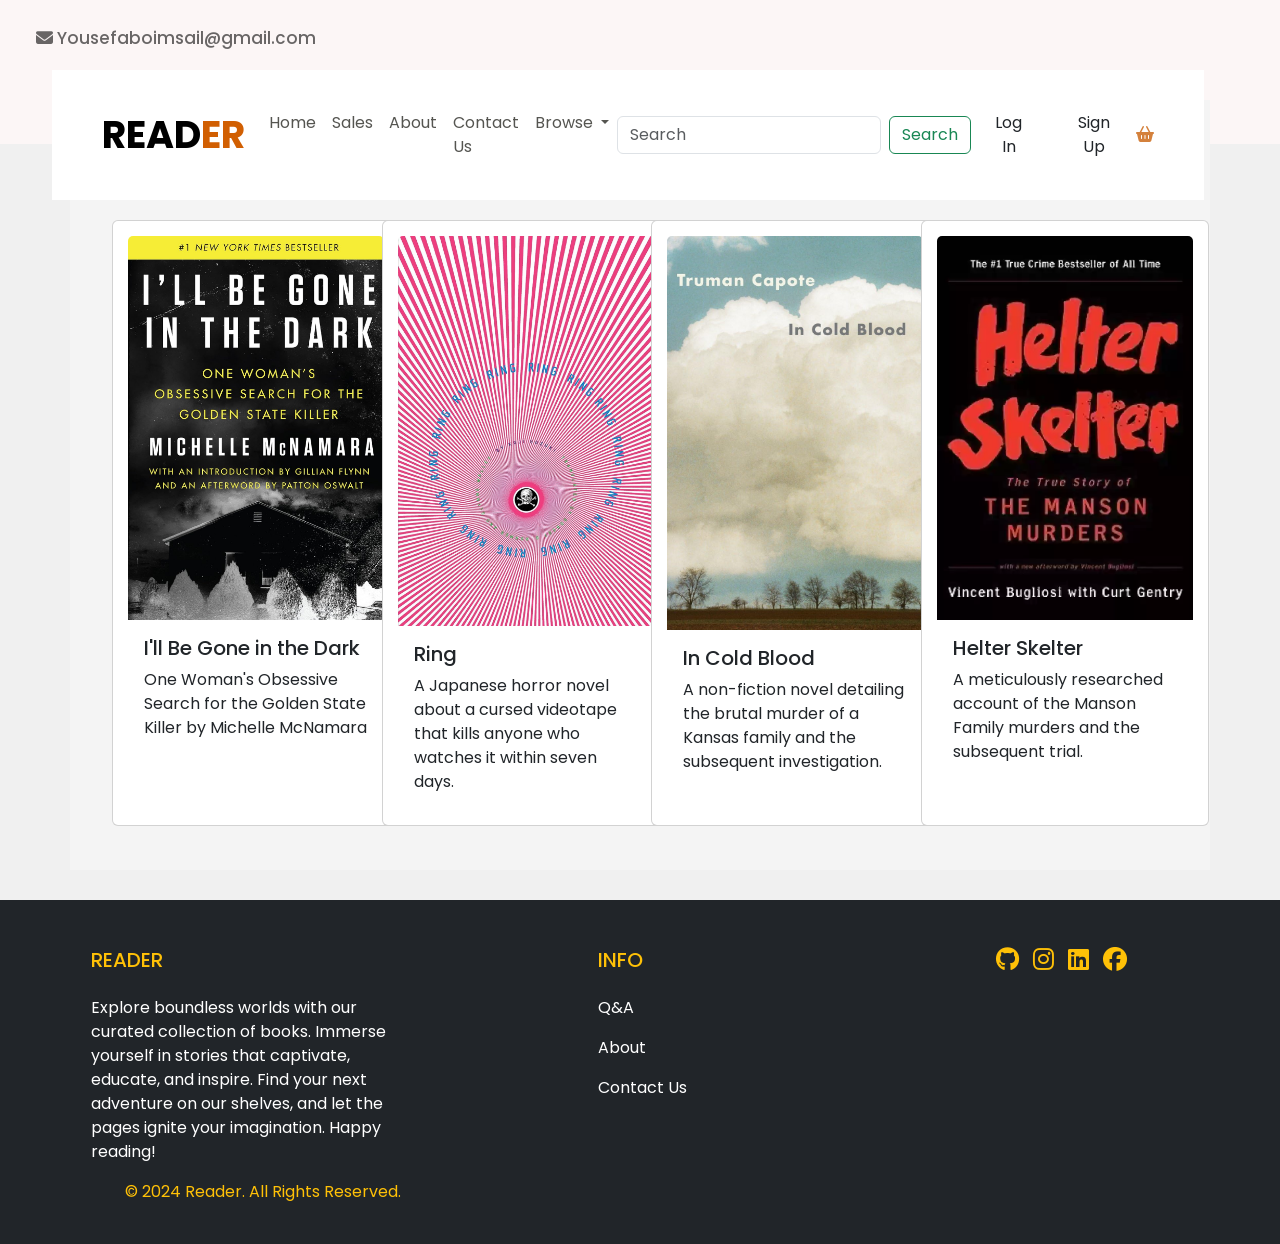
<file: reader/TrueCrime.html>
<!DOCTYPE html>
<html lang="en">

<head>
    <meta charset="UTF-8">
    <meta name="viewport" content="width=device-width, initial-scale=1.0">
    <title>Reader</title>
    <link rel="icon" href="image/android-chrome-192x192.png" type="image/png" sizes="192x192">

    <link rel="stylesheet" href="style.css">
    <link href="https://cdn.jsdelivr.net/npm/bootstrap@5.3.3/dist/css/bootstrap.min.css" rel="stylesheet"
        integrity="sha384-QWTKZyjpPEjISv5WaRU9OFeRpok6YctnYmDr5pNlyT2bRjXh0JMhjY6hW+ALEwIH" crossorigin="anonymous">
    <link rel="preconnect" href="https://fonts.googleapis.com">
    <link rel="preconnect" href="https://fonts.gstatic.com" crossorigin>
    <link
        href="https://fonts.googleapis.com/css2?family=Poppins:ital,wght@0,100;0,200;0,300;0,400;0,500;0,600;0,700;0,800;0,900&display=swap"
        rel="stylesheet">
    <link rel="stylesheet" href="https://cdnjs.cloudflare.com/ajax/libs/font-awesome/6.4.2/css/all.min.css">
</head>

<body>
    <div class="content">
    <div class="header">
        <div class="nav-top-bar">
            <div class="container-fluid gx-0">
                <div class="text-container">
                    <div class="text-content">
                        <a class="container-Em" href="mailto: Yousefaboimsail@gmail.com">
                            <p class="para-text"><span class="span-text"><i class="fa-solid fa-envelope"></i>
                                    Yousefaboimsail@gmail.com</span></p>
                        </a>
                    </div>
                    <div class="navbar-container">
                        <nav class="navbar navbar-expand-lg">
                            <div class="container-fluid">
                                <a class="navbar-brand" href="index.html">
                                    <h3 class="heading-logo">Read<span class="er">er</span></h3>
                                </a>
                                <button class="navbar-toggler" type="button" data-bs-toggle="collapse"
                                    data-bs-target="#navbarSupportedContent" aria-controls="navbarSupportedContent"
                                    aria-expanded="false" aria-label="Toggle navigation">
                                    <span class="navbar-toggler-icon"></span>
                                </button>
                                <div class="collapse navbar-collapse" id="navbarSupportedContent">
                                    <ul class="navbar-nav me-auto mb-2 mb-lg-0">
                                        <li class="nav-item">
                                            <a class="nav-link" aria-current="page" href="index.html">Home</a>
                                        </li>
                                        <li class="nav-item">
                                            <a class="nav-link" href="Sales.html">Sales</a>
                                        </li>
                                        <li class="nav-item">
                                            <a class="nav-link" href="About.html">About</a>
                                        </li>
                                        <li class="nav-item">
                                            <a class="nav-link" href="contectus.html">Contact Us</a>
                                        </li>
                                        <li class="nav-item dropdown">
                                            <a class="nav-link dropdown-toggle" href="#" role="button"
                                                data-bs-toggle="dropdown" aria-expanded="false">
                                                Browse
                                            </a>
                                            <ul class="dropdown-menu">
                                                <li><a class="dropdown-item" href="RandomBooks.html">Random Books</a>
                                                </li>
                                                <li><a class="dropdown-item" href="Fiction.html">Fiction</a></li>
                                                <li><a class="dropdown-item" href="TrueCrime.html">True Crime</a></li>
                                                <li><a class="dropdown-item" href="Horror.html">Horror</a></li>
                                            </ul>
                                        </li>
                                    </ul>
                                    <form class="d-flex" role="search">
                                        <input class="form-control me-2" type="search" placeholder="Search"
                                            aria-label="Search">
                                        <button class="btn btn-outline-success" type="submit">Search</button>
                                    </form>
                                    <div class="d-grid gap-2 d-md-flex justify-content-md-end">

                                        <button class="btn btn-Light me-md-2" type="button" id="navbarLoginBtn">Log
                                            In</button>

                                        <button class="btn btn-Light" type="button" id="navbarSignupBtn">Sign
                                            Up</button>

                                    </div>
                                    <div class="shopping-nav">
                                        <a href="#" data-bs-toggle="offcanvas" data-bs-target="#offcanvasScrolling"
                                            aria-controls="offcanvasScrolling">
                                            <i id="cart" class="fa-solid fa-basket-shopping"></i>
                                        </a>
                                    </div>
                                </div>
                            </div>
                        </nav>
                    </div>
                </div>
            </div>
            <div class="offcanvas offcanvas-end" data-bs-scroll="true" data-bs-backdrop="false" tabindex="-1" id="offcanvasScrolling" aria-labelledby="offcanvasScrollingLabel">
                <div class="offcanvas-header">
                    <h5 class="offcanvas-title" id="offcanvasScrollingLabel">Shopping Cart</h5>
                    <button type="button" class="btn-close" data-bs-dismiss="offcanvas" aria-label="Close"></button>
                </div>
                <div class="offcanvas-body"> <!-- Added container -->
                    <div class="container"> <!-- Container starts here -->
                        <div class="row">
                            <div class="col">
                                <!-- Your content here -->
                                <h6  style="margin-left: -100px;">Your Cart is Empty</h6>
                              <a href="RandomBooks.html"> <button type="button" class="btn btn-warning" style="margin-top: 300px;">Add Items</button></a> 
                            </div>
                        </div>
                    </div> <!-- Container ends here -->
                </div>
            </div>
            <div class="modal fade" id="authModal" tabindex="-1" aria-labelledby="authModalLabel" aria-hidden="true">
                <div class="modal-dialog">
                    <div class="modal-content">
                        <div class="modal-header">
                            <h1 class="modal-title fs-5" id="authModalLabel">Sign Up</h1>
                            <button type="button" class="btn-close" data-bs-dismiss="modal" aria-label="Close"></button>
                        </div>
                        <div class="modal-body">
                            <div class="container">
                                <div class="form-box">
                                    <h1 id="formTitle">Sign Up</h1>
                                    <form>
                                        <div class="input-group">
                                            <div class="input-field" id="nameField">
                                                <i class="fa-solid fa-user"></i>
                                                <input type="text" placeholder="Name">
                                            </div>
                                            <div class="input-field">
                                                <i class="fa-solid fa-envelope"></i>
                                                <input type="email" placeholder="Email">
                                            </div>
                                            <div class="input-field" id="passwordField">
                                                <i class="fa-solid fa-lock"></i>
                                                <input type="password" placeholder="Password">
                                            </div>
                                            <p>
                                                Lost password?
                                                <a href="#" id="forgotPasswordBtn">
                                                    Click Here
                                                </a>
                                            </p>
                                        </div>
                                        <div class="btn-field">
                                            <button type="button" id="formSignupBtn">Sign Up</button>
                                            <button type="button" id="formLoginBtn" class="disable">Log In</button>
                                        </div>
                                        <div class="btn-field">
                                            <div></div>
                                            <button type="button" id="formSendBtn" class="disable">Send</button>
                                        </div>
                                    </form>
                                </div>
                            </div>
                        </div>
                    </div>
                </div>
            </div>

            <script src="https://cdn.jsdelivr.net/npm/bootstrap@5.3.3/dist/js/bootstrap.bundle.min.js"
                integrity="sha384-YvpcrYf0tY3lHB60NNkmXc5s9fDVZLESaAA55NDzOxhy9GkcIdslK1eN7N6jIeHz"
                crossorigin="anonymous"></script>
            <script>
                // Code to handle form switching inside the modal
                let formSignupBtn = document.getElementById("formSignupBtn");
                let formLoginBtn = document.getElementById("formLoginBtn");
                let formSendBtn = document.getElementById("formSendBtn");
                let nameField = document.getElementById("nameField");
                let formTitle = document.getElementById("formTitle");
                let passField = document.getElementById("passwordField");
                let forgotPass = document.getElementById("forgotPasswordBtn");

                formSendBtn.onclick = function () {
                    passField.style.maxHeight = "60px";
                    formSendBtn.style.maxHeight = "0";
                    formTitle.innerHTML = "Log In";
                    formSignupBtn.classList.remove("disable");
                    formLoginBtn.classList.remove("disable");
                }

                forgotPass.onclick = function () {
                    nameField.style.maxHeight = "0";
                    passField.style.maxHeight = "0";
                    formSendBtn.style.maxHeight = "60px";
                    formTitle.innerHTML = "Forgot Password";
                    formSignupBtn.classList.add("disable");
                    formLoginBtn.classList.add("disable");
                    formSendBtn.classList.remove("disable");
                }

                formLoginBtn.onclick = function () {
                    nameField.style.maxHeight = "0";
                    formSendBtn.style.maxHeight = "0";
                    passField.style.maxHeight = "60px";
                    formTitle.innerHTML = "Log In";
                    formSignupBtn.classList.remove("disable");
                    formLoginBtn.classList.remove("disable");
                    formSendBtn.classList.remove("disable");
                }

                formSignupBtn.onclick = function () {
                    nameField.style.maxHeight = "60px";
                    passField.style.maxHeight = "60px";
                    formSendBtn.style.maxHeight = "0";
                    formTitle.innerHTML = "Sign Up";
                    formSignupBtn.classList.remove("disable");
                    formLoginBtn.classList.remove("disable");
                }


                // Code to handle navbar button clicks to show the modal
                let navbarLoginBtn = document.getElementById("navbarLoginBtn");
                let navbarSignupBtn = document.getElementById("navbarSignupBtn");

                navbarLoginBtn.onclick = function () {
                    formLoginBtn.click();
                    new bootstrap.Modal(document.getElementById('authModal')).show();
                }

                navbarSignupBtn.onclick = function () {
                    formSignupBtn.click();
                    new bootstrap.Modal(document.getElementById('authModal')).show();
                }
            </script>
            <div id="card-5" class="container mt-5">
                <div class="row" style="margin-top: 100px; margin-right: 50px;">
                    <div class="col-lg-3 col-md-6 mb-4">
                        <div class="card h-100" style="width: 18rem;">
                                <img src="image/imgb-16.jpg" class="card-img-top" alt="I'll Be Gone in the Dark Book">
                            <div class="card-body">
                                <h5 class="card-title">I'll Be Gone in the Dark</h5>
                                <p class="card-text">One Woman's Obsessive Search for the Golden State Killer by
                                    Michelle McNamara</p>
                            </div>
                        </div>
                    </div>
                    <div class="col-lg-3 col-md-6 mb-4">
                        <div class="card h-100" style="width: 18rem;">
                                <img src="image/imgb-6.jpg" class="card-img-top" alt="Ring book">
                            <div class="card-body">
                                <h5 class="card-title">Ring</h5>
                                <p class="card-text">A Japanese horror novel about a cursed videotape that kills anyone
                                    who watches it within seven days.</p>
                            </div>
                        </div>
                    </div>
                    <div class="col-lg-3 col-md-6 mb-4">
                        <div class="card h-100" style="width: 18rem;">
                                <img src="image/imgb-7.jpg" class="card-img-top" alt="In Cold Blood Book">
                            <div class="card-body">
                                <h5 class="card-title">In Cold Blood</h5>
                                <p class="card-text">A non-fiction novel detailing the brutal murder of a Kansas family
                                    and the subsequent investigation.</p>
                            </div>
                        </div>
                    </div>
                    <div class="col-lg-3 col-md-6 mb-4">
                        <div class="card h-100" style="width: 18rem;">
                                <img src="image/imgb-8.webp" class="card-img-top" alt="Helter Skelter Book">
                            <div class="card-body">
                                <h5 class="card-title">Helter Skelter</h5>
                                <p class="card-text">A meticulously researched account of the Manson Family murders and
                                    the subsequent trial.</p>
                            </div>
                        </div>
                    </div>
                </div>
            </div>
        </div>
    </div>
</div>
<footer class="bg-dark text-white pt-5 pb-4">
    <div class="container-2. text-center-2 text-md-left">
        <div class="row text-center-2 text-md-left">
            <div class="col-md-3 col-lg-3 col-xl-3 mx-auto ml-3">
                <h5 class="text-uppercase mb-4 font-weight-bold text-warning">Reader</h5>
                <p>Explore boundless worlds with our curated collection of books. Immerse yourself in stories that
                    captivate, educate, and inspire. Find your next adventure on our shelves, and let the pages
                    ignite your imagination. Happy reading!</p>
                    
            </div>
            <div class="col-md-2 col-lg-2 col-xl-2 mx-auto ml-3">
                <h5 class="text-uppercase mb-4 font-weight-bold text-warning">Info</h5>
                <p>
                    <a href="Q&A.html" class="text-white" style="text-decoration: none;">Q&A</a>
                </p>
            
                <p>
                    <a href="About.html" class="text-white" style="text-decoration: none;">About</a>
                </p>
                <p>
                    <a href="contectus.html" class="text-white" style="text-decoration: none;">Contact Us</a>
                </p>

            </div>
            <div  class="col-md-2 col-lg-2 col-xl-2 mx-auto ml-3">
                <div class="text-container2">
                    <div  class="social-links ">
                        <a id="social-links" href="https://github.com/yzoomx" target="_blank"><i
                                class="fa-brands fa-github fa-xl"></i></a>
                        <a id="social-links" href="" target="_blank"><i class="fa-brands fa-instagram fa-xl"></i></a>
                        <a id="social-links" href="https://www.linkedin.com/in/yousef-aboismail-8574a1252/" target="_blank"><i
                                class="fa-brands fa-linkedin fa-xl"></i></a>
                        <a id="social-links" href="" target="_blank"><i class="fa-brands fa-facebook fa-xl"></i></a>
                    </div>
                </div>
            </div>
        </div>
                <p class="copy">&copy; 2024 Reader. All Rights Reserved.</p>

    </div>

</footer>
</body>

</html>
</file>
<file: reader/style.css>
* {
  margin: 0;
  padding: 0;
  box-sizing: border-box;
  font-family: "Poppins", sans-serif;
}
html, body {
  height: 100%;
}

body {
  display: flex;
  flex-direction: column;
  background-color: rgb(240, 240, 240) !important;
  overflow-x: hidden;
  /*height: 200vh;*/
}

.header {
  width: 100%;
  height: 100vh;
  position: relative;
}

.text-continer {
  display: flex;
  align-items: center;
  justify-content: space-between;
}
.container-Em{
  text-decoration: none;
}

.nav-top-bar {
  background-color: #fcf6f6;
  width: 100%;
  height: 16vh;
  padding: 26px;
}

.text-content {
  display: flex;
  align-items: center;
}

.para-text {
  margin-bottom: 0;
  font-size: 17px;
  color: rgba(0, 0, 0, 0.589);
  font-weight: 500;
  margin: 0 4px;
}

.span-text {
  padding: 0 6px;
}
.er{
  color: rgb(209, 95, 2);
}

.navbar-container {
  position: absolute;
  top: 70px;
  left: 52px;
  width: 90%;
  background-color: white;
  padding: 16px 38px;
  z-index: 55;
}

.heading-logo {
  font-size: 38px;
  font-weight: 700;
  text-transform: uppercase;
  margin-bottom: 0;
}


.nav-item .nav-link {
  color: rgba(8, 8, 0, 0.685);
}

.nav-item .nav-link:hover {
  color: rgb(0, 134, 244);
}
#cart{
  color: #d4813c;
}
.home-section {
  width: 100%;
  height: 84%;
}

.home-content {
  width: 100%;
  height: 85vh;
  background-position: right;
  background-size: cover;
  display: flex;
  justify-content: center;
  align-items: center;
  flex-direction: column;
  z-index: -55;
}

.img-1 {
  background-image: linear-gradient(rgba(196, 86, 86, 0.5), rgba(0, 0, 0, 0.5)),
    url("image/img-1.jpeg");
}

.img-2 {
  background-image: linear-gradient(rgba(196, 86, 86, 0.5), rgba(0, 0, 0, 0.5)),
    url("image/img-2.jpeg");
}

.img-3 {
  background-image: linear-gradient(rgba(196, 86, 86, 0.5), rgba(0, 0, 0, 0.5)),
    url("image/img-3.jpeg");
}
.img-4 {
  background-image: linear-gradient(rgba(196, 86, 86, 0.5), rgba(0, 0, 0, 0.5)),
    url("image/imgb-21.jpg");
}

.content-home {
  display: flex;
  justify-content: center;
  align-items: center;
  flex-direction: column;
  color: white;
}

.heading-home {
  font-size: 26px;
  font-weight: 600;
  margin-bottom: 22px;
}
.special-offer {
  color: red;
  position: sticky;
  font-size: 10em;
  font-weight: bold;
}

.heading-lg-home {
  font-size: 70px;
  font-weight: 700;
  letter-spacing: 1px;
  margin: 10px 0;
  text-align: center;
}

.btn-home {
  display: inline-block;
  padding: 18px 38px;
  background-color: rgb(209, 95, 2);
  text-decoration: none;
  color: white;
  font-size: 16px;
  font-weight: 600;
  margin: 28px 0 0 0;
  transition: 0.2s ease-in;
}

.btn-home:hover {
  background-color: rgb(229, 120, 22);
}

.icon-scroll {
  color: #fff;
  background-color: #212121;
  border-color: #212121;
  padding: 12px;
  font-size: 20px;
}
.about {
  width: 100%;
  margin-top: 120px;
  margin-bottom: 120px;
}
.heading-about {
  color: #000;
  display: block;
  font-size: 37px;
  font-weight: 700;
  line-height: 50px;
  text-transform: uppercase;
  text-align: center;
  padding: 20px 0px;
  position: relative;
}
.heading-about::before {
  content: "";
  position: absolute;
  top: 44px;
  left: 134px;
  width: 80px;
  background-color: rgb(241, 138, 54);
  height: 3px;
  width: 149px;
}
.heading-about::after {
  content: "";
  position: absolute;
  top: 44px;
  right: 134px;
  width: 80px;
  background-color: rgb(241, 138, 54);
  height: 3px;
  width: 149px;
}
.para-about-details {
  display: block;
  color: #0e0f10;
  font-size: 16px;
  line-height: 35px;
  margin-bottom: 0px;
  text-align: center;
  max-width: 1000px;
  margin: auto;
}

.img-about{
  margin-top: auto;
}

/* this part and bellow contains the style for the login page */
.container {
  width: 100%;
  padding: 20px;
  display: flex;
  justify-content: center;
  align-items: center;
  background-color: #f4f4f4;
}

.form-box {
  width: 100%;
  max-width: 450px;
  background: #fff;
  padding: 50px 40px 60px;
  border-radius: 10px;
  box-shadow: 0px 5px 10px rgba(0, 0, 0, 0.1);
  text-align: center;
}

.form-box h1 {
  font-size: 30px;
  margin-bottom: 20px;
  color: #333;
  position: relative;
}

.form-box h1::after {
  content: "";
  width: 30px;
  height: 4px;
  border-radius: 3px;
  background: #d4813c;
  position: absolute;
  bottom: -10px;
  left: 50%;
  transform: translateX(-50%);
}

.input-group {
  margin-bottom: 30px;
  /* begin - center the input boxes in the login/signup pages */
  display: flex;
  flex-direction: column;
  align-items: center; /* Center the input fields horizontally */
  /* end - center the input boxes in the login/signup pages */

}

.input-field {
  background: #eaeaea;
  margin: 15px 0;
  border-radius: 5px;
  display: flex;
  align-items: center;
  padding: 0 15px;
  transition: max-height 0.5s;
  overflow: hidden;
}

input {
  width: 100%;
  background: transparent;
  border: 0;
  outline: 0;
  padding: 18px 15px;
  color: #333;
  font-size: 16px;
  position: sticky;
}

.input-field i {
  color: #999;
  margin-right: 10px;
}

form p {
  text-align: left;
  font-size: 14px;
  margin: 15px 0;
}

form p a {
  text-decoration: none;
  color: #2170d8;
}

.btn-field {
  display: flex;
  justify-content: space-between;
  margin-top: 20px;
}

.btn-field button {
  flex-basis: 48%;
  background: #d4813c;
  color: #fff;
  height: 45px;
  border-radius: 3px;
  border: 0;
  outline: 0;
  cursor: pointer;
  transition: background 0.3s;
}
#navbarLoginBtn:hover{
  background: #bf6c27;
}
#navbarSignupBtn:hover{
  background: #bf6c27;
}
#navbarSignupBtn , #navbarLoginBtn{
  margin: 10px;
}

.btn-field button:hover {
  background: #bf6c27;
}

.btn-field button.disable {
  background: #eaeaea;
  color: #555;
}

.disable:hover {
  background: #eaeaea;
  cursor: not-allowed;
}
.disable{
  display: none;
}

@media (max-width: 768px) {
  .form-box {
    padding: 30px 20px;
  }
}
/* the styling for the signin and signup ends here */

.card{
  margin-right: 30px;
  margin-left:30px;
  padding: 15px;
  height: 100%;
}
.card-1{
  margin-right: 30px;
  margin-left: 30px;
  padding: 15px;
  height: 100%;
}
.card-2{
  margin-right: 30px;
  margin-left: 30px;
  padding: 15px;
  height: 100%;
}
.card-3{
  margin-right: 30px;
  margin-left: 30px;
  padding: 15px;
  height: 100%;
}
.card-4{
  margin-right: 30px;
  margin-left: 30px;
  padding: 15px;
  height: 100%;
}
.card-5{
  margin-right: 30px;
  margin-left: 30px;
  padding: 15px;
  height: 100%;
}
.card-body{
  padding: 15px;
}

.container-book{
  background: none;
}

.text-container2{
  display: flex;
  justify-content: space-between;
  align-items: center;  
}
#social-links{
  color: rgb(255, 193, 7);
  margin-right: 10px;
}

.copy{
  margin-left: 125px;
  color: rgb(255, 193, 7);

}

#accordionExample{
  margin-top: 200px;
}
.content {
  flex: 1;
}
.footer {
  width: 100%;
  background-color: #333;
  color: #fff;
  text-align: center;
}
</file>
